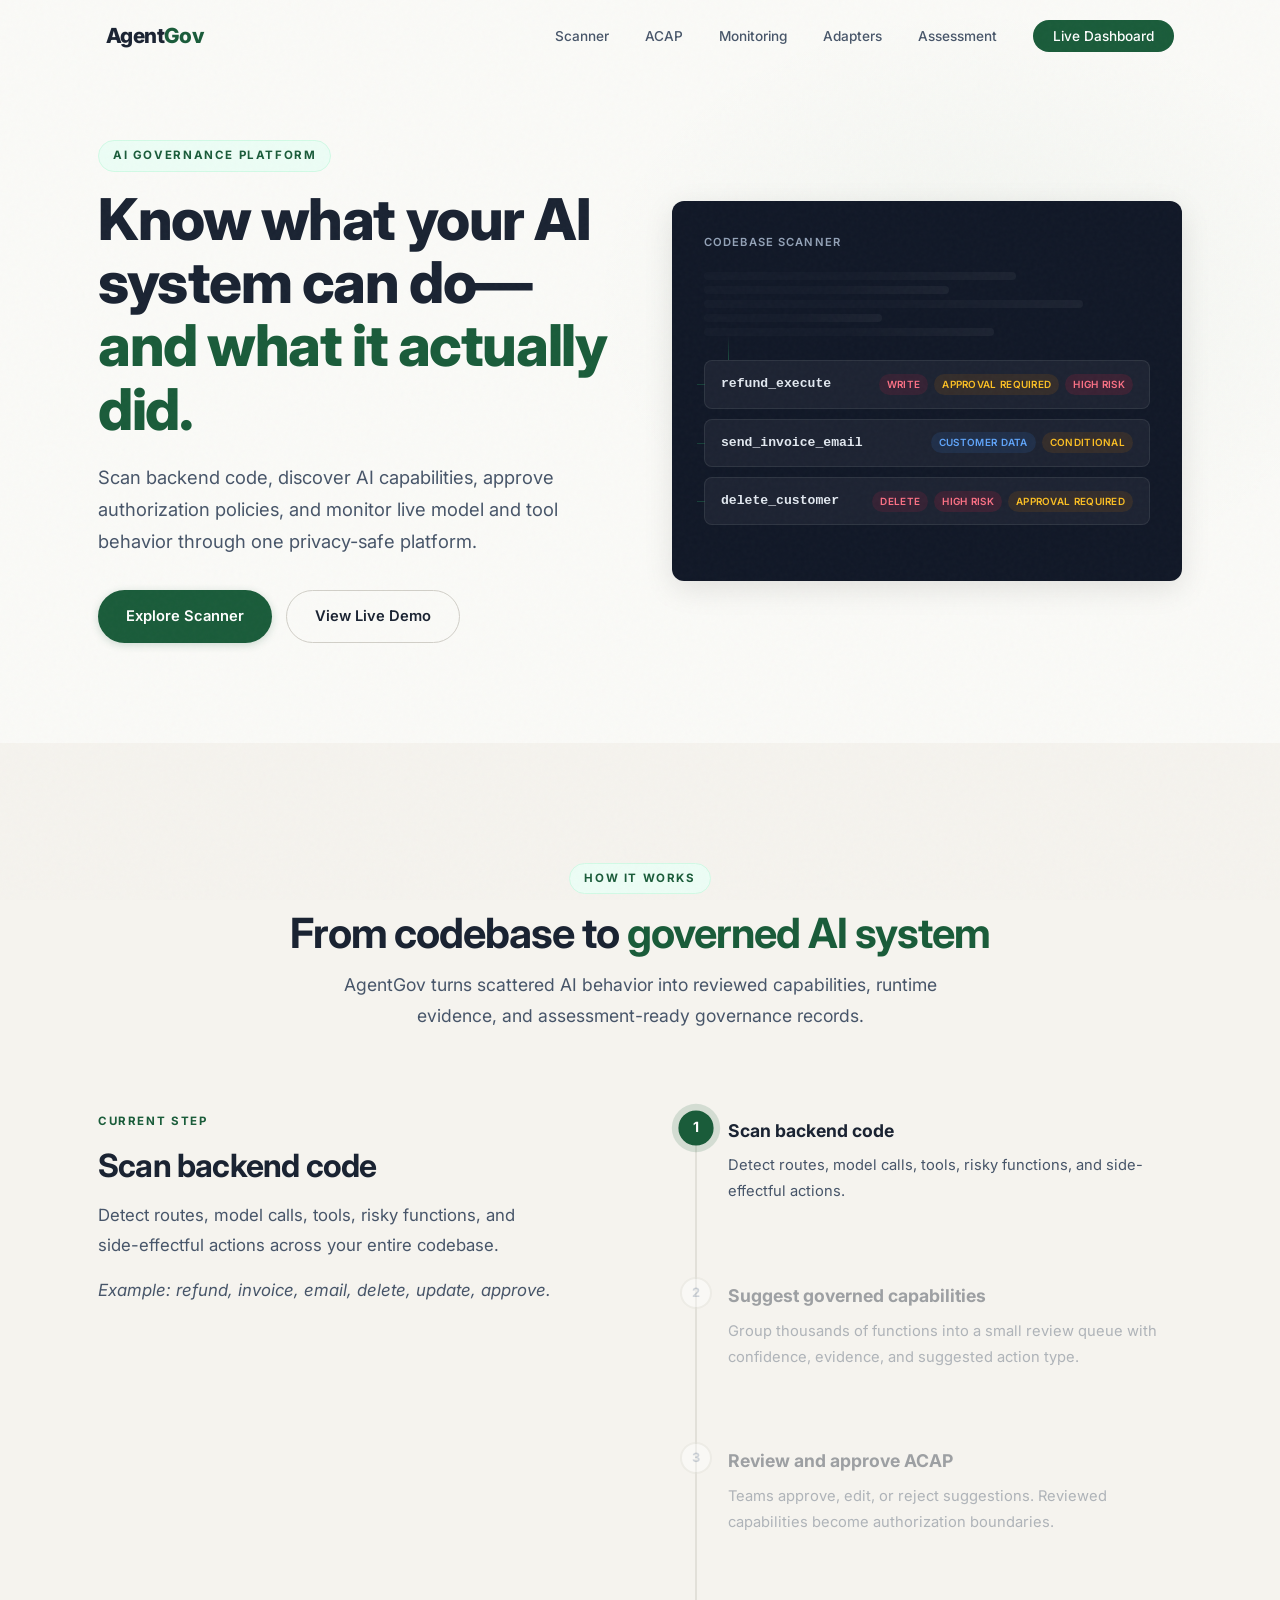
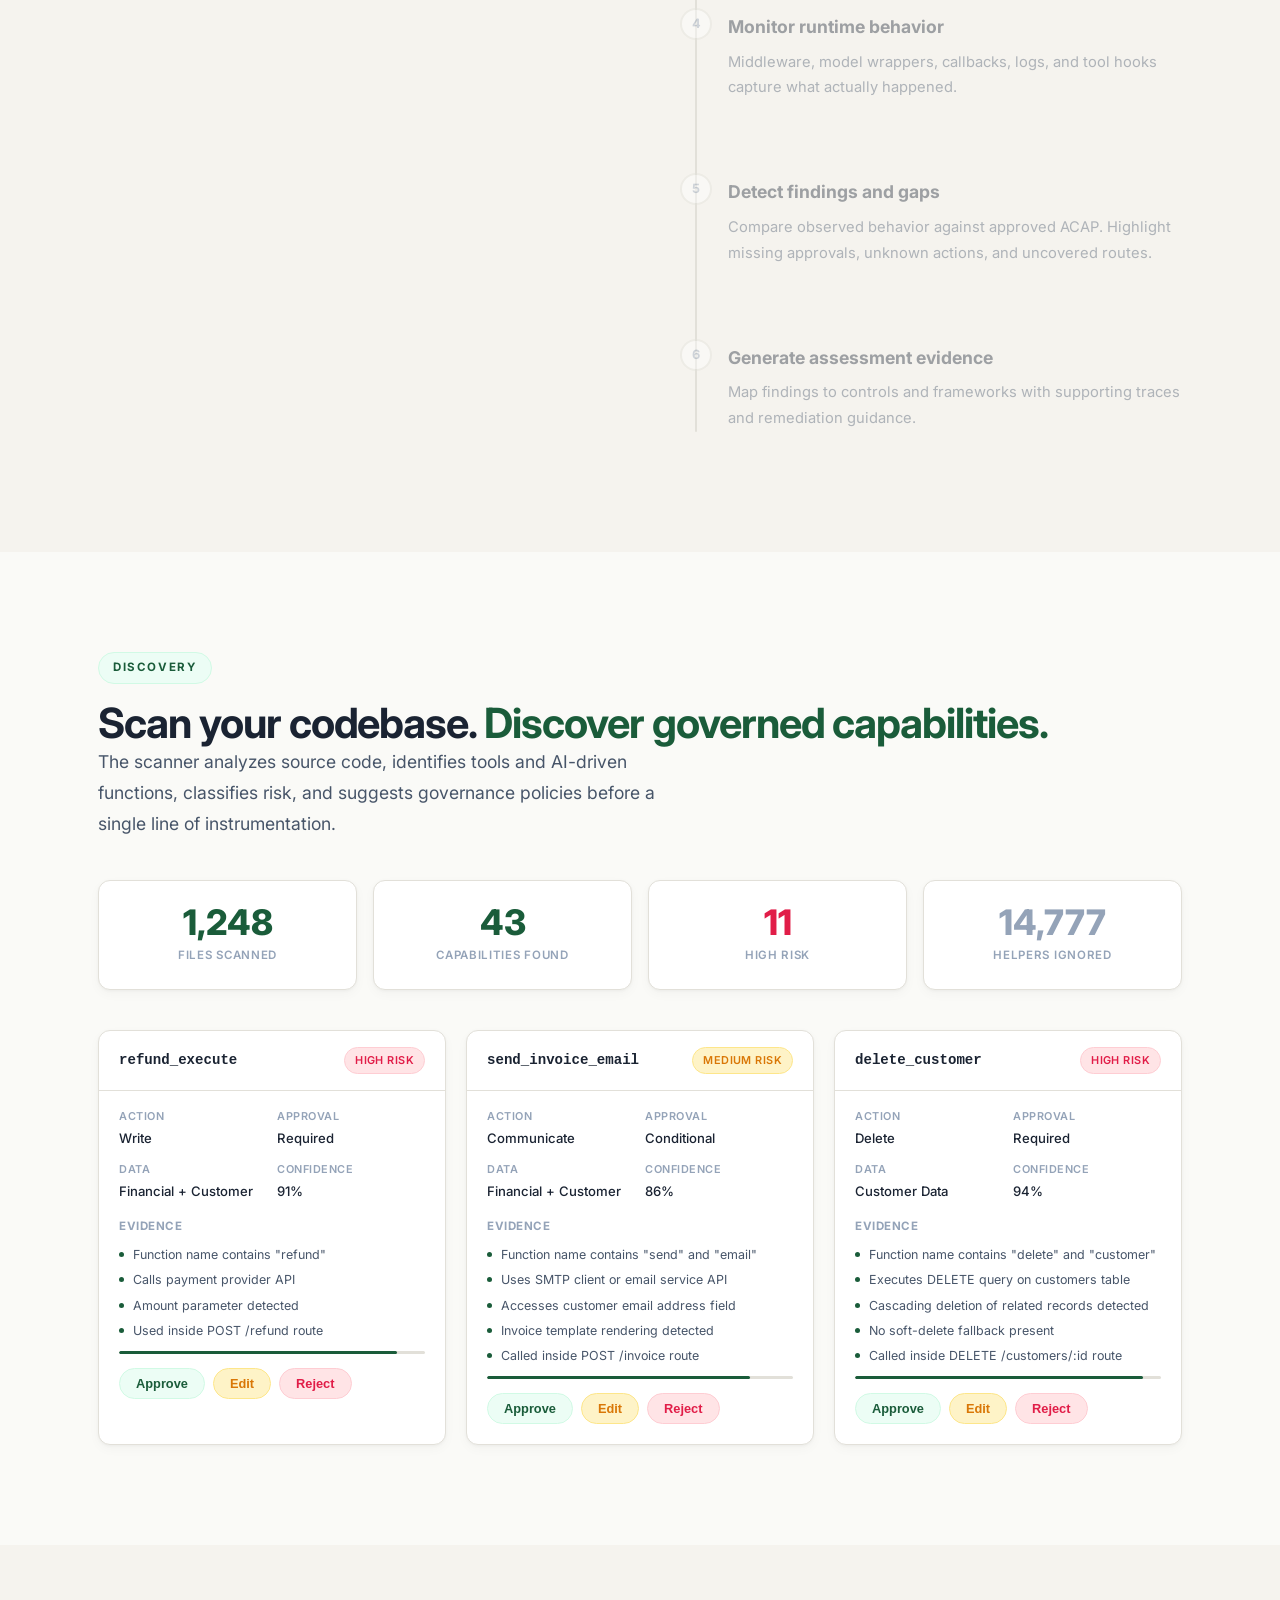
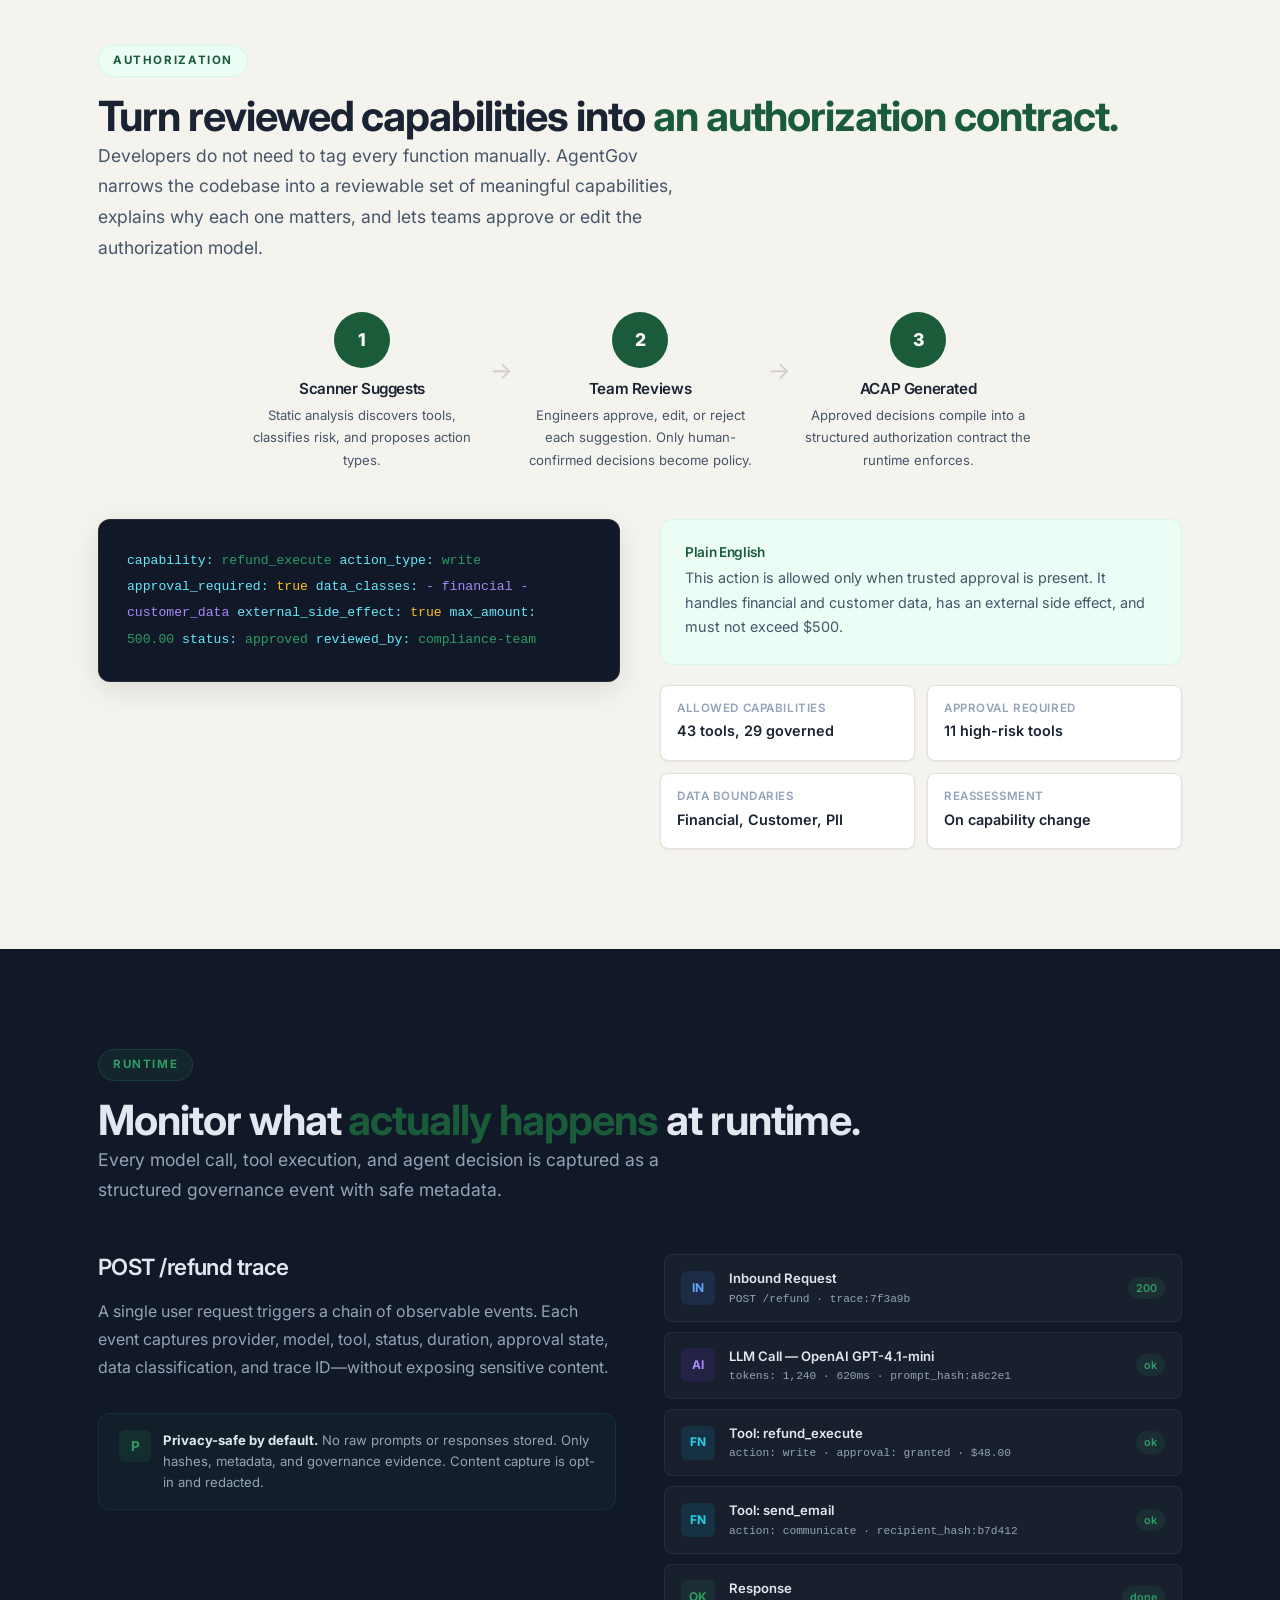
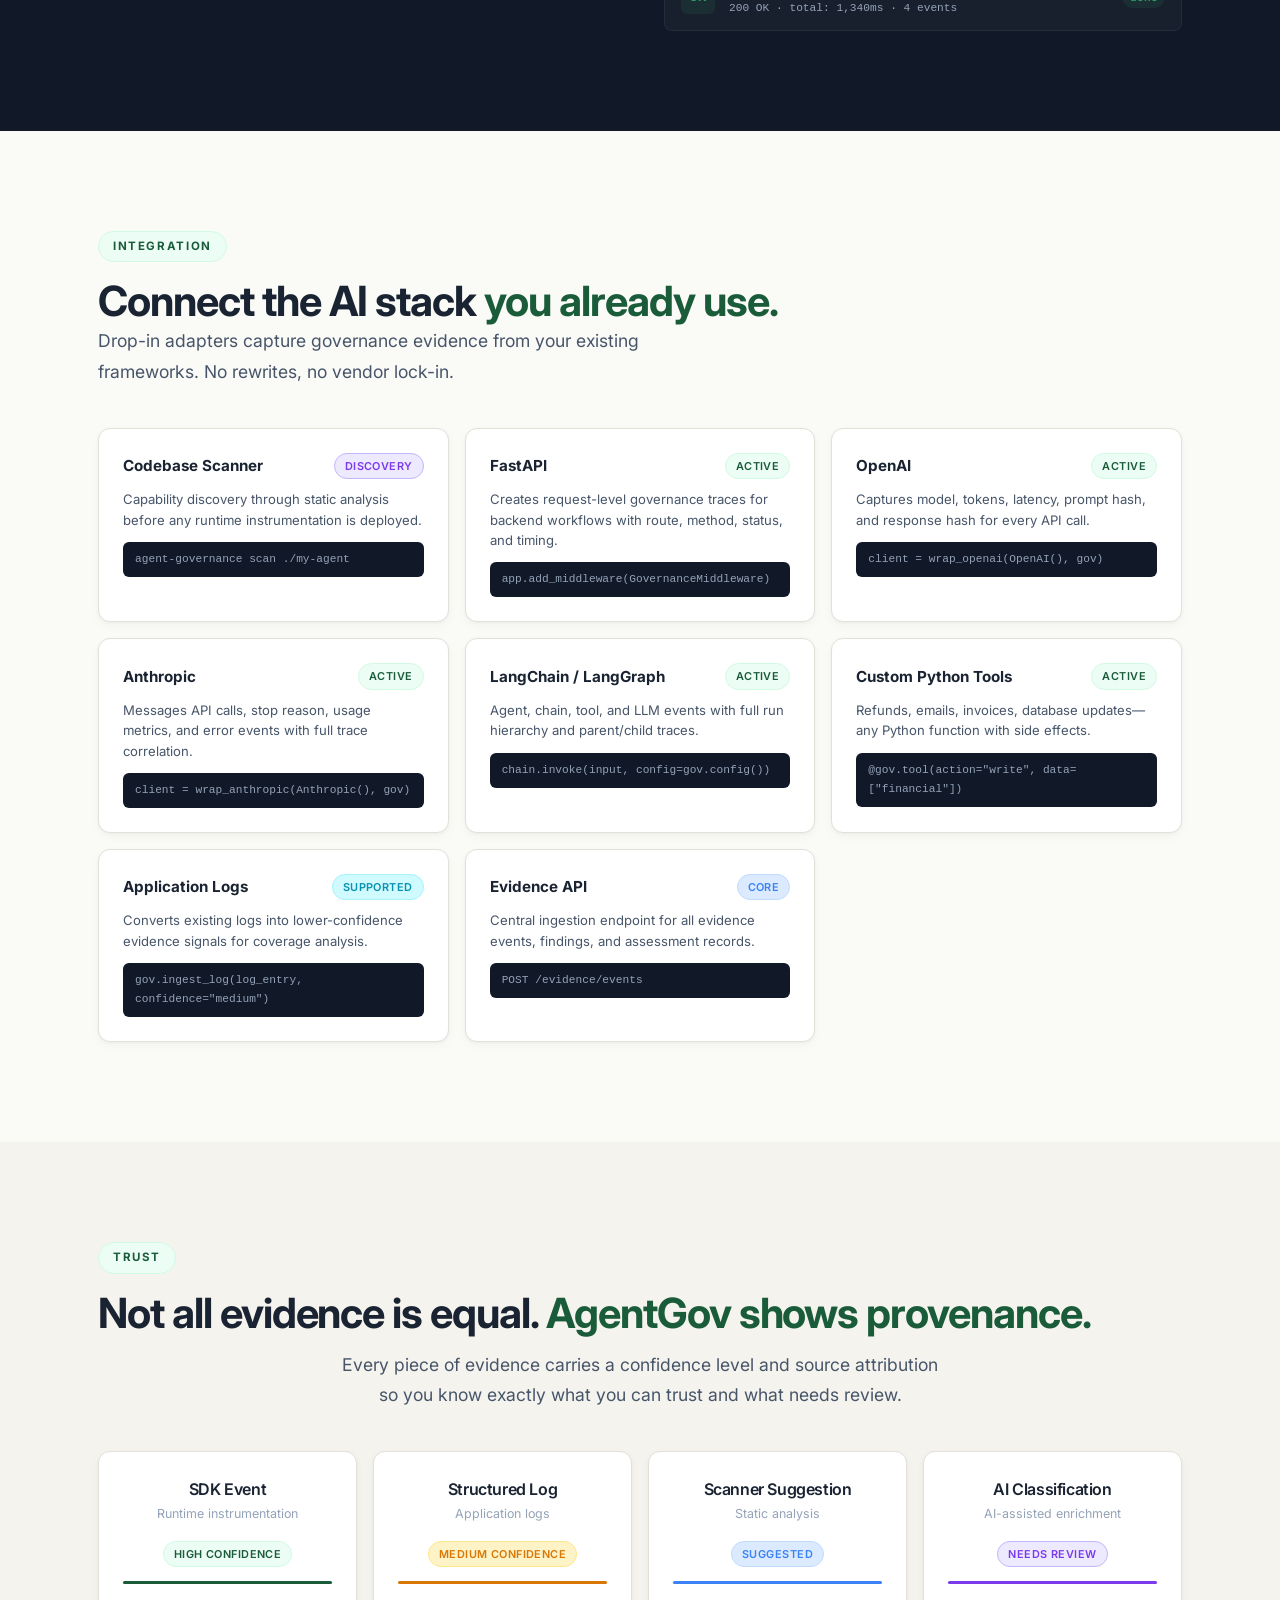
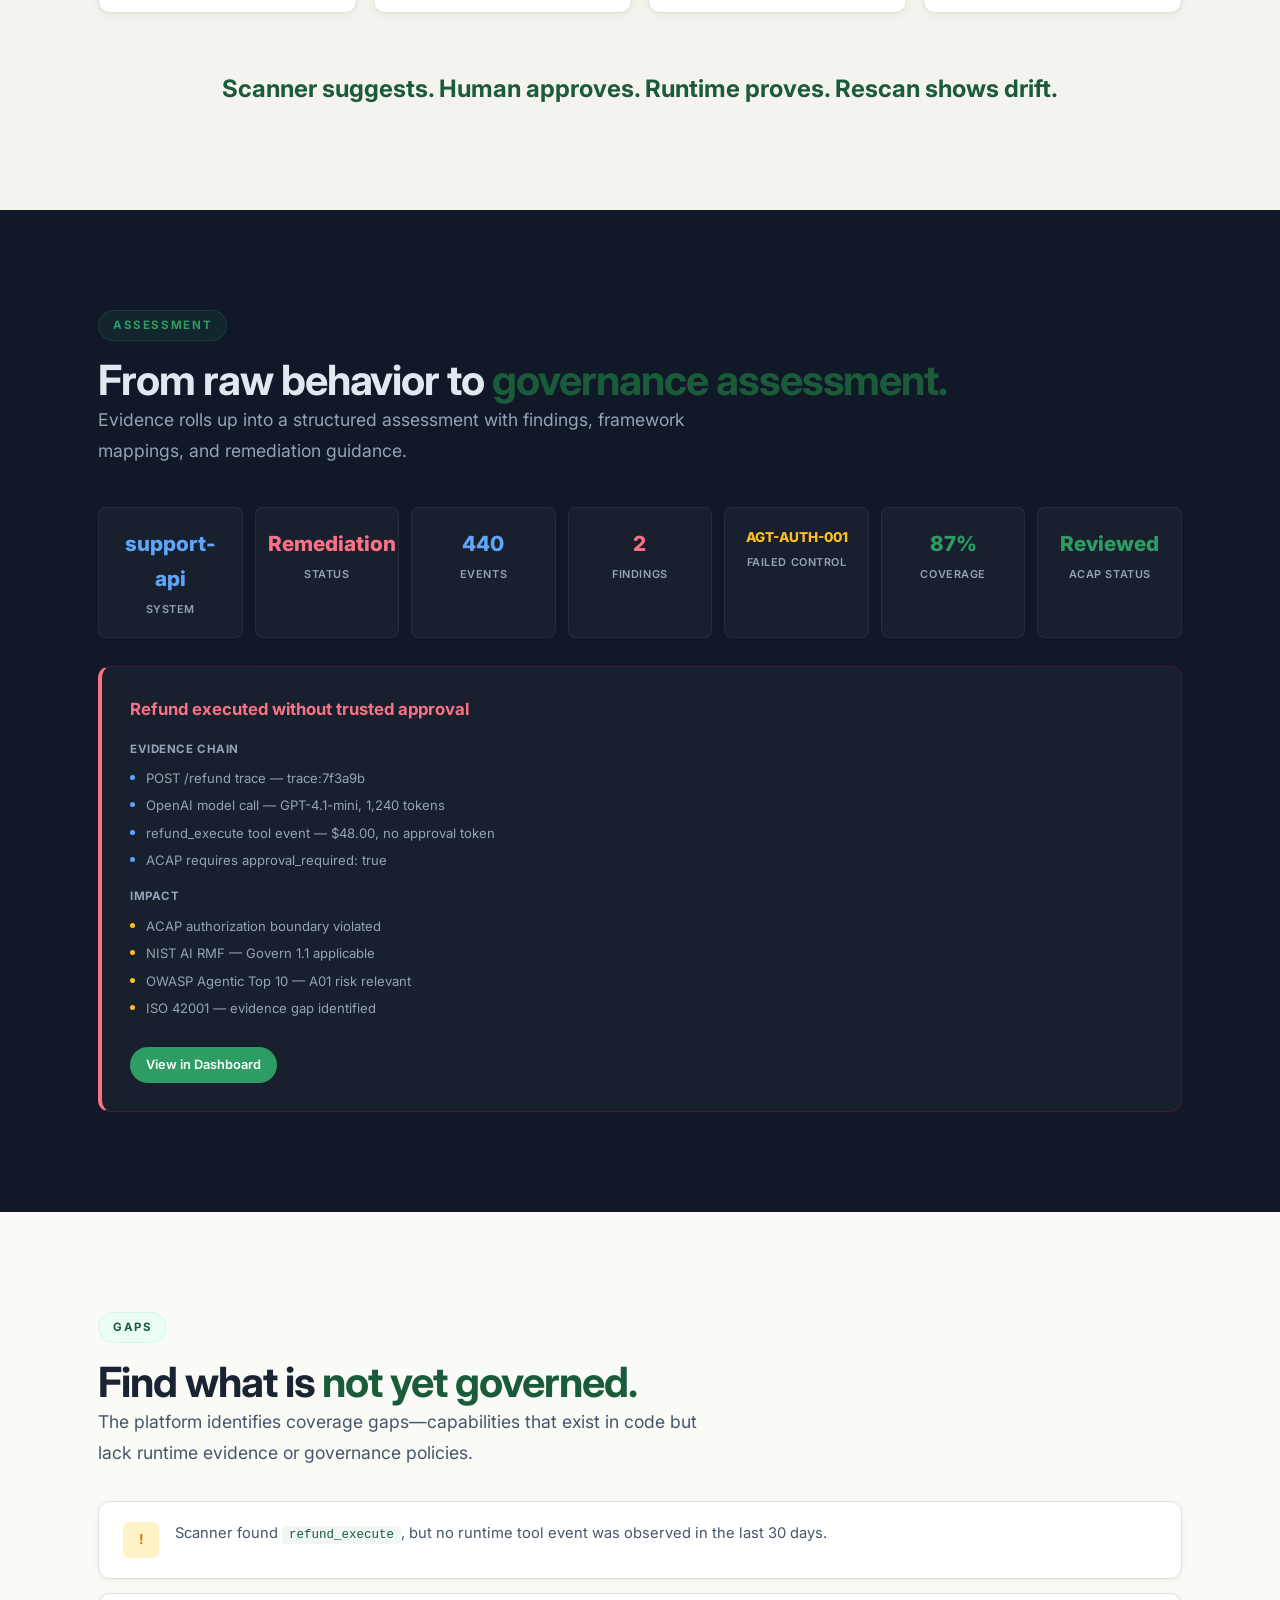
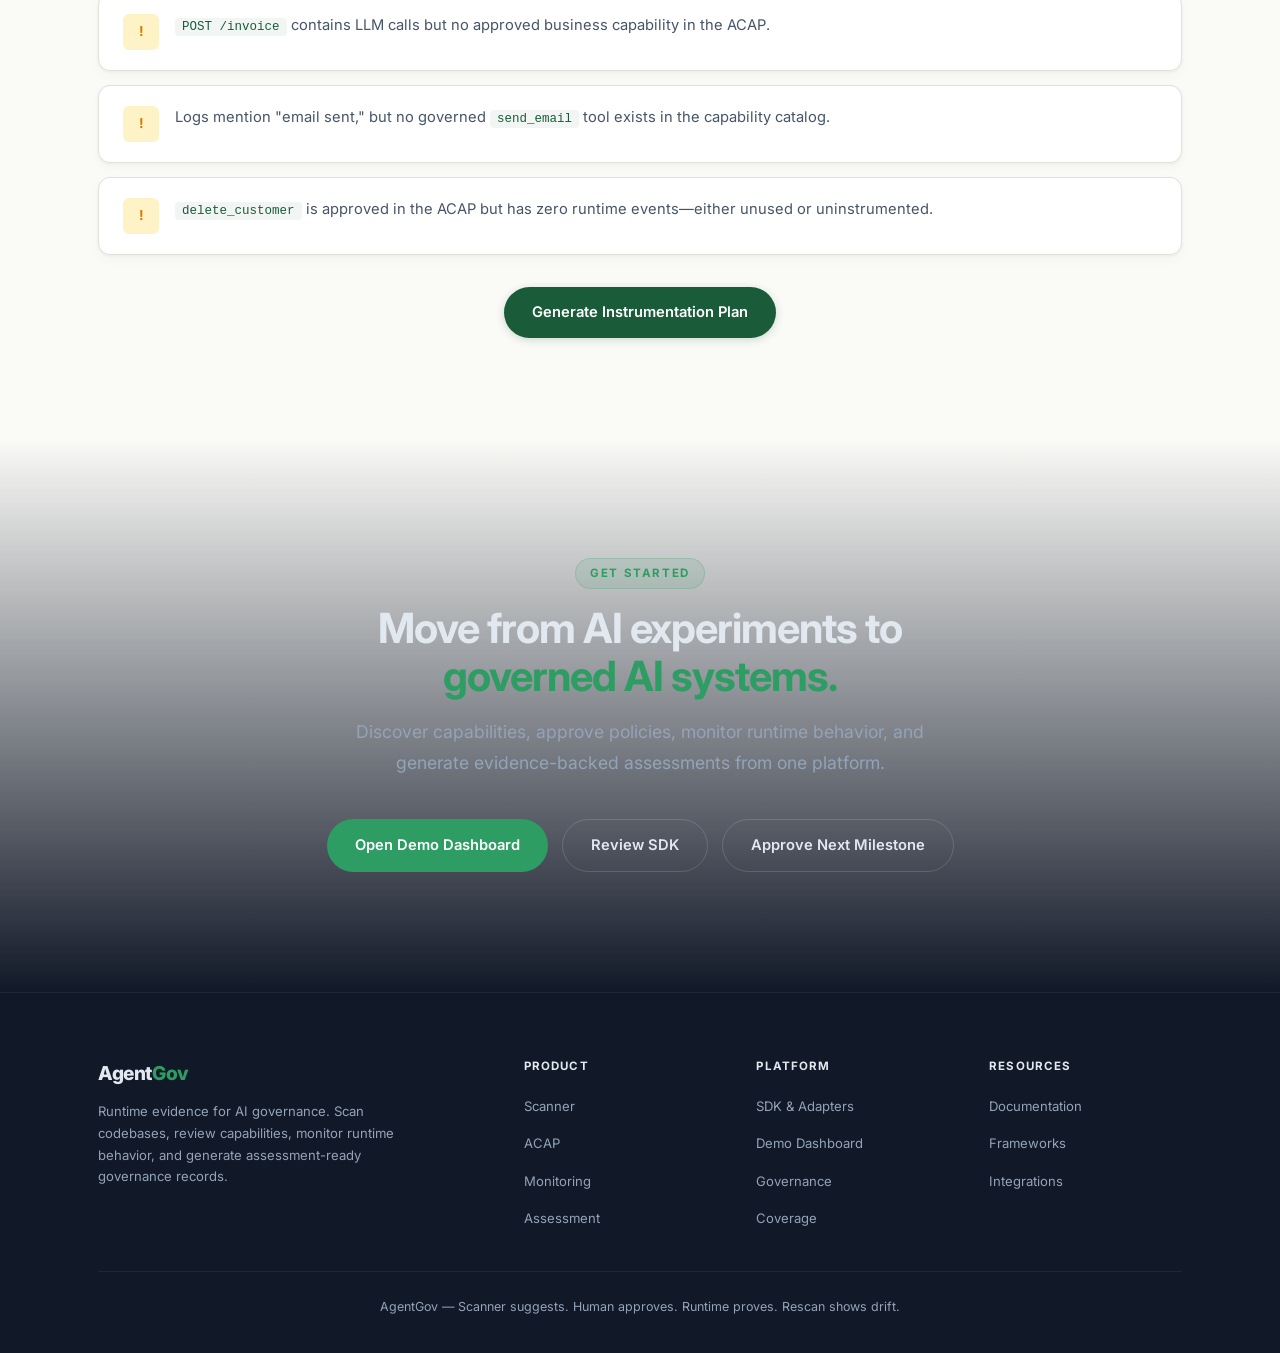
<file: vercel-site/index.html>
<!doctype html>
<html lang="en">
<head>
  <meta charset="utf-8" />
  <meta name="viewport" content="width=device-width, initial-scale=1" />
  <title>AgentGov — Runtime Evidence for AI Governance</title>
  <meta name="description" content="Scan your backend, discover AI capabilities, review authorization policies, monitor live model/tool behavior, and generate evidence-backed assessments." />
  <link rel="preconnect" href="https://fonts.googleapis.com" />
  <link rel="preconnect" href="https://fonts.gstatic.com" crossorigin />
  <link href="https://fonts.googleapis.com/css2?family=Inter:wght@400;500;600;700;800;900&display=swap" rel="stylesheet" />
  <link rel="stylesheet" href="./assets/styles.css" />
  <link rel="icon" type="image/svg+xml" href="./assets/favicon.svg" />
  <link rel="canonical" href="./" />
  <meta name="theme-color" content="#1a5c3a" />
  <meta property="og:type" content="website" />
  <meta property="og:title" content="AgentGov — Runtime Evidence for AI Governance" />
  <meta property="og:description" content="Scanner suggests. Human approves. Runtime proves. Rescan shows drift." />
  <meta property="og:site_name" content="AgentGov" />
  <meta name="twitter:card" content="summary_large_image" />
  <meta name="twitter:title" content="AgentGov — Runtime Evidence for AI Governance" />
  <meta name="twitter:description" content="Scanner suggests. Human approves. Runtime proves. Rescan shows drift." />
</head>
<body>

<!-- ============================================================
     Navigation
     ============================================================ -->
<nav id="mainNav" class="nav">
  <div class="nav-inner">
    <a href="#hero" class="nav-logo">Agent<span>Gov</span></a>
    <ul id="navLinks" class="nav-links">
      <li><a href="#scanner">Scanner</a></li>
      <li><a href="#acap">ACAP</a></li>
      <li><a href="#monitoring">Monitoring</a></li>
      <li><a href="#adapters">Adapters</a></li>
      <li><a href="#assessment">Assessment</a></li>
      <li><a href="./dashboard.html" class="nav-cta">Live Dashboard</a></li>
    </ul>
    <button id="navHamburger" class="nav-hamburger" aria-label="Toggle navigation">
      <span></span><span></span><span></span>
    </button>
  </div>
</nav>

<!-- ============================================================
     Section 1: Hero
     ============================================================ -->
<section id="hero" class="hero-section">
  <div class="container">
    <div class="hero-grid">
      <div class="hero-text">
        <span class="section-label">AI Governance Platform</span>
        <h1>Know what your AI system can do&mdash;<br /><span class="accent-text">and what it actually did.</span></h1>
        <p class="hero-tagline">
          Scan backend code, discover AI capabilities, approve authorization policies, and monitor live model and tool behavior through one privacy-safe platform.
        </p>
        <div class="hero-ctas">
          <a href="#scanner" class="btn btn-primary">Explore Scanner</a>
          <a href="./dashboard.html" class="btn btn-secondary">View Live Demo</a>
        </div>
      </div>

      <!-- Scanner visual (dark developer accent) -->
      <div class="hero-visual" data-reveal>
        <div class="hero-scan-beam"></div>
        <div class="hero-visual-label">Codebase Scanner</div>
        <div class="hero-code-lines">
          <div class="hero-code-line"></div>
          <div class="hero-code-line"></div>
          <div class="hero-code-line"></div>
          <div class="hero-code-line"></div>
          <div class="hero-code-line"></div>
        </div>
        <div class="hero-capability-cards">
          <div class="hero-cap-card">
            <span class="hero-cap-name">refund_execute</span>
            <div class="hero-cap-pills">
              <span class="hero-pill hero-pill-write">Write</span>
              <span class="hero-pill hero-pill-approval">Approval Required</span>
              <span class="hero-pill hero-pill-risk">High Risk</span>
            </div>
          </div>
          <div class="hero-cap-card">
            <span class="hero-cap-name">send_invoice_email</span>
            <div class="hero-cap-pills">
              <span class="hero-pill hero-pill-data">Customer Data</span>
              <span class="hero-pill hero-pill-approval">Conditional</span>
            </div>
          </div>
          <div class="hero-cap-card">
            <span class="hero-cap-name">delete_customer</span>
            <div class="hero-cap-pills">
              <span class="hero-pill hero-pill-write">Delete</span>
              <span class="hero-pill hero-pill-risk">High Risk</span>
              <span class="hero-pill hero-pill-approval">Approval Required</span>
            </div>
          </div>
        </div>
      </div>
    </div>
  </div>
</section>

<!-- ============================================================
     Section 2: Scroll Timeline — "How it works"
     ============================================================ -->
<section id="timeline" class="timeline-section">
  <div class="container">
    <div class="timeline-header">
      <span class="section-label">How It Works</span>
      <h2>From codebase to <span class="accent-text">governed AI system</span></h2>
      <p class="section-subtitle section-subtitle-center">
        AgentGov turns scattered AI behavior into reviewed capabilities, runtime evidence, and assessment-ready governance records.
      </p>
    </div>

    <div class="timeline-container">
      <!-- Left: sticky context text -->
      <div class="timeline-sticky" id="timelineStickyText">
        <div class="timeline-sticky-label">Current Step</div>
        <h3 id="stickyTitle">Scan backend code</h3>
        <p id="stickyDesc">Detect routes, model calls, tools, risky functions, and side-effectful actions across your entire codebase.</p>
        <p class="timeline-sticky-example" id="stickyExample">Example: refund, invoice, email, delete, update, approve.</p>
      </div>

      <!-- Right: vertical timeline track -->
      <div class="timeline-track" id="timelineTrack">
        <div class="timeline-progress" id="timelineProgress"></div>

        <div class="timeline-step active" data-step="0">
          <div class="timeline-circle">1</div>
          <div class="timeline-step-title">Scan backend code</div>
          <div class="timeline-step-desc">Detect routes, model calls, tools, risky functions, and side-effectful actions.</div>
        </div>

        <div class="timeline-step" data-step="1">
          <div class="timeline-circle">2</div>
          <div class="timeline-step-title">Suggest governed capabilities</div>
          <div class="timeline-step-desc">Group thousands of functions into a small review queue with confidence, evidence, and suggested action type.</div>
        </div>

        <div class="timeline-step" data-step="2">
          <div class="timeline-circle">3</div>
          <div class="timeline-step-title">Review and approve ACAP</div>
          <div class="timeline-step-desc">Teams approve, edit, or reject suggestions. Reviewed capabilities become authorization boundaries.</div>
        </div>

        <div class="timeline-step" data-step="3">
          <div class="timeline-circle">4</div>
          <div class="timeline-step-title">Monitor runtime behavior</div>
          <div class="timeline-step-desc">Middleware, model wrappers, callbacks, logs, and tool hooks capture what actually happened.</div>
        </div>

        <div class="timeline-step" data-step="4">
          <div class="timeline-circle">5</div>
          <div class="timeline-step-title">Detect findings and gaps</div>
          <div class="timeline-step-desc">Compare observed behavior against approved ACAP. Highlight missing approvals, unknown actions, and uncovered routes.</div>
        </div>

        <div class="timeline-step" data-step="5">
          <div class="timeline-circle">6</div>
          <div class="timeline-step-title">Generate assessment evidence</div>
          <div class="timeline-step-desc">Map findings to controls and frameworks with supporting traces and remediation guidance.</div>
        </div>
      </div>
    </div>
  </div>
</section>

<!-- ============================================================
     Section 3: Scanner Discovery
     ============================================================ -->
<section id="scanner" class="section section-warm" data-reveal>
  <div class="container">
    <span class="section-label">Discovery</span>
    <h2>Scan your codebase. <span class="accent-text">Discover governed capabilities.</span></h2>
    <p class="section-subtitle" style="margin-bottom: 40px;">The scanner analyzes source code, identifies tools and AI-driven functions, classifies risk, and suggests governance policies before a single line of instrumentation.</p>

    <div class="scanner-stats" data-reveal data-reveal-delay="1">
      <div class="stat-card">
        <div class="stat-value text-green">1,248</div>
        <div class="stat-label">Files Scanned</div>
      </div>
      <div class="stat-card">
        <div class="stat-value text-green">43</div>
        <div class="stat-label">Capabilities Found</div>
      </div>
      <div class="stat-card">
        <div class="stat-value text-rose">11</div>
        <div class="stat-label">High Risk</div>
      </div>
      <div class="stat-card">
        <div class="stat-value text-muted">14,777</div>
        <div class="stat-label">Helpers Ignored</div>
      </div>
    </div>

    <div class="capability-cards-grid" data-reveal data-reveal-delay="2">
      <!-- Capability card: refund_execute -->
      <div class="capability-card expanded">
        <div class="capability-header">
          <span class="capability-name">refund_execute</span>
          <span class="badge badge-high">High Risk</span>
        </div>
        <div class="capability-body">
          <div class="capability-meta">
            <div class="meta-item">
              <span class="meta-label">Action</span>
              <span class="meta-value">Write</span>
            </div>
            <div class="meta-item">
              <span class="meta-label">Approval</span>
              <span class="meta-value">Required</span>
            </div>
            <div class="meta-item">
              <span class="meta-label">Data</span>
              <span class="meta-value">Financial + Customer</span>
            </div>
            <div class="meta-item">
              <span class="meta-label">Confidence</span>
              <span class="meta-value">91%</span>
            </div>
          </div>
          <div class="capability-evidence">
            <h5>Evidence</h5>
            <ul class="evidence-list">
              <li>Function name contains "refund"</li>
              <li>Calls payment provider API</li>
              <li>Amount parameter detected</li>
              <li>Used inside POST /refund route</li>
            </ul>
          </div>
          <div class="confidence-bar"><div class="confidence-fill" style="width: 91%"></div></div>
          <div class="capability-actions">
            <button class="btn btn-sm btn-approve">Approve</button>
            <button class="btn btn-sm btn-edit">Edit</button>
            <button class="btn btn-sm btn-reject">Reject</button>
          </div>
        </div>
      </div>

      <!-- Capability card: send_invoice_email -->
      <div class="capability-card expanded">
        <div class="capability-header">
          <span class="capability-name">send_invoice_email</span>
          <span class="badge badge-medium">Medium Risk</span>
        </div>
        <div class="capability-body">
          <div class="capability-meta">
            <div class="meta-item">
              <span class="meta-label">Action</span>
              <span class="meta-value">Communicate</span>
            </div>
            <div class="meta-item">
              <span class="meta-label">Approval</span>
              <span class="meta-value">Conditional</span>
            </div>
            <div class="meta-item">
              <span class="meta-label">Data</span>
              <span class="meta-value">Financial + Customer</span>
            </div>
            <div class="meta-item">
              <span class="meta-label">Confidence</span>
              <span class="meta-value">86%</span>
            </div>
          </div>
          <div class="capability-evidence">
            <h5>Evidence</h5>
            <ul class="evidence-list">
              <li>Function name contains "send" and "email"</li>
              <li>Uses SMTP client or email service API</li>
              <li>Accesses customer email address field</li>
              <li>Invoice template rendering detected</li>
              <li>Called inside POST /invoice route</li>
            </ul>
          </div>
          <div class="confidence-bar"><div class="confidence-fill" style="width: 86%"></div></div>
          <div class="capability-actions">
            <button class="btn btn-sm btn-approve">Approve</button>
            <button class="btn btn-sm btn-edit">Edit</button>
            <button class="btn btn-sm btn-reject">Reject</button>
          </div>
        </div>
      </div>

      <!-- Capability card: delete_customer -->
      <div class="capability-card expanded">
        <div class="capability-header">
          <span class="capability-name">delete_customer</span>
          <span class="badge badge-high">High Risk</span>
        </div>
        <div class="capability-body">
          <div class="capability-meta">
            <div class="meta-item">
              <span class="meta-label">Action</span>
              <span class="meta-value">Delete</span>
            </div>
            <div class="meta-item">
              <span class="meta-label">Approval</span>
              <span class="meta-value">Required</span>
            </div>
            <div class="meta-item">
              <span class="meta-label">Data</span>
              <span class="meta-value">Customer Data</span>
            </div>
            <div class="meta-item">
              <span class="meta-label">Confidence</span>
              <span class="meta-value">94%</span>
            </div>
          </div>
          <div class="capability-evidence">
            <h5>Evidence</h5>
            <ul class="evidence-list">
              <li>Function name contains "delete" and "customer"</li>
              <li>Executes DELETE query on customers table</li>
              <li>Cascading deletion of related records detected</li>
              <li>No soft-delete fallback present</li>
              <li>Called inside DELETE /customers/:id route</li>
            </ul>
          </div>
          <div class="confidence-bar"><div class="confidence-fill" style="width: 94%"></div></div>
          <div class="capability-actions">
            <button class="btn btn-sm btn-approve">Approve</button>
            <button class="btn btn-sm btn-edit">Edit</button>
            <button class="btn btn-sm btn-reject">Reject</button>
          </div>
        </div>
      </div>
    </div>
  </div>
</section>

<!-- ============================================================
     Section 4: Review to ACAP
     ============================================================ -->
<section id="acap" class="section section-ivory" data-reveal>
  <div class="container">
    <span class="section-label">Authorization</span>
    <h2>Turn reviewed capabilities into <span class="accent-text">an authorization contract.</span></h2>
    <p class="section-subtitle">Developers do not need to tag every function manually. AgentGov narrows the codebase into a reviewable set of meaningful capabilities, explains why each one matters, and lets teams approve or edit the authorization model.</p>

    <!-- 3-step flow -->
    <div class="review-flow-visual" data-reveal data-reveal-delay="1">
      <div class="review-flow-step">
        <div class="review-flow-circle">1</div>
        <h4>Scanner Suggests</h4>
        <p>Static analysis discovers tools, classifies risk, and proposes action types.</p>
      </div>
      <div class="review-flow-arrow">&rarr;</div>
      <div class="review-flow-step">
        <div class="review-flow-circle">2</div>
        <h4>Team Reviews</h4>
        <p>Engineers approve, edit, or reject each suggestion. Only human-confirmed decisions become policy.</p>
      </div>
      <div class="review-flow-arrow">&rarr;</div>
      <div class="review-flow-step">
        <div class="review-flow-circle">3</div>
        <h4>ACAP Generated</h4>
        <p>Approved decisions compile into a structured authorization contract the runtime enforces.</p>
      </div>
    </div>

    <!-- ACAP detail -->
    <div class="acap-grid" data-reveal data-reveal-delay="2">
      <div class="acap-yaml">
<span class="key">capability:</span> <span class="value">refund_execute</span>
<span class="key">action_type:</span> <span class="value">write</span>
<span class="key">approval_required:</span> <span class="bool">true</span>
<span class="key">data_classes:</span>
  <span class="list-item">- financial</span>
  <span class="list-item">- customer_data</span>
<span class="key">external_side_effect:</span> <span class="bool">true</span>
<span class="key">max_amount:</span> <span class="value">500.00</span>
<span class="key">status:</span> <span class="value">approved</span>
<span class="key">reviewed_by:</span> <span class="value">compliance-team</span>
      </div>

      <div>
        <div class="acap-english">
          <h4>Plain English</h4>
          <p>This action is allowed only when trusted approval is present. It handles financial and customer data, has an external side effect, and must not exceed $500.</p>
        </div>
        <div class="acap-summary-grid">
          <div class="acap-summary-card">
            <h4>Allowed Capabilities</h4>
            <p>43 tools, 29 governed</p>
          </div>
          <div class="acap-summary-card">
            <h4>Approval Required</h4>
            <p>11 high-risk tools</p>
          </div>
          <div class="acap-summary-card">
            <h4>Data Boundaries</h4>
            <p>Financial, Customer, PII</p>
          </div>
          <div class="acap-summary-card">
            <h4>Reassessment</h4>
            <p>On capability change</p>
          </div>
        </div>
      </div>
    </div>
  </div>
</section>

<!-- ============================================================
     Section 5: Runtime Monitoring — dark developer accent
     ============================================================ -->
<section id="monitoring" class="section section-dark" data-reveal>
  <div class="container">
    <span class="section-label section-label-dark">Runtime</span>
    <h2>Monitor what <span class="accent-text">actually happens</span> at runtime.</h2>
    <p class="section-subtitle" style="margin-bottom: 48px;">Every model call, tool execution, and agent decision is captured as a structured governance event with safe metadata.</p>

    <div class="monitoring-grid">
      <div class="monitoring-text">
        <h3>POST /refund trace</h3>
        <p>
          A single user request triggers a chain of observable events. Each event captures provider, model, tool, status, duration, approval state, data classification, and trace ID&mdash;without exposing sensitive content.
        </p>

        <div class="privacy-badge" data-reveal data-reveal-delay="2">
          <div class="privacy-badge-icon">P</div>
          <p><strong>Privacy-safe by default.</strong> No raw prompts or responses stored. Only hashes, metadata, and governance evidence. Content capture is opt-in and redacted.</p>
        </div>
      </div>

      <div class="event-stream" data-reveal data-reveal-delay="1">
        <div class="event-card">
          <div class="event-icon request">IN</div>
          <div class="event-details">
            <div class="event-name">Inbound Request</div>
            <div class="event-meta">POST /refund &middot; trace:7f3a9b</div>
          </div>
          <span class="event-status ok">200</span>
        </div>

        <div class="event-card">
          <div class="event-icon llm">AI</div>
          <div class="event-details">
            <div class="event-name">LLM Call &mdash; OpenAI GPT-4.1-mini</div>
            <div class="event-meta">tokens: 1,240 &middot; 620ms &middot; prompt_hash:a8c2e1</div>
          </div>
          <span class="event-status ok">ok</span>
        </div>

        <div class="event-card">
          <div class="event-icon tool">FN</div>
          <div class="event-details">
            <div class="event-name">Tool: refund_execute</div>
            <div class="event-meta">action: write &middot; approval: granted &middot; $48.00</div>
          </div>
          <span class="event-status ok">ok</span>
        </div>

        <div class="event-card">
          <div class="event-icon tool">FN</div>
          <div class="event-details">
            <div class="event-name">Tool: send_email</div>
            <div class="event-meta">action: communicate &middot; recipient_hash:b7d412</div>
          </div>
          <span class="event-status ok">ok</span>
        </div>

        <div class="event-card">
          <div class="event-icon response">OK</div>
          <div class="event-details">
            <div class="event-name">Response</div>
            <div class="event-meta">200 OK &middot; total: 1,340ms &middot; 4 events</div>
          </div>
          <span class="event-status ok">done</span>
        </div>
      </div>
    </div>
  </div>
</section>

<!-- ============================================================
     Section 6: Adapters
     ============================================================ -->
<section id="adapters" class="section section-warm" data-reveal>
  <div class="container">
    <span class="section-label">Integration</span>
    <h2>Connect the AI stack <span class="accent-text">you already use.</span></h2>
    <p class="section-subtitle">Drop-in adapters capture governance evidence from your existing frameworks. No rewrites, no vendor lock-in.</p>

    <div class="adapter-grid" data-reveal data-reveal-delay="1">
      <div class="adapter-card">
        <div class="adapter-header">
          <span class="adapter-name">Codebase Scanner</span>
          <span class="badge badge-violet">Discovery</span>
        </div>
        <p class="adapter-purpose">Capability discovery through static analysis before any runtime instrumentation is deployed.</p>
        <div class="adapter-code">agent-governance scan ./my-agent</div>
      </div>

      <div class="adapter-card">
        <div class="adapter-header">
          <span class="adapter-name">FastAPI</span>
          <span class="badge badge-low">Active</span>
        </div>
        <p class="adapter-purpose">Creates request-level governance traces for backend workflows with route, method, status, and timing.</p>
        <div class="adapter-code">app.add_middleware(GovernanceMiddleware)</div>
      </div>

      <div class="adapter-card">
        <div class="adapter-header">
          <span class="adapter-name">OpenAI</span>
          <span class="badge badge-low">Active</span>
        </div>
        <p class="adapter-purpose">Captures model, tokens, latency, prompt hash, and response hash for every API call.</p>
        <div class="adapter-code">client = wrap_openai(OpenAI(), gov)</div>
      </div>

      <div class="adapter-card">
        <div class="adapter-header">
          <span class="adapter-name">Anthropic</span>
          <span class="badge badge-low">Active</span>
        </div>
        <p class="adapter-purpose">Messages API calls, stop reason, usage metrics, and error events with full trace correlation.</p>
        <div class="adapter-code">client = wrap_anthropic(Anthropic(), gov)</div>
      </div>

      <div class="adapter-card">
        <div class="adapter-header">
          <span class="adapter-name">LangChain / LangGraph</span>
          <span class="badge badge-low">Active</span>
        </div>
        <p class="adapter-purpose">Agent, chain, tool, and LLM events with full run hierarchy and parent/child traces.</p>
        <div class="adapter-code">chain.invoke(input, config=gov.config())</div>
      </div>

      <div class="adapter-card">
        <div class="adapter-header">
          <span class="adapter-name">Custom Python Tools</span>
          <span class="badge badge-low">Active</span>
        </div>
        <p class="adapter-purpose">Refunds, emails, invoices, database updates&mdash;any Python function with side effects.</p>
        <div class="adapter-code">@gov.tool(action="write", data=["financial"])</div>
      </div>

      <div class="adapter-card">
        <div class="adapter-header">
          <span class="adapter-name">Application Logs</span>
          <span class="badge badge-cyan">Supported</span>
        </div>
        <p class="adapter-purpose">Converts existing logs into lower-confidence evidence signals for coverage analysis.</p>
        <div class="adapter-code">gov.ingest_log(log_entry, confidence="medium")</div>
      </div>

      <div class="adapter-card">
        <div class="adapter-header">
          <span class="adapter-name">Evidence API</span>
          <span class="badge badge-blue">Core</span>
        </div>
        <p class="adapter-purpose">Central ingestion endpoint for all evidence events, findings, and assessment records.</p>
        <div class="adapter-code">POST /evidence/events</div>
      </div>
    </div>
  </div>
</section>

<!-- ============================================================
     Section 7: Evidence Confidence
     ============================================================ -->
<section id="confidence" class="section section-ivory" data-reveal>
  <div class="container">
    <span class="section-label">Trust</span>
    <h2>Not all evidence is equal. <span class="accent-text">AgentGov shows provenance.</span></h2>
    <p class="section-subtitle section-subtitle-center">Every piece of evidence carries a confidence level and source attribution so you know exactly what you can trust and what needs review.</p>

    <div class="confidence-grid" data-reveal data-reveal-delay="1">
      <div class="confidence-card">
        <h4>SDK Event</h4>
        <p class="source">Runtime instrumentation</p>
        <span class="badge badge-low">High Confidence</span>
        <div class="confidence-indicator high"></div>
      </div>

      <div class="confidence-card">
        <h4>Structured Log</h4>
        <p class="source">Application logs</p>
        <span class="badge badge-medium">Medium Confidence</span>
        <div class="confidence-indicator medium"></div>
      </div>

      <div class="confidence-card">
        <h4>Scanner Suggestion</h4>
        <p class="source">Static analysis</p>
        <span class="badge badge-blue">Suggested</span>
        <div class="confidence-indicator suggested"></div>
      </div>

      <div class="confidence-card">
        <h4>AI Classification</h4>
        <p class="source">AI-assisted enrichment</p>
        <span class="badge badge-violet">Needs Review</span>
        <div class="confidence-indicator review"></div>
      </div>
    </div>

    <div class="philosophy-quote" data-reveal data-reveal-delay="2">
      <span class="accent-text">Scanner suggests. Human approves. Runtime proves. Rescan shows drift.</span>
    </div>
  </div>
</section>

<!-- ============================================================
     Section 8: Assessment Dashboard — dark developer accent
     ============================================================ -->
<section id="assessment" class="section section-dark" data-reveal>
  <div class="container">
    <span class="section-label section-label-dark">Assessment</span>
    <h2>From raw behavior to <span class="accent-text">governance assessment.</span></h2>
    <p class="section-subtitle" style="margin-bottom: 40px;">Evidence rolls up into a structured assessment with findings, framework mappings, and remediation guidance.</p>

    <div class="assessment-kpi-strip" data-reveal data-reveal-delay="1">
      <div class="assessment-kpi">
        <div class="kpi-value" style="color: #60a5fa;">support-api</div>
        <div class="kpi-label">System</div>
      </div>
      <div class="assessment-kpi">
        <div class="kpi-value" style="color: #fb7185;">Remediation</div>
        <div class="kpi-label">Status</div>
      </div>
      <div class="assessment-kpi">
        <div class="kpi-value" style="color: #60a5fa;">440</div>
        <div class="kpi-label">Events</div>
      </div>
      <div class="assessment-kpi">
        <div class="kpi-value" style="color: #fb7185;">2</div>
        <div class="kpi-label">Findings</div>
      </div>
      <div class="assessment-kpi">
        <div class="kpi-value" style="font-size: 0.85rem; color: #fbbf24;">AGT-AUTH-001</div>
        <div class="kpi-label">Failed Control</div>
      </div>
      <div class="assessment-kpi">
        <div class="kpi-value" style="color: var(--green-light);">87%</div>
        <div class="kpi-label">Coverage</div>
      </div>
      <div class="assessment-kpi">
        <div class="kpi-value" style="color: var(--green-light);">Reviewed</div>
        <div class="kpi-label">ACAP Status</div>
      </div>
    </div>

    <div class="finding-card" data-reveal data-reveal-delay="2">
      <div class="finding-title">Refund executed without trusted approval</div>
      <div class="finding-evidence">
        <h5>Evidence Chain</h5>
        <ul>
          <li>POST /refund trace &mdash; trace:7f3a9b</li>
          <li>OpenAI model call &mdash; GPT-4.1-mini, 1,240 tokens</li>
          <li>refund_execute tool event &mdash; $48.00, no approval token</li>
          <li>ACAP requires approval_required: true</li>
        </ul>
      </div>
      <div class="finding-impact">
        <h5>Impact</h5>
        <ul>
          <li>ACAP authorization boundary violated</li>
          <li>NIST AI RMF &mdash; Govern 1.1 applicable</li>
          <li>OWASP Agentic Top 10 &mdash; A01 risk relevant</li>
          <li>ISO 42001 &mdash; evidence gap identified</li>
        </ul>
      </div>
      <a href="./dashboard.html" class="btn btn-sm btn-primary-dark" style="margin-top: 12px;">View in Dashboard</a>
    </div>
  </div>
</section>

<!-- ============================================================
     Section 9: Coverage Gaps
     ============================================================ -->
<section id="coverage" class="section section-warm" data-reveal>
  <div class="container">
    <span class="section-label">Gaps</span>
    <h2>Find what is <span class="accent-text">not yet governed.</span></h2>
    <p class="section-subtitle">The platform identifies coverage gaps&mdash;capabilities that exist in code but lack runtime evidence or governance policies.</p>

    <div class="coverage-list" data-reveal data-reveal-delay="1">
      <div class="coverage-item">
        <div class="coverage-icon">!</div>
        <div class="coverage-text">Scanner found <code>refund_execute</code>, but no runtime tool event was observed in the last 30 days.</div>
      </div>
      <div class="coverage-item">
        <div class="coverage-icon">!</div>
        <div class="coverage-text"><code>POST /invoice</code> contains LLM calls but no approved business capability in the ACAP.</div>
      </div>
      <div class="coverage-item">
        <div class="coverage-icon">!</div>
        <div class="coverage-text">Logs mention "email sent," but no governed <code>send_email</code> tool exists in the capability catalog.</div>
      </div>
      <div class="coverage-item">
        <div class="coverage-icon">!</div>
        <div class="coverage-text"><code>delete_customer</code> is approved in the ACAP but has zero runtime events&mdash;either unused or uninstrumented.</div>
      </div>
    </div>

    <div style="text-align: center;" data-reveal data-reveal-delay="2">
      <a href="#scanner" class="btn btn-primary">Generate Instrumentation Plan</a>
    </div>
  </div>
</section>

<!-- ============================================================
     Section 10: Final CTA
     ============================================================ -->
<section id="cta" class="cta-section" data-reveal>
  <div class="container">
    <div class="cta-content">
      <span class="section-label">Get Started</span>
      <h2>Move from AI experiments to <span class="accent-text">governed AI systems.</span></h2>
      <p class="section-subtitle section-subtitle-center">Discover capabilities, approve policies, monitor runtime behavior, and generate evidence-backed assessments from one platform.</p>
      <div class="cta-buttons">
        <a href="./dashboard.html" class="btn btn-primary-dark">Open Demo Dashboard</a>
        <a href="#adapters" class="btn btn-secondary-dark">Review SDK</a>
        <a href="#scanner" class="btn btn-secondary-dark">Approve Next Milestone</a>
      </div>
    </div>
  </div>
</section>

<!-- ============================================================
     Footer
     ============================================================ -->
<footer class="footer">
  <div class="container">
    <div class="footer-grid">
      <div class="footer-brand">
        <a href="#hero" class="footer-logo">Agent<span>Gov</span></a>
        <p class="footer-desc">Runtime evidence for AI governance. Scan codebases, review capabilities, monitor runtime behavior, and generate assessment-ready governance records.</p>
      </div>
      <div class="footer-col">
        <h5 class="footer-col-title">Product</h5>
        <ul>
          <li><a href="#scanner">Scanner</a></li>
          <li><a href="#acap">ACAP</a></li>
          <li><a href="#monitoring">Monitoring</a></li>
          <li><a href="#assessment">Assessment</a></li>
        </ul>
      </div>
      <div class="footer-col">
        <h5 class="footer-col-title">Platform</h5>
        <ul>
          <li><a href="#adapters">SDK &amp; Adapters</a></li>
          <li><a href="./dashboard.html">Demo Dashboard</a></li>
          <li><a href="#confidence">Governance</a></li>
          <li><a href="#coverage">Coverage</a></li>
        </ul>
      </div>
      <div class="footer-col">
        <h5 class="footer-col-title">Resources</h5>
        <ul>
          <li><a href="#acap">Documentation</a></li>
          <li><a href="#assessment">Frameworks</a></li>
          <li><a href="#adapters">Integrations</a></li>
        </ul>
      </div>
    </div>
    <div class="footer-bottom">
      <p>AgentGov &mdash; Scanner suggests. Human approves. Runtime proves. Rescan shows drift.</p>
    </div>
  </div>
</footer>

<script src="./assets/app.js"></script>
</body>
</html>
</file>
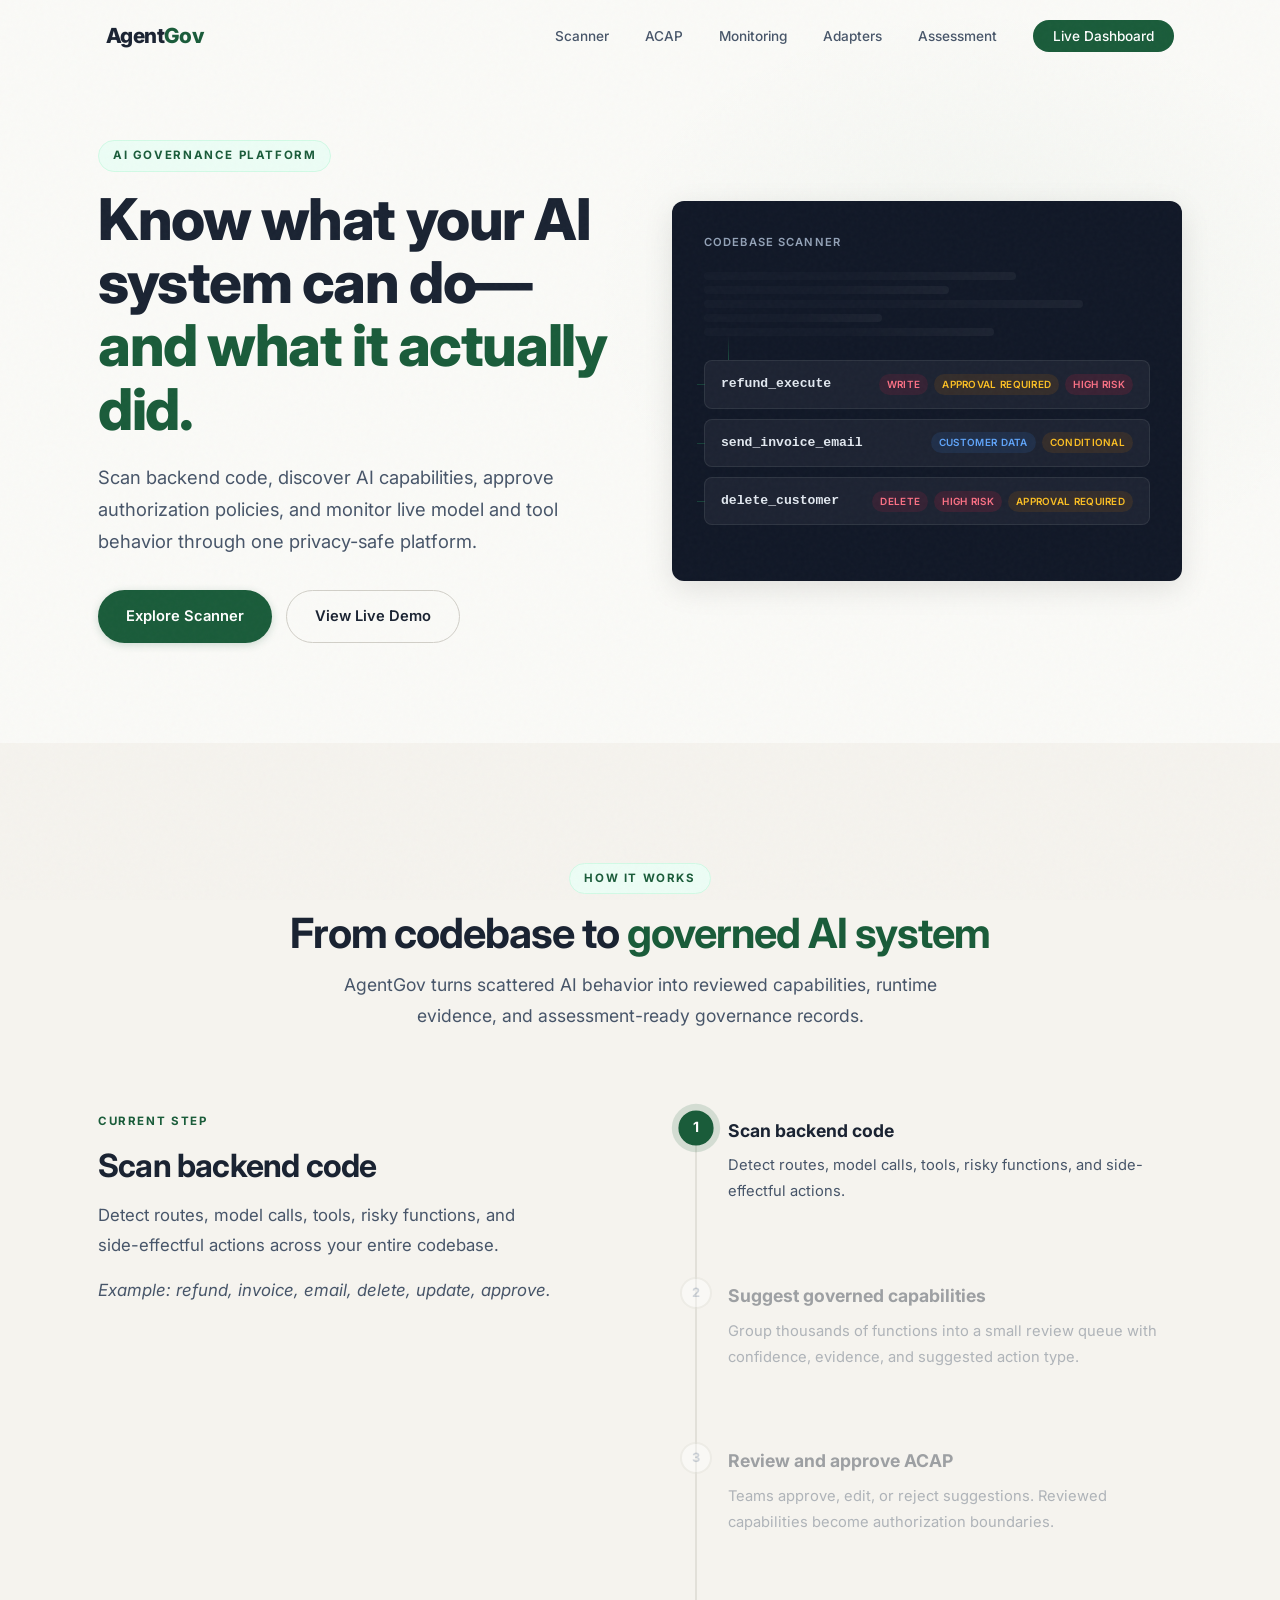
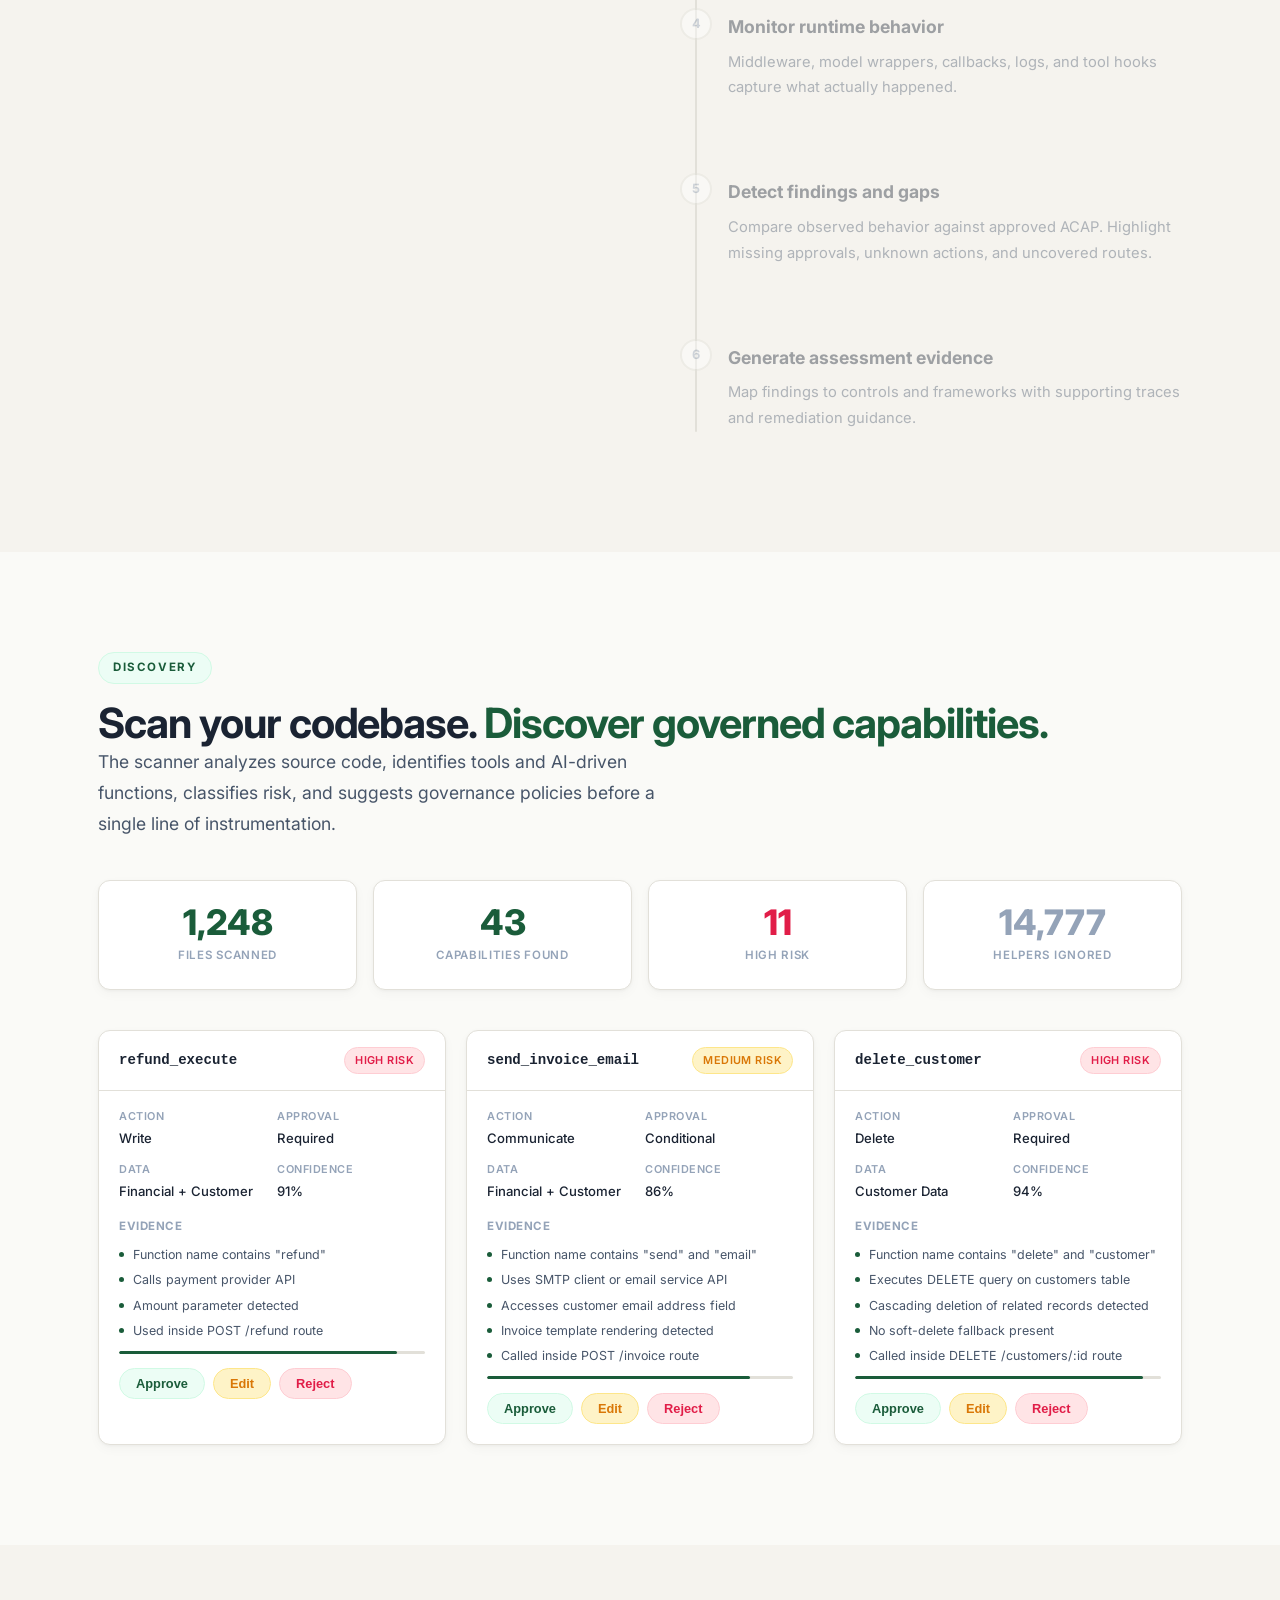
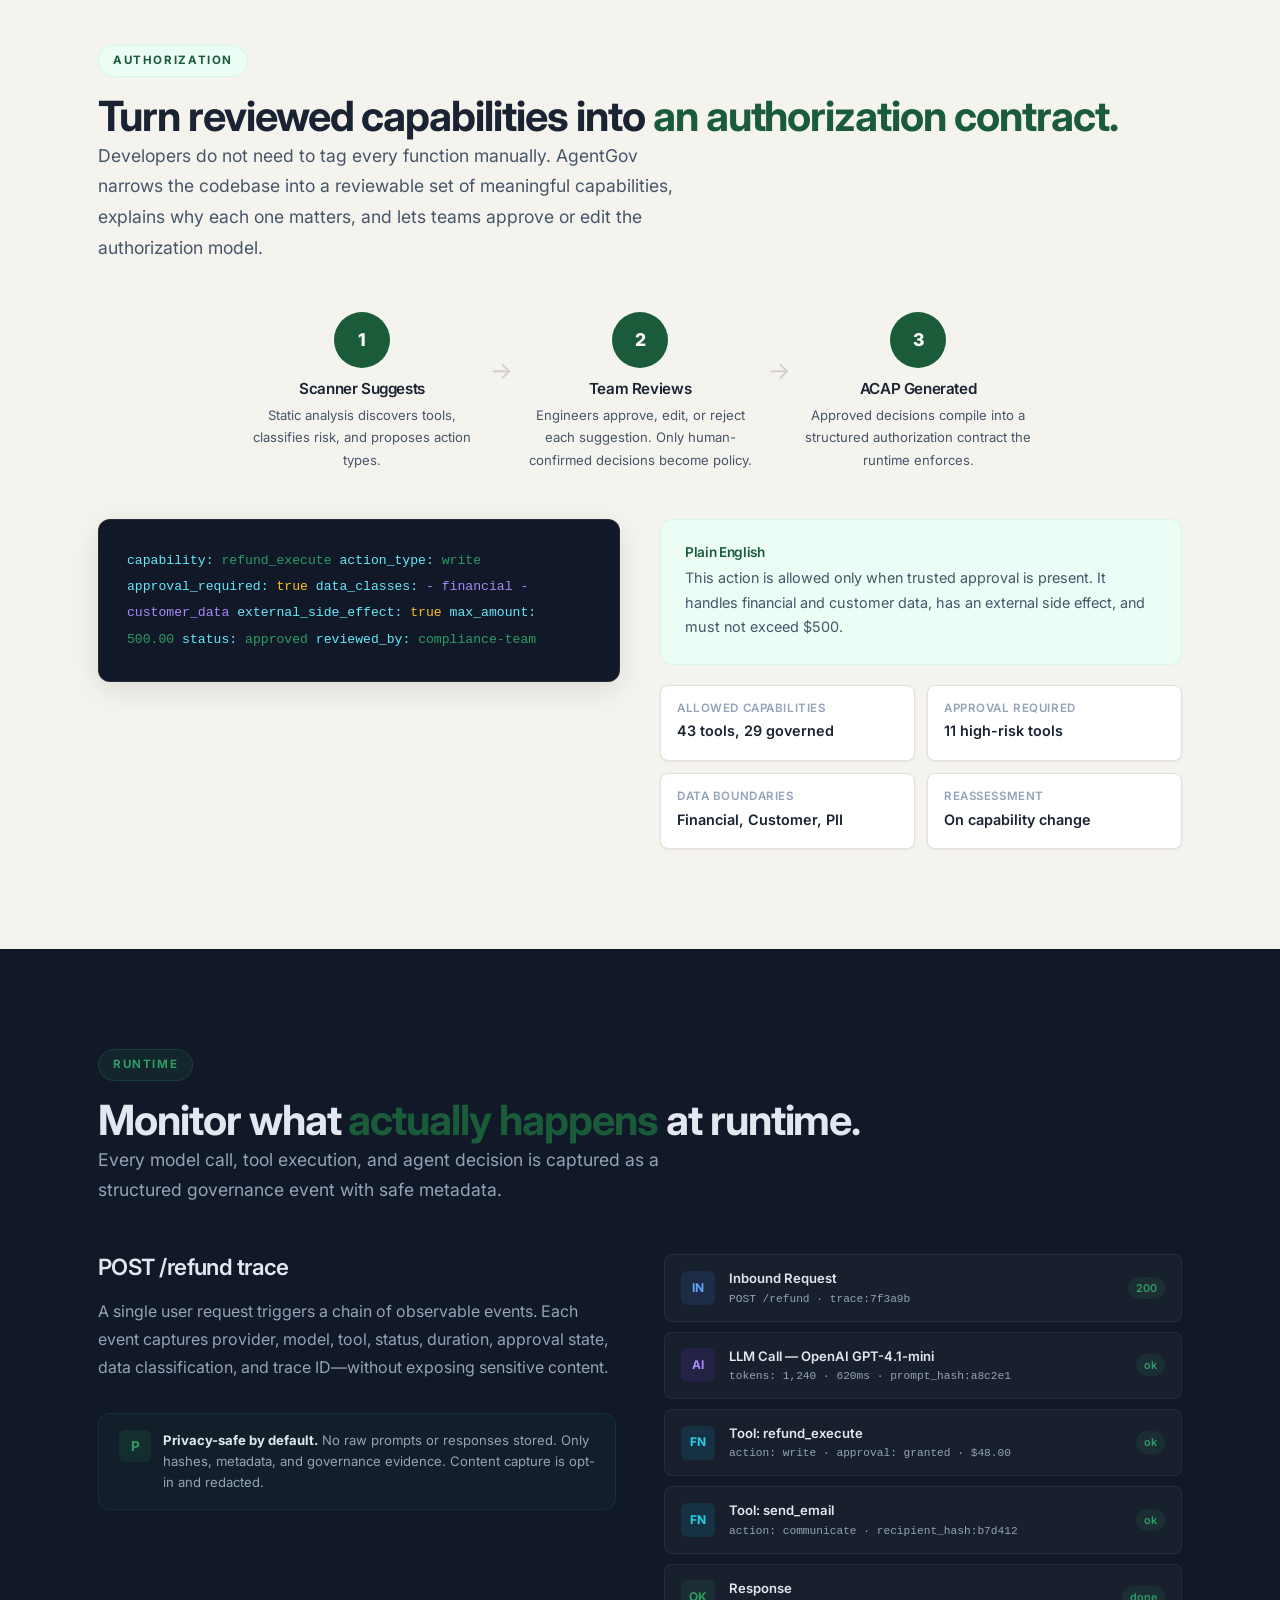
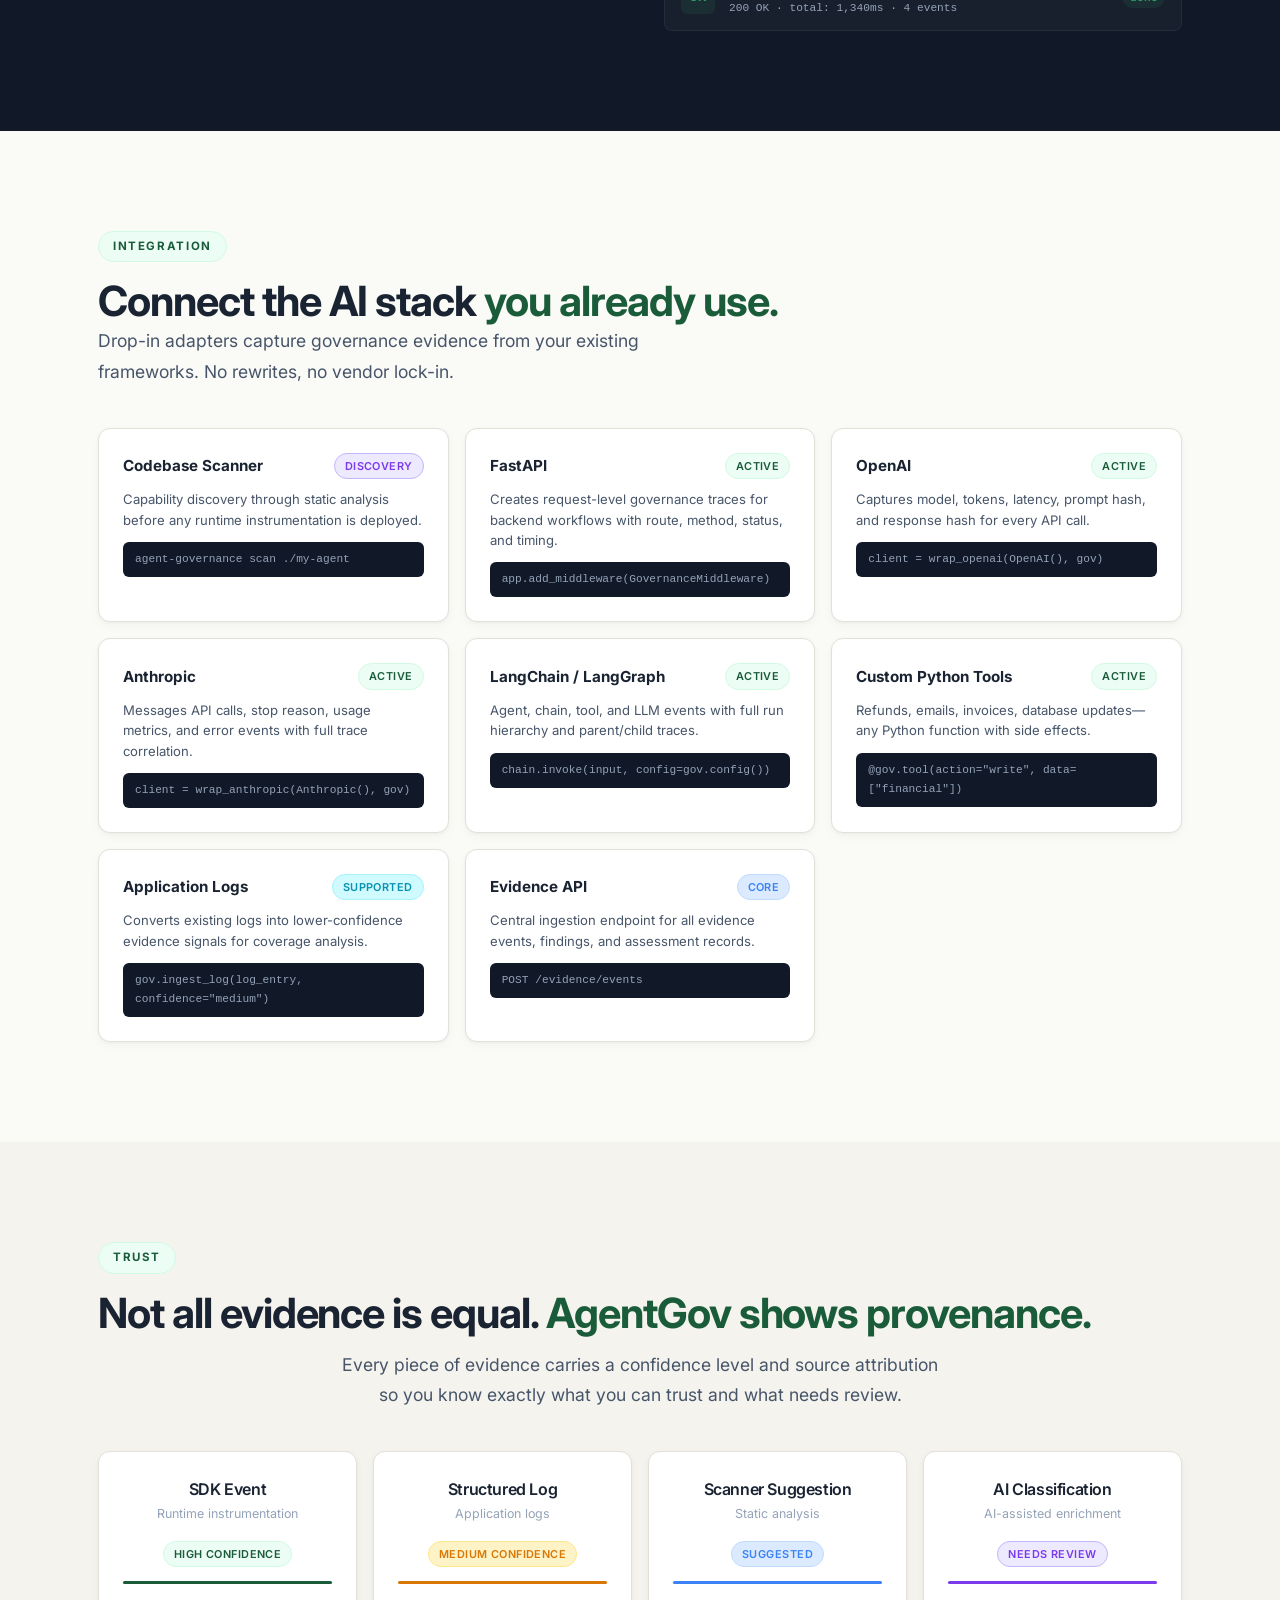
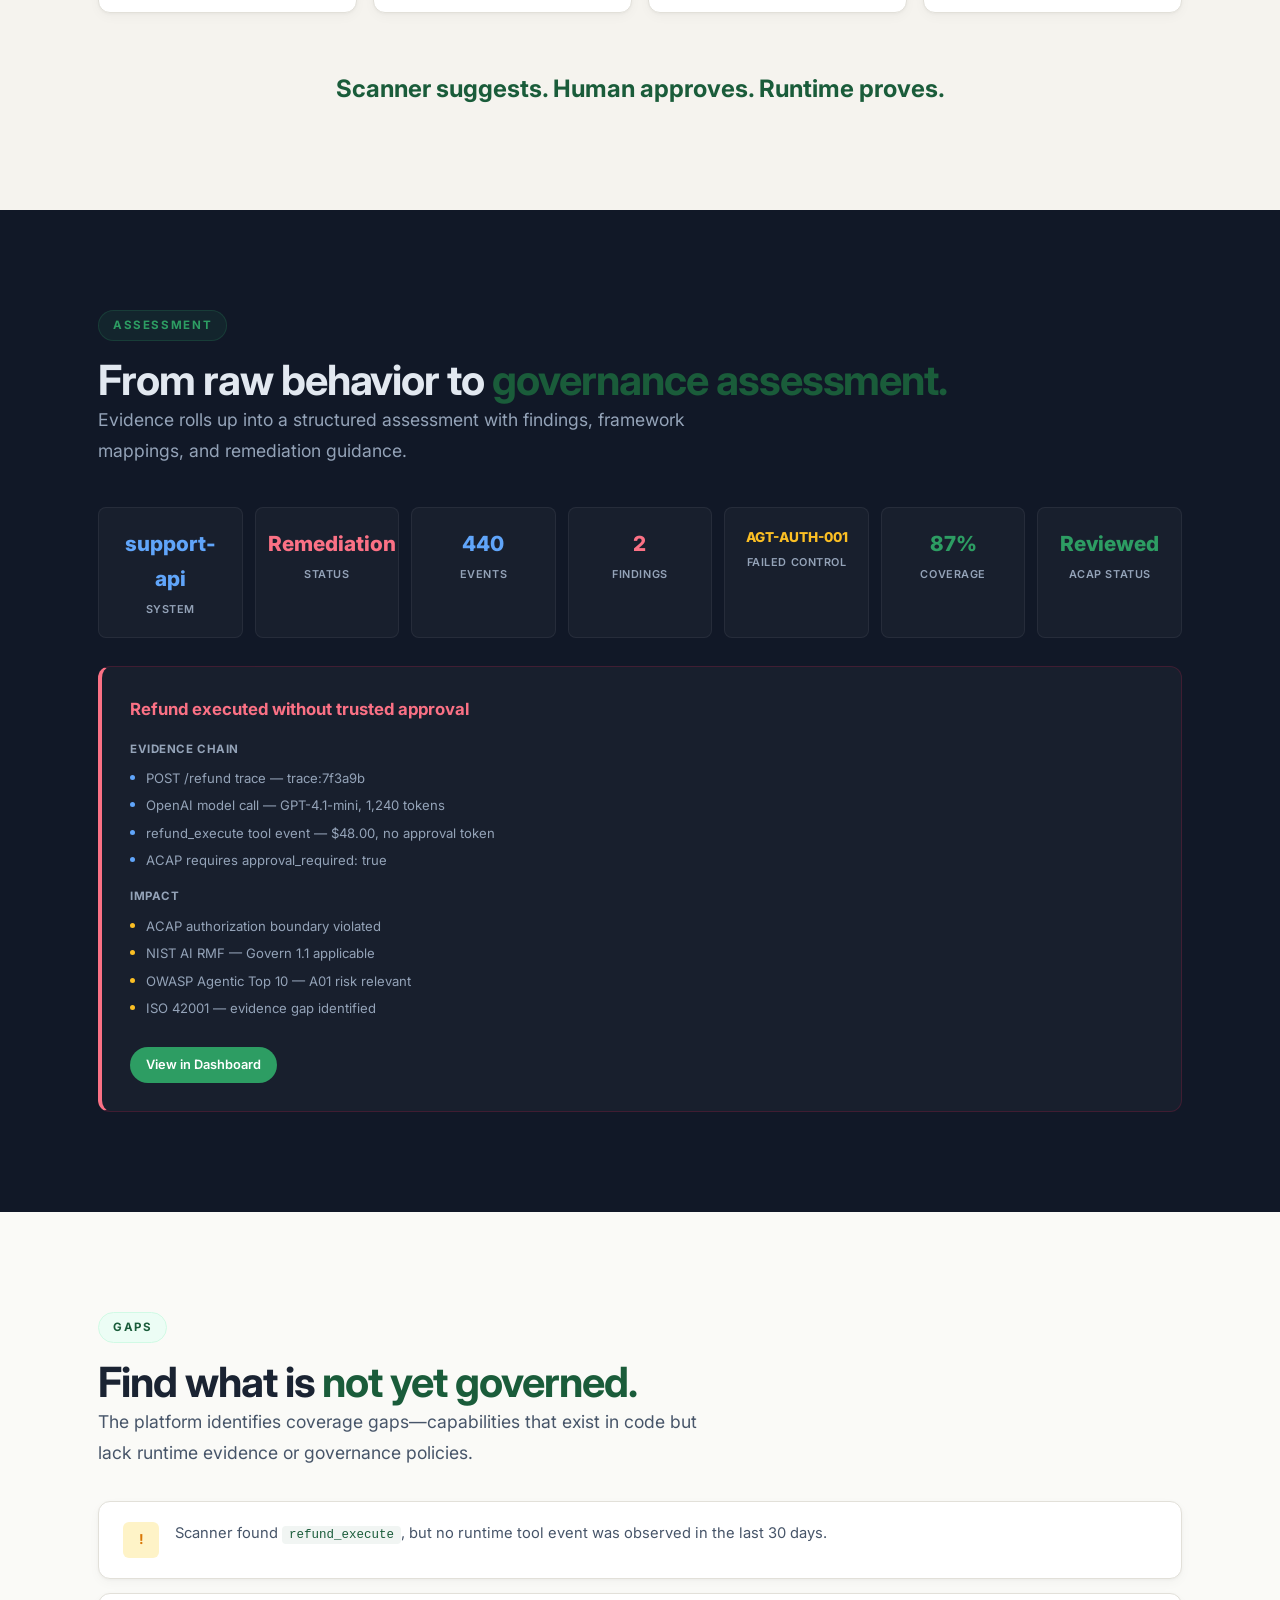
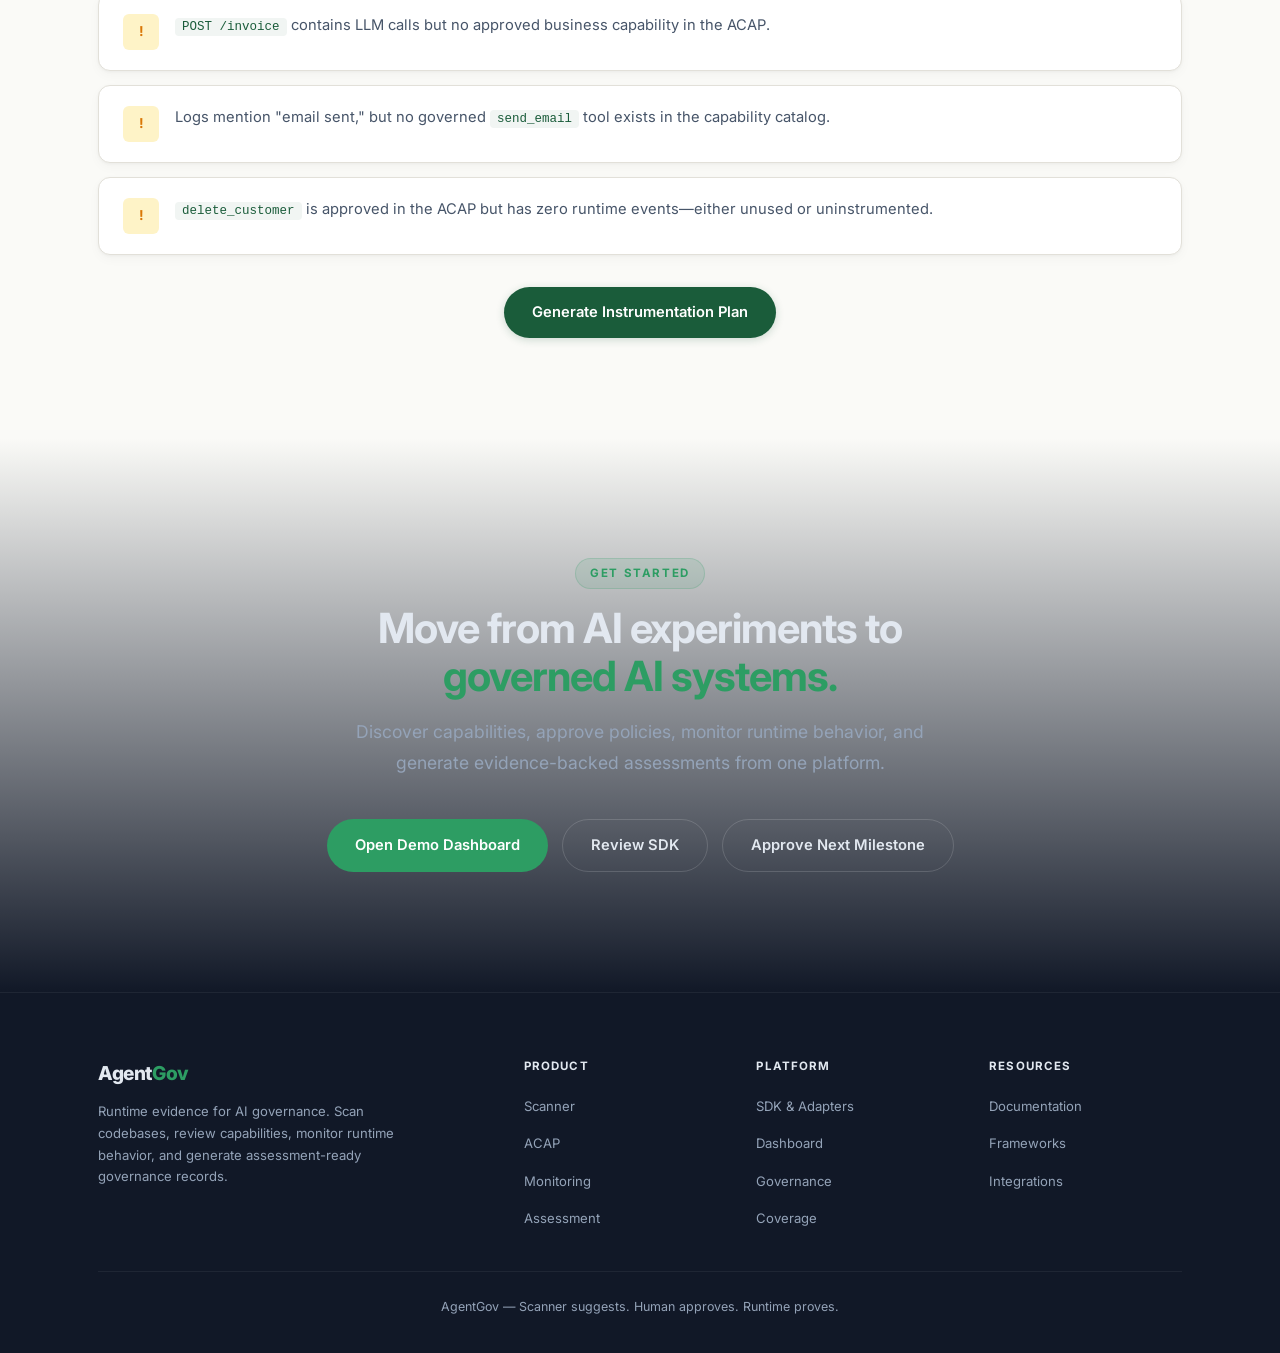
<file: services/evidence_api/product/index.html>
<!doctype html>
<html lang="en">
<head>
  <meta charset="utf-8" />
  <meta name="viewport" content="width=device-width, initial-scale=1" />
  <title>AgentGov — Runtime Evidence for AI Governance</title>
  <meta name="description" content="Scan your backend, discover AI capabilities, review authorization policies, monitor live model/tool behavior, and generate evidence-backed assessments." />
  <link rel="preconnect" href="https://fonts.googleapis.com" />
  <link rel="preconnect" href="https://fonts.gstatic.com" crossorigin />
  <link href="https://fonts.googleapis.com/css2?family=Inter:wght@400;500;600;700;800;900&display=swap" rel="stylesheet" />
  <link rel="stylesheet" href="./styles.css" />
</head>
<body>

<!-- ============================================================
     Navigation
     ============================================================ -->
<nav id="mainNav" class="nav">
  <div class="nav-inner">
    <a href="#hero" class="nav-logo">Agent<span>Gov</span></a>
    <ul id="navLinks" class="nav-links">
      <li><a href="#scanner">Scanner</a></li>
      <li><a href="#acap">ACAP</a></li>
      <li><a href="#monitoring">Monitoring</a></li>
      <li><a href="#adapters">Adapters</a></li>
      <li><a href="#assessment">Assessment</a></li>
      <li><a href="/ui/" class="nav-cta">Live Dashboard</a></li>
    </ul>
    <button id="navHamburger" class="nav-hamburger" aria-label="Toggle navigation">
      <span></span><span></span><span></span>
    </button>
  </div>
</nav>

<!-- ============================================================
     Section 1: Hero
     ============================================================ -->
<section id="hero" class="hero-section">
  <div class="container">
    <div class="hero-grid">
      <div class="hero-text">
        <span class="section-label">AI Governance Platform</span>
        <h1>Know what your AI system can do&mdash;<br /><span class="accent-text">and what it actually did.</span></h1>
        <p class="hero-tagline">
          Scan backend code, discover AI capabilities, approve authorization policies, and monitor live model and tool behavior through one privacy-safe platform.
        </p>
        <div class="hero-ctas">
          <a href="#scanner" class="btn btn-primary">Explore Scanner</a>
          <a href="/ui/" class="btn btn-secondary">View Live Demo</a>
        </div>
      </div>

      <!-- Scanner visual (dark developer accent) -->
      <div class="hero-visual" data-reveal>
        <div class="hero-scan-beam"></div>
        <div class="hero-visual-label">Codebase Scanner</div>
        <div class="hero-code-lines">
          <div class="hero-code-line"></div>
          <div class="hero-code-line"></div>
          <div class="hero-code-line"></div>
          <div class="hero-code-line"></div>
          <div class="hero-code-line"></div>
        </div>
        <div class="hero-capability-cards">
          <div class="hero-cap-card">
            <span class="hero-cap-name">refund_execute</span>
            <div class="hero-cap-pills">
              <span class="hero-pill hero-pill-write">Write</span>
              <span class="hero-pill hero-pill-approval">Approval Required</span>
              <span class="hero-pill hero-pill-risk">High Risk</span>
            </div>
          </div>
          <div class="hero-cap-card">
            <span class="hero-cap-name">send_invoice_email</span>
            <div class="hero-cap-pills">
              <span class="hero-pill hero-pill-data">Customer Data</span>
              <span class="hero-pill hero-pill-approval">Conditional</span>
            </div>
          </div>
          <div class="hero-cap-card">
            <span class="hero-cap-name">delete_customer</span>
            <div class="hero-cap-pills">
              <span class="hero-pill hero-pill-write">Delete</span>
              <span class="hero-pill hero-pill-risk">High Risk</span>
              <span class="hero-pill hero-pill-approval">Approval Required</span>
            </div>
          </div>
        </div>
      </div>
    </div>
  </div>
</section>

<!-- ============================================================
     Section 2: Scroll Timeline — "How it works"
     ============================================================ -->
<section id="timeline" class="timeline-section">
  <div class="container">
    <div class="timeline-header">
      <span class="section-label">How It Works</span>
      <h2>From codebase to <span class="accent-text">governed AI system</span></h2>
      <p class="section-subtitle section-subtitle-center">
        AgentGov turns scattered AI behavior into reviewed capabilities, runtime evidence, and assessment-ready governance records.
      </p>
    </div>

    <div class="timeline-container">
      <!-- Left: sticky context text -->
      <div class="timeline-sticky" id="timelineStickyText">
        <div class="timeline-sticky-label">Current Step</div>
        <h3 id="stickyTitle">Scan backend code</h3>
        <p id="stickyDesc">Detect routes, model calls, tools, risky functions, and side-effectful actions across your entire codebase.</p>
        <p class="timeline-sticky-example" id="stickyExample">Example: refund, invoice, email, delete, update, approve.</p>
      </div>

      <!-- Right: vertical timeline track -->
      <div class="timeline-track" id="timelineTrack">
        <div class="timeline-progress" id="timelineProgress"></div>

        <div class="timeline-step active" data-step="0">
          <div class="timeline-circle">1</div>
          <div class="timeline-step-title">Scan backend code</div>
          <div class="timeline-step-desc">Detect routes, model calls, tools, risky functions, and side-effectful actions.</div>
        </div>

        <div class="timeline-step" data-step="1">
          <div class="timeline-circle">2</div>
          <div class="timeline-step-title">Suggest governed capabilities</div>
          <div class="timeline-step-desc">Group thousands of functions into a small review queue with confidence, evidence, and suggested action type.</div>
        </div>

        <div class="timeline-step" data-step="2">
          <div class="timeline-circle">3</div>
          <div class="timeline-step-title">Review and approve ACAP</div>
          <div class="timeline-step-desc">Teams approve, edit, or reject suggestions. Reviewed capabilities become authorization boundaries.</div>
        </div>

        <div class="timeline-step" data-step="3">
          <div class="timeline-circle">4</div>
          <div class="timeline-step-title">Monitor runtime behavior</div>
          <div class="timeline-step-desc">Middleware, model wrappers, callbacks, logs, and tool hooks capture what actually happened.</div>
        </div>

        <div class="timeline-step" data-step="4">
          <div class="timeline-circle">5</div>
          <div class="timeline-step-title">Detect findings and gaps</div>
          <div class="timeline-step-desc">Compare observed behavior against approved ACAP. Highlight missing approvals, unknown actions, and uncovered routes.</div>
        </div>

        <div class="timeline-step" data-step="5">
          <div class="timeline-circle">6</div>
          <div class="timeline-step-title">Generate assessment evidence</div>
          <div class="timeline-step-desc">Map findings to controls and frameworks with supporting traces and remediation guidance.</div>
        </div>
      </div>
    </div>
  </div>
</section>

<!-- ============================================================
     Section 3: Scanner Discovery
     ============================================================ -->
<section id="scanner" class="section section-warm" data-reveal>
  <div class="container">
    <span class="section-label">Discovery</span>
    <h2>Scan your codebase. <span class="accent-text">Discover governed capabilities.</span></h2>
    <p class="section-subtitle" style="margin-bottom: 40px;">The scanner analyzes source code, identifies tools and AI-driven functions, classifies risk, and suggests governance policies before a single line of instrumentation.</p>

    <div class="scanner-stats" data-reveal data-reveal-delay="1">
      <div class="stat-card">
        <div class="stat-value text-green">1,248</div>
        <div class="stat-label">Files Scanned</div>
      </div>
      <div class="stat-card">
        <div class="stat-value text-green">43</div>
        <div class="stat-label">Capabilities Found</div>
      </div>
      <div class="stat-card">
        <div class="stat-value text-rose">11</div>
        <div class="stat-label">High Risk</div>
      </div>
      <div class="stat-card">
        <div class="stat-value text-muted">14,777</div>
        <div class="stat-label">Helpers Ignored</div>
      </div>
    </div>

    <div class="capability-cards-grid" data-reveal data-reveal-delay="2">
      <!-- Capability card: refund_execute -->
      <div class="capability-card expanded">
        <div class="capability-header">
          <span class="capability-name">refund_execute</span>
          <span class="badge badge-high">High Risk</span>
        </div>
        <div class="capability-body">
          <div class="capability-meta">
            <div class="meta-item">
              <span class="meta-label">Action</span>
              <span class="meta-value">Write</span>
            </div>
            <div class="meta-item">
              <span class="meta-label">Approval</span>
              <span class="meta-value">Required</span>
            </div>
            <div class="meta-item">
              <span class="meta-label">Data</span>
              <span class="meta-value">Financial + Customer</span>
            </div>
            <div class="meta-item">
              <span class="meta-label">Confidence</span>
              <span class="meta-value">91%</span>
            </div>
          </div>
          <div class="capability-evidence">
            <h5>Evidence</h5>
            <ul class="evidence-list">
              <li>Function name contains "refund"</li>
              <li>Calls payment provider API</li>
              <li>Amount parameter detected</li>
              <li>Used inside POST /refund route</li>
            </ul>
          </div>
          <div class="confidence-bar"><div class="confidence-fill" style="width: 91%"></div></div>
          <div class="capability-actions">
            <button class="btn btn-sm btn-approve">Approve</button>
            <button class="btn btn-sm btn-edit">Edit</button>
            <button class="btn btn-sm btn-reject">Reject</button>
          </div>
        </div>
      </div>

      <!-- Capability card: send_invoice_email -->
      <div class="capability-card expanded">
        <div class="capability-header">
          <span class="capability-name">send_invoice_email</span>
          <span class="badge badge-medium">Medium Risk</span>
        </div>
        <div class="capability-body">
          <div class="capability-meta">
            <div class="meta-item">
              <span class="meta-label">Action</span>
              <span class="meta-value">Communicate</span>
            </div>
            <div class="meta-item">
              <span class="meta-label">Approval</span>
              <span class="meta-value">Conditional</span>
            </div>
            <div class="meta-item">
              <span class="meta-label">Data</span>
              <span class="meta-value">Financial + Customer</span>
            </div>
            <div class="meta-item">
              <span class="meta-label">Confidence</span>
              <span class="meta-value">86%</span>
            </div>
          </div>
          <div class="capability-evidence">
            <h5>Evidence</h5>
            <ul class="evidence-list">
              <li>Function name contains "send" and "email"</li>
              <li>Uses SMTP client or email service API</li>
              <li>Accesses customer email address field</li>
              <li>Invoice template rendering detected</li>
              <li>Called inside POST /invoice route</li>
            </ul>
          </div>
          <div class="confidence-bar"><div class="confidence-fill" style="width: 86%"></div></div>
          <div class="capability-actions">
            <button class="btn btn-sm btn-approve">Approve</button>
            <button class="btn btn-sm btn-edit">Edit</button>
            <button class="btn btn-sm btn-reject">Reject</button>
          </div>
        </div>
      </div>

      <!-- Capability card: delete_customer -->
      <div class="capability-card expanded">
        <div class="capability-header">
          <span class="capability-name">delete_customer</span>
          <span class="badge badge-high">High Risk</span>
        </div>
        <div class="capability-body">
          <div class="capability-meta">
            <div class="meta-item">
              <span class="meta-label">Action</span>
              <span class="meta-value">Delete</span>
            </div>
            <div class="meta-item">
              <span class="meta-label">Approval</span>
              <span class="meta-value">Required</span>
            </div>
            <div class="meta-item">
              <span class="meta-label">Data</span>
              <span class="meta-value">Customer Data</span>
            </div>
            <div class="meta-item">
              <span class="meta-label">Confidence</span>
              <span class="meta-value">94%</span>
            </div>
          </div>
          <div class="capability-evidence">
            <h5>Evidence</h5>
            <ul class="evidence-list">
              <li>Function name contains "delete" and "customer"</li>
              <li>Executes DELETE query on customers table</li>
              <li>Cascading deletion of related records detected</li>
              <li>No soft-delete fallback present</li>
              <li>Called inside DELETE /customers/:id route</li>
            </ul>
          </div>
          <div class="confidence-bar"><div class="confidence-fill" style="width: 94%"></div></div>
          <div class="capability-actions">
            <button class="btn btn-sm btn-approve">Approve</button>
            <button class="btn btn-sm btn-edit">Edit</button>
            <button class="btn btn-sm btn-reject">Reject</button>
          </div>
        </div>
      </div>
    </div>
  </div>
</section>

<!-- ============================================================
     Section 4: Review to ACAP
     ============================================================ -->
<section id="acap" class="section section-ivory" data-reveal>
  <div class="container">
    <span class="section-label">Authorization</span>
    <h2>Turn reviewed capabilities into <span class="accent-text">an authorization contract.</span></h2>
    <p class="section-subtitle">Developers do not need to tag every function manually. AgentGov narrows the codebase into a reviewable set of meaningful capabilities, explains why each one matters, and lets teams approve or edit the authorization model.</p>

    <!-- 3-step flow -->
    <div class="review-flow-visual" data-reveal data-reveal-delay="1">
      <div class="review-flow-step">
        <div class="review-flow-circle">1</div>
        <h4>Scanner Suggests</h4>
        <p>Static analysis discovers tools, classifies risk, and proposes action types.</p>
      </div>
      <div class="review-flow-arrow">&rarr;</div>
      <div class="review-flow-step">
        <div class="review-flow-circle">2</div>
        <h4>Team Reviews</h4>
        <p>Engineers approve, edit, or reject each suggestion. Only human-confirmed decisions become policy.</p>
      </div>
      <div class="review-flow-arrow">&rarr;</div>
      <div class="review-flow-step">
        <div class="review-flow-circle">3</div>
        <h4>ACAP Generated</h4>
        <p>Approved decisions compile into a structured authorization contract the runtime enforces.</p>
      </div>
    </div>

    <!-- ACAP detail -->
    <div class="acap-grid" data-reveal data-reveal-delay="2">
      <div class="acap-yaml">
<span class="key">capability:</span> <span class="value">refund_execute</span>
<span class="key">action_type:</span> <span class="value">write</span>
<span class="key">approval_required:</span> <span class="bool">true</span>
<span class="key">data_classes:</span>
  <span class="list-item">- financial</span>
  <span class="list-item">- customer_data</span>
<span class="key">external_side_effect:</span> <span class="bool">true</span>
<span class="key">max_amount:</span> <span class="value">500.00</span>
<span class="key">status:</span> <span class="value">approved</span>
<span class="key">reviewed_by:</span> <span class="value">compliance-team</span>
      </div>

      <div>
        <div class="acap-english">
          <h4>Plain English</h4>
          <p>This action is allowed only when trusted approval is present. It handles financial and customer data, has an external side effect, and must not exceed $500.</p>
        </div>
        <div class="acap-summary-grid">
          <div class="acap-summary-card">
            <h4>Allowed Capabilities</h4>
            <p>43 tools, 29 governed</p>
          </div>
          <div class="acap-summary-card">
            <h4>Approval Required</h4>
            <p>11 high-risk tools</p>
          </div>
          <div class="acap-summary-card">
            <h4>Data Boundaries</h4>
            <p>Financial, Customer, PII</p>
          </div>
          <div class="acap-summary-card">
            <h4>Reassessment</h4>
            <p>On capability change</p>
          </div>
        </div>
      </div>
    </div>
  </div>
</section>

<!-- ============================================================
     Section 5: Runtime Monitoring — dark developer accent
     ============================================================ -->
<section id="monitoring" class="section section-dark" data-reveal>
  <div class="container">
    <span class="section-label section-label-dark">Runtime</span>
    <h2>Monitor what <span class="accent-text">actually happens</span> at runtime.</h2>
    <p class="section-subtitle" style="margin-bottom: 48px;">Every model call, tool execution, and agent decision is captured as a structured governance event with safe metadata.</p>

    <div class="monitoring-grid">
      <div class="monitoring-text">
        <h3>POST /refund trace</h3>
        <p>
          A single user request triggers a chain of observable events. Each event captures provider, model, tool, status, duration, approval state, data classification, and trace ID&mdash;without exposing sensitive content.
        </p>

        <div class="privacy-badge" data-reveal data-reveal-delay="2">
          <div class="privacy-badge-icon">P</div>
          <p><strong>Privacy-safe by default.</strong> No raw prompts or responses stored. Only hashes, metadata, and governance evidence. Content capture is opt-in and redacted.</p>
        </div>
      </div>

      <div class="event-stream" data-reveal data-reveal-delay="1">
        <div class="event-card">
          <div class="event-icon request">IN</div>
          <div class="event-details">
            <div class="event-name">Inbound Request</div>
            <div class="event-meta">POST /refund &middot; trace:7f3a9b</div>
          </div>
          <span class="event-status ok">200</span>
        </div>

        <div class="event-card">
          <div class="event-icon llm">AI</div>
          <div class="event-details">
            <div class="event-name">LLM Call &mdash; OpenAI GPT-4.1-mini</div>
            <div class="event-meta">tokens: 1,240 &middot; 620ms &middot; prompt_hash:a8c2e1</div>
          </div>
          <span class="event-status ok">ok</span>
        </div>

        <div class="event-card">
          <div class="event-icon tool">FN</div>
          <div class="event-details">
            <div class="event-name">Tool: refund_execute</div>
            <div class="event-meta">action: write &middot; approval: granted &middot; $48.00</div>
          </div>
          <span class="event-status ok">ok</span>
        </div>

        <div class="event-card">
          <div class="event-icon tool">FN</div>
          <div class="event-details">
            <div class="event-name">Tool: send_email</div>
            <div class="event-meta">action: communicate &middot; recipient_hash:b7d412</div>
          </div>
          <span class="event-status ok">ok</span>
        </div>

        <div class="event-card">
          <div class="event-icon response">OK</div>
          <div class="event-details">
            <div class="event-name">Response</div>
            <div class="event-meta">200 OK &middot; total: 1,340ms &middot; 4 events</div>
          </div>
          <span class="event-status ok">done</span>
        </div>
      </div>
    </div>
  </div>
</section>

<!-- ============================================================
     Section 6: Adapters
     ============================================================ -->
<section id="adapters" class="section section-warm" data-reveal>
  <div class="container">
    <span class="section-label">Integration</span>
    <h2>Connect the AI stack <span class="accent-text">you already use.</span></h2>
    <p class="section-subtitle">Drop-in adapters capture governance evidence from your existing frameworks. No rewrites, no vendor lock-in.</p>

    <div class="adapter-grid" data-reveal data-reveal-delay="1">
      <div class="adapter-card">
        <div class="adapter-header">
          <span class="adapter-name">Codebase Scanner</span>
          <span class="badge badge-violet">Discovery</span>
        </div>
        <p class="adapter-purpose">Capability discovery through static analysis before any runtime instrumentation is deployed.</p>
        <div class="adapter-code">agent-governance scan ./my-agent</div>
      </div>

      <div class="adapter-card">
        <div class="adapter-header">
          <span class="adapter-name">FastAPI</span>
          <span class="badge badge-low">Active</span>
        </div>
        <p class="adapter-purpose">Creates request-level governance traces for backend workflows with route, method, status, and timing.</p>
        <div class="adapter-code">app.add_middleware(GovernanceMiddleware)</div>
      </div>

      <div class="adapter-card">
        <div class="adapter-header">
          <span class="adapter-name">OpenAI</span>
          <span class="badge badge-low">Active</span>
        </div>
        <p class="adapter-purpose">Captures model, tokens, latency, prompt hash, and response hash for every API call.</p>
        <div class="adapter-code">client = wrap_openai(OpenAI(), gov)</div>
      </div>

      <div class="adapter-card">
        <div class="adapter-header">
          <span class="adapter-name">Anthropic</span>
          <span class="badge badge-low">Active</span>
        </div>
        <p class="adapter-purpose">Messages API calls, stop reason, usage metrics, and error events with full trace correlation.</p>
        <div class="adapter-code">client = wrap_anthropic(Anthropic(), gov)</div>
      </div>

      <div class="adapter-card">
        <div class="adapter-header">
          <span class="adapter-name">LangChain / LangGraph</span>
          <span class="badge badge-low">Active</span>
        </div>
        <p class="adapter-purpose">Agent, chain, tool, and LLM events with full run hierarchy and parent/child traces.</p>
        <div class="adapter-code">chain.invoke(input, config=gov.config())</div>
      </div>

      <div class="adapter-card">
        <div class="adapter-header">
          <span class="adapter-name">Custom Python Tools</span>
          <span class="badge badge-low">Active</span>
        </div>
        <p class="adapter-purpose">Refunds, emails, invoices, database updates&mdash;any Python function with side effects.</p>
        <div class="adapter-code">@gov.tool(action="write", data=["financial"])</div>
      </div>

      <div class="adapter-card">
        <div class="adapter-header">
          <span class="adapter-name">Application Logs</span>
          <span class="badge badge-cyan">Supported</span>
        </div>
        <p class="adapter-purpose">Converts existing logs into lower-confidence evidence signals for coverage analysis.</p>
        <div class="adapter-code">gov.ingest_log(log_entry, confidence="medium")</div>
      </div>

      <div class="adapter-card">
        <div class="adapter-header">
          <span class="adapter-name">Evidence API</span>
          <span class="badge badge-blue">Core</span>
        </div>
        <p class="adapter-purpose">Central ingestion endpoint for all evidence events, findings, and assessment records.</p>
        <div class="adapter-code">POST /evidence/events</div>
      </div>
    </div>
  </div>
</section>

<!-- ============================================================
     Section 7: Evidence Confidence
     ============================================================ -->
<section id="confidence" class="section section-ivory" data-reveal>
  <div class="container">
    <span class="section-label">Trust</span>
    <h2>Not all evidence is equal. <span class="accent-text">AgentGov shows provenance.</span></h2>
    <p class="section-subtitle section-subtitle-center">Every piece of evidence carries a confidence level and source attribution so you know exactly what you can trust and what needs review.</p>

    <div class="confidence-grid" data-reveal data-reveal-delay="1">
      <div class="confidence-card">
        <h4>SDK Event</h4>
        <p class="source">Runtime instrumentation</p>
        <span class="badge badge-low">High Confidence</span>
        <div class="confidence-indicator high"></div>
      </div>

      <div class="confidence-card">
        <h4>Structured Log</h4>
        <p class="source">Application logs</p>
        <span class="badge badge-medium">Medium Confidence</span>
        <div class="confidence-indicator medium"></div>
      </div>

      <div class="confidence-card">
        <h4>Scanner Suggestion</h4>
        <p class="source">Static analysis</p>
        <span class="badge badge-blue">Suggested</span>
        <div class="confidence-indicator suggested"></div>
      </div>

      <div class="confidence-card">
        <h4>AI Classification</h4>
        <p class="source">AI-assisted enrichment</p>
        <span class="badge badge-violet">Needs Review</span>
        <div class="confidence-indicator review"></div>
      </div>
    </div>

    <div class="philosophy-quote" data-reveal data-reveal-delay="2">
      <span class="accent-text">Scanner suggests. Human approves. Runtime proves.</span>
    </div>
  </div>
</section>

<!-- ============================================================
     Section 8: Assessment Dashboard — dark developer accent
     ============================================================ -->
<section id="assessment" class="section section-dark" data-reveal>
  <div class="container">
    <span class="section-label section-label-dark">Assessment</span>
    <h2>From raw behavior to <span class="accent-text">governance assessment.</span></h2>
    <p class="section-subtitle" style="margin-bottom: 40px;">Evidence rolls up into a structured assessment with findings, framework mappings, and remediation guidance.</p>

    <div class="assessment-kpi-strip" data-reveal data-reveal-delay="1">
      <div class="assessment-kpi">
        <div class="kpi-value" style="color: #60a5fa;">support-api</div>
        <div class="kpi-label">System</div>
      </div>
      <div class="assessment-kpi">
        <div class="kpi-value" style="color: #fb7185;">Remediation</div>
        <div class="kpi-label">Status</div>
      </div>
      <div class="assessment-kpi">
        <div class="kpi-value" style="color: #60a5fa;">440</div>
        <div class="kpi-label">Events</div>
      </div>
      <div class="assessment-kpi">
        <div class="kpi-value" style="color: #fb7185;">2</div>
        <div class="kpi-label">Findings</div>
      </div>
      <div class="assessment-kpi">
        <div class="kpi-value" style="font-size: 0.85rem; color: #fbbf24;">AGT-AUTH-001</div>
        <div class="kpi-label">Failed Control</div>
      </div>
      <div class="assessment-kpi">
        <div class="kpi-value" style="color: var(--green-light);">87%</div>
        <div class="kpi-label">Coverage</div>
      </div>
      <div class="assessment-kpi">
        <div class="kpi-value" style="color: var(--green-light);">Reviewed</div>
        <div class="kpi-label">ACAP Status</div>
      </div>
    </div>

    <div class="finding-card" data-reveal data-reveal-delay="2">
      <div class="finding-title">Refund executed without trusted approval</div>
      <div class="finding-evidence">
        <h5>Evidence Chain</h5>
        <ul>
          <li>POST /refund trace &mdash; trace:7f3a9b</li>
          <li>OpenAI model call &mdash; GPT-4.1-mini, 1,240 tokens</li>
          <li>refund_execute tool event &mdash; $48.00, no approval token</li>
          <li>ACAP requires approval_required: true</li>
        </ul>
      </div>
      <div class="finding-impact">
        <h5>Impact</h5>
        <ul>
          <li>ACAP authorization boundary violated</li>
          <li>NIST AI RMF &mdash; Govern 1.1 applicable</li>
          <li>OWASP Agentic Top 10 &mdash; A01 risk relevant</li>
          <li>ISO 42001 &mdash; evidence gap identified</li>
        </ul>
      </div>
      <a href="/ui/" class="btn btn-sm btn-primary-dark" style="margin-top: 12px;">View in Dashboard</a>
    </div>
  </div>
</section>

<!-- ============================================================
     Section 9: Coverage Gaps
     ============================================================ -->
<section id="coverage" class="section section-warm" data-reveal>
  <div class="container">
    <span class="section-label">Gaps</span>
    <h2>Find what is <span class="accent-text">not yet governed.</span></h2>
    <p class="section-subtitle">The platform identifies coverage gaps&mdash;capabilities that exist in code but lack runtime evidence or governance policies.</p>

    <div class="coverage-list" data-reveal data-reveal-delay="1">
      <div class="coverage-item">
        <div class="coverage-icon">!</div>
        <div class="coverage-text">Scanner found <code>refund_execute</code>, but no runtime tool event was observed in the last 30 days.</div>
      </div>
      <div class="coverage-item">
        <div class="coverage-icon">!</div>
        <div class="coverage-text"><code>POST /invoice</code> contains LLM calls but no approved business capability in the ACAP.</div>
      </div>
      <div class="coverage-item">
        <div class="coverage-icon">!</div>
        <div class="coverage-text">Logs mention "email sent," but no governed <code>send_email</code> tool exists in the capability catalog.</div>
      </div>
      <div class="coverage-item">
        <div class="coverage-icon">!</div>
        <div class="coverage-text"><code>delete_customer</code> is approved in the ACAP but has zero runtime events&mdash;either unused or uninstrumented.</div>
      </div>
    </div>

    <div style="text-align: center;" data-reveal data-reveal-delay="2">
      <a href="#scanner" class="btn btn-primary">Generate Instrumentation Plan</a>
    </div>
  </div>
</section>

<!-- ============================================================
     Section 10: Final CTA
     ============================================================ -->
<section id="cta" class="cta-section" data-reveal>
  <div class="container">
    <div class="cta-content">
      <span class="section-label">Get Started</span>
      <h2>Move from AI experiments to <span class="accent-text">governed AI systems.</span></h2>
      <p class="section-subtitle section-subtitle-center">Discover capabilities, approve policies, monitor runtime behavior, and generate evidence-backed assessments from one platform.</p>
      <div class="cta-buttons">
        <a href="/ui/" class="btn btn-primary-dark">Open Demo Dashboard</a>
        <a href="#adapters" class="btn btn-secondary-dark">Review SDK</a>
        <a href="#scanner" class="btn btn-secondary-dark">Approve Next Milestone</a>
      </div>
    </div>
  </div>
</section>

<!-- ============================================================
     Footer
     ============================================================ -->
<footer class="footer">
  <div class="container">
    <div class="footer-grid">
      <div class="footer-brand">
        <a href="#hero" class="footer-logo">Agent<span>Gov</span></a>
        <p class="footer-desc">Runtime evidence for AI governance. Scan codebases, review capabilities, monitor runtime behavior, and generate assessment-ready governance records.</p>
      </div>
      <div class="footer-col">
        <h5 class="footer-col-title">Product</h5>
        <ul>
          <li><a href="#scanner">Scanner</a></li>
          <li><a href="#acap">ACAP</a></li>
          <li><a href="#monitoring">Monitoring</a></li>
          <li><a href="#assessment">Assessment</a></li>
        </ul>
      </div>
      <div class="footer-col">
        <h5 class="footer-col-title">Platform</h5>
        <ul>
          <li><a href="#adapters">SDK &amp; Adapters</a></li>
          <li><a href="/ui/">Dashboard</a></li>
          <li><a href="#confidence">Governance</a></li>
          <li><a href="#coverage">Coverage</a></li>
        </ul>
      </div>
      <div class="footer-col">
        <h5 class="footer-col-title">Resources</h5>
        <ul>
          <li><a href="#acap">Documentation</a></li>
          <li><a href="#assessment">Frameworks</a></li>
          <li><a href="#adapters">Integrations</a></li>
        </ul>
      </div>
    </div>
    <div class="footer-bottom">
      <p>AgentGov &mdash; Scanner suggests. Human approves. Runtime proves.</p>
    </div>
  </div>
</footer>

<script src="./app.js"></script>
</body>
</html>
</file>
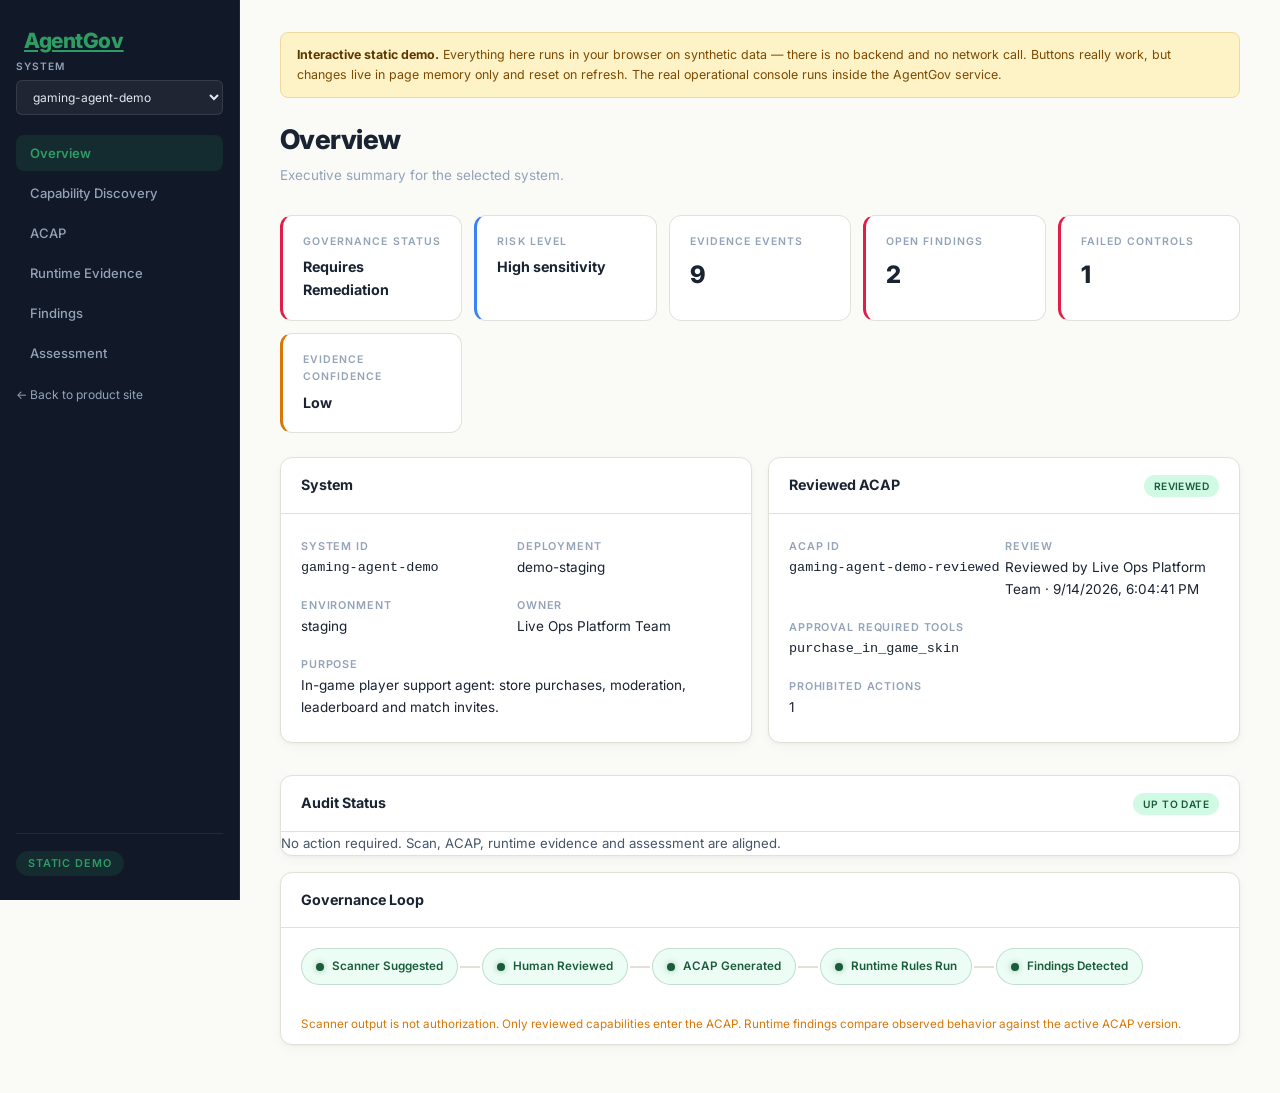
<file: vercel-site/dashboard.html>
<!doctype html>
<html lang="en">
<head>
  <meta charset="utf-8" />
  <meta name="viewport" content="width=device-width, initial-scale=1" />
  <title>AgentGov — Demo Dashboard</title>
  <meta name="description" content="Interactive static demo of the AgentGov governance console: capability discovery, ACAP authorization, runtime evidence, findings and assessment." />
  <meta name="robots" content="index, follow" />
  <link rel="preconnect" href="https://fonts.googleapis.com" />
  <link rel="preconnect" href="https://fonts.gstatic.com" crossorigin />
  <link href="https://fonts.googleapis.com/css2?family=Inter:wght@400;500;600;700;800&display=swap" rel="stylesheet" />
  <link rel="stylesheet" href="./assets/dashboard.css" />
  <link rel="icon" type="image/svg+xml" href="./assets/favicon.svg" />
  <meta name="theme-color" content="#111827" />

  <!-- Demo-only additions layered on top of the shared dashboard theme.
       The theme file itself is an untouched copy of the operational console. -->
  <style>
    .demo-banner {
      background: var(--warn-soft);
      border: 1px solid #f0d9a0;
      border-radius: var(--radius-sm);
      padding: 12px 16px;
      margin-bottom: 20px;
      font-size: 0.83rem;
      line-height: 1.6;
      color: #7c4a03;
    }
    .demo-banner strong { color: #5d3702; }
    .demo-banner a { color: var(--green); font-weight: 600; }
    .sidebar-back {
      display: block;
      margin-top: 14px;
      color: var(--sidebar-muted);
      font-size: 0.8rem;
      text-decoration: none;
      transition: color 0.2s var(--ease);
    }
    .sidebar-back:hover { color: var(--sidebar-text); }
    .sidebar-label {
      font-size: 0.68rem;
      font-weight: 600;
      text-transform: uppercase;
      letter-spacing: 0.09em;
      color: var(--sidebar-muted);
      margin-bottom: 6px;
      display: block;
    }
    .yaml-preview {
      max-height: 320px;
      overflow: auto;
      margin-top: 12px;
    }
    .acap-actions { display: flex; gap: 10px; flex-wrap: wrap; align-items: center; }
    .event-row-flagged { background: var(--danger-soft); }
    .event-row-flagged td:first-child { box-shadow: inset 3px 0 0 var(--danger); }
    .stream-legend {
      font-size: 0.78rem;
      color: var(--muted);
      margin-top: 10px;
      line-height: 1.6;
    }
    .cap-status-row {
      font-size: 0.8rem;
      color: var(--green);
      font-weight: 600;
      margin-top: 10px;
      min-height: 1.1em;
    }
    .cap-status-row.is-negative { color: var(--danger); }
    .cap-status-row.is-neutral { color: var(--muted); }
    .sidebar-toggle {
      display: none;
      position: fixed;
      top: 14px;
      left: 14px;
      z-index: 950;
      width: 40px;
      height: 40px;
      border-radius: var(--radius-xs);
      border: 1px solid var(--border);
      background: var(--surface);
      box-shadow: var(--shadow);
      cursor: pointer;
      padding: 11px 9px;
      flex-direction: column;
      justify-content: space-between;
      align-items: stretch;
    }
    .sidebar-toggle span {
      display: block;
      height: 2px;
      background: var(--text);
      border-radius: 2px;
      transition: transform 0.25s var(--ease), opacity 0.25s var(--ease);
    }
    .sidebar-toggle[aria-expanded="true"] span:nth-child(1) { transform: translateY(7px) rotate(45deg); }
    .sidebar-toggle[aria-expanded="true"] span:nth-child(2) { opacity: 0; }
    .sidebar-toggle[aria-expanded="true"] span:nth-child(3) { transform: translateY(-7px) rotate(-45deg); }
    .sidebar-scrim {
      display: none;
      position: fixed;
      inset: 0;
      background: rgba(26,35,50,0.45);
      z-index: 890;
    }
    .sidebar-scrim.is-visible { display: block; }
    @media (max-width: 960px) {
      .sidebar-toggle { display: flex; }
      .main-content { padding-top: 68px; }
    }
  </style>
</head>
<body>

<button type="button" class="sidebar-toggle" id="sidebarToggle"
        aria-label="Toggle navigation" aria-controls="dashboardSidebar" aria-expanded="false">
  <span></span><span></span><span></span>
</button>
<div class="sidebar-scrim" id="sidebarScrim" hidden></div>

<div class="app-shell">

  <!-- ============================ Sidebar ============================ -->
  <aside class="sidebar" id="dashboardSidebar">
    <div>
      <a class="sidebar-brand" href="./index.html">AgentGov</a>

      <span class="sidebar-label">System</span>
      <select id="systemSelector" class="sidebar-select" aria-label="Select system"></select>

      <nav class="sidebar-nav" aria-label="Dashboard sections">
        <button type="button" class="nav-item active" data-tab="overview">Overview</button>
        <button type="button" class="nav-item" data-tab="discovery">Capability Discovery</button>
        <button type="button" class="nav-item" data-tab="acap">ACAP</button>
        <button type="button" class="nav-item" data-tab="evidence">Runtime Evidence</button>
        <button type="button" class="nav-item" data-tab="findings">Findings</button>
        <button type="button" class="nav-item" data-tab="assessment">Assessment</button>
      </nav>

      <a class="sidebar-back" href="./index.html">&larr; Back to product site</a>
    </div>

    <div class="sidebar-footer">
      <span class="sidebar-status" id="sidebarStatus">Static demo</span>
    </div>
  </aside>

  <!-- ============================ Main ============================ -->
  <main class="main-content">

    <div class="demo-banner" role="note">
      <strong>Interactive static demo.</strong>
      Everything here runs in your browser on synthetic data &mdash; there is no backend and
      no network call. Buttons really work, but changes live in page memory only and reset on
      refresh. The real operational console runs inside the AgentGov service.
    </div>

    <!-- ---------------------------- Overview ---------------------------- -->
    <div id="tab-overview" class="tab-panel active">
      <header class="tab-header">
        <h1>Overview</h1>
        <p class="tab-subtitle">Executive summary for the selected system.</p>
      </header>

      <section class="kpi-strip">
        <div class="kpi-card" id="kpiStatusCard">
          <span class="kpi-label">Governance Status</span>
          <span class="kpi-value" id="kpiStatus">&mdash;</span>
        </div>
        <div class="kpi-card accent-info" id="kpiRiskCard">
          <span class="kpi-label">Risk Level</span>
          <span class="kpi-value" id="kpiRisk">&mdash;</span>
        </div>
        <div class="kpi-card">
          <span class="kpi-label">Evidence Events</span>
          <span class="kpi-number" id="kpiEvents">0</span>
        </div>
        <div class="kpi-card" id="kpiFindingsCard">
          <span class="kpi-label">Open Findings</span>
          <span class="kpi-number" id="kpiFindings">0</span>
        </div>
        <div class="kpi-card" id="kpiControlsCard">
          <span class="kpi-label">Failed Controls</span>
          <span class="kpi-number" id="kpiControls">0</span>
        </div>
        <div class="kpi-card" id="kpiConfidenceCard">
          <span class="kpi-label">Evidence Confidence</span>
          <span class="kpi-value" id="kpiConfidence">&mdash;</span>
        </div>
      </section>

      <div class="card-grid-2">
        <section class="card">
          <div class="card-head"><h2>System</h2></div>
          <dl class="meta-grid">
            <div><dt>System ID</dt><dd class="mono" id="systemId">&mdash;</dd></div>
            <div><dt>Deployment</dt><dd id="systemDeployment">&mdash;</dd></div>
            <div><dt>Environment</dt><dd id="systemEnvironment">&mdash;</dd></div>
            <div><dt>Owner</dt><dd id="systemOwner">&mdash;</dd></div>
            <div class="wide"><dt>Purpose</dt><dd id="systemPurpose">&mdash;</dd></div>
          </dl>
        </section>

        <section class="card">
          <div class="card-head">
            <h2>Reviewed ACAP</h2>
            <span class="badge" id="acapStatus">&mdash;</span>
          </div>
          <dl class="meta-grid">
            <div><dt>ACAP ID</dt><dd class="mono" id="acapId">&mdash;</dd></div>
            <div><dt>Review</dt><dd id="acapReview">&mdash;</dd></div>
            <div class="wide"><dt>Approval Required Tools</dt><dd class="mono" id="acapApprovalTools">&mdash;</dd></div>
            <div><dt>Prohibited Actions</dt><dd id="acapProhibitedCount">&mdash;</dd></div>
          </dl>
        </section>
      </div>

      <section class="card" id="auditStatusPanel">
        <div class="card-head">
          <h2>Audit Status</h2>
          <span class="badge" id="auditStatusBadge">&mdash;</span>
        </div>
        <p class="body-text" id="auditNextAction">&mdash;</p>
      </section>

      <section class="card" id="workflowPanel">
        <div class="card-head"><h2>Governance Loop</h2></div>
        <div class="workflow-steps" id="workflowSteps">
          <div class="wf-step" id="wfScan"><span class="wf-dot"></span><span class="wf-label">Scanner Suggested</span></div>
          <div class="wf-arrow"></div>
          <div class="wf-step" id="wfReview"><span class="wf-dot"></span><span class="wf-label">Human Reviewed</span></div>
          <div class="wf-arrow"></div>
          <div class="wf-step" id="wfAcap"><span class="wf-dot"></span><span class="wf-label">ACAP Generated</span></div>
          <div class="wf-arrow"></div>
          <div class="wf-step" id="wfRules"><span class="wf-dot"></span><span class="wf-label">Runtime Rules Run</span></div>
          <div class="wf-arrow"></div>
          <div class="wf-step" id="wfFindings"><span class="wf-dot"></span><span class="wf-label">Findings Detected</span></div>
        </div>
        <p class="hint-text">
          Scanner output is not authorization. Only reviewed capabilities enter the ACAP.
          Runtime findings compare observed behavior against the active ACAP version.
        </p>
      </section>
    </div>

    <!-- ------------------------ Capability Discovery ------------------------ -->
    <div id="tab-discovery" class="tab-panel">
      <header class="tab-header">
        <h1>Capability Discovery</h1>
        <p class="tab-subtitle">Scanner-discovered capabilities and the human review queue.</p>
      </header>

      <section class="card" id="scanSummaryPanel">
        <div class="card-head">
          <h2>Scan Summary</h2>
          <span class="badge" id="scanUploadId">&mdash;</span>
        </div>
        <dl class="meta-grid" id="scanSummaryGrid">
          <div><dt>Files Scanned</dt><dd id="scanFilesScanned">&mdash;</dd></div>
          <div><dt>Functions Seen</dt><dd id="scanFunctionsSeen">&mdash;</dd></div>
          <div><dt>Candidates Found</dt><dd id="scanCandidatesFound">&mdash;</dd></div>
          <div><dt>Model Surface</dt><dd id="scanModelSurface">&mdash;</dd></div>
          <div><dt>High Risk</dt><dd id="scanHighRisk">&mdash;</dd></div>
          <div><dt>Medium Risk</dt><dd id="scanMediumRisk">&mdash;</dd></div>
          <div><dt>Low Risk</dt><dd id="scanLowRisk">&mdash;</dd></div>
          <div><dt>Helpers Ignored</dt><dd id="scanIgnored">&mdash;</dd></div>
        </dl>
        <p class="hint-text">
          The scanner collapsed <span id="scanCollapseNote">many</span> functions into a short
          review queue. It suggests; it never authorizes.
        </p>
      </section>

      <div class="risk-filters" id="riskFilters" role="group" aria-label="Filter capabilities">
        <button type="button" class="filter-btn active" data-risk="all">All</button>
        <button type="button" class="filter-btn" data-risk="high">High</button>
        <button type="button" class="filter-btn" data-risk="medium">Medium</button>
        <button type="button" class="filter-btn" data-risk="low">Low</button>
        <button type="button" class="filter-btn" data-risk="pending">Pending</button>
        <button type="button" class="filter-btn" data-risk="reviewed">Reviewed</button>
      </div>

      <div id="capabilityCards"></div>

      <section class="card" id="modelSurfacePanel">
        <div class="card-head"><h2>Model Usage Surface</h2></div>
        <div class="table-wrap">
          <table class="gov-table">
            <thead>
              <tr><th>Function</th><th>Provider</th><th>File</th><th>Line</th><th>Call Chain</th></tr>
            </thead>
            <tbody id="modelSurfaceBody"></tbody>
          </table>
        </div>
      </section>
    </div>

    <!-- ---------------------------- ACAP ---------------------------- -->
    <div id="tab-acap" class="tab-panel">
      <header class="tab-header">
        <h1>ACAP</h1>
        <p class="tab-subtitle">Authorization Contract for Agent Permissions.</p>
      </header>

      <section class="card" id="acapPreviewPanel">
        <div class="card-head">
          <h2>ACAP Preview</h2>
          <button type="button" class="btn-primary" id="btnGenerateAcap">Generate ACAP Version</button>
        </div>
        <div class="warning-banner hidden" id="acapPreviewWarning"></div>
        <dl class="meta-grid" id="acapPreviewGrid">
          <div><dt>Approved</dt><dd id="previewApproved">0</dd></div>
          <div><dt>Denied</dt><dd id="previewDenied">0</dd></div>
          <div><dt>Pending</dt><dd id="previewPending">0</dd></div>
          <div><dt>Not a Capability</dt><dd id="previewFP">0</dd></div>
        </dl>
        <div id="acapPreviewAllowed"></div>
        <div id="acapPreviewDeniedList"></div>
      </section>

      <section class="card" id="acapVersionsPanel">
        <div class="card-head">
          <h2>Version History</h2>
          <div class="acap-actions">
            <button type="button" class="btn-secondary" id="btnPreviewYaml">Preview governance.yaml</button>
            <button type="button" class="run-btn" id="btnRunAcapRules">Run ACAP Rules</button>
          </div>
        </div>
        <div id="acapVersionsList"></div>
        <p class="wf-hint hidden" id="runAcapHint">Generate an ACAP version first.</p>
        <p class="wf-result" id="runAcapResult"></p>
      </section>

      <section class="card hidden" id="yamlPanel">
        <div class="card-head">
          <h2>governance.yaml</h2>
          <button type="button" class="btn-secondary" id="btnDownloadYaml">Download</button>
        </div>
        <p class="hint-text">
          Generated from the approved capabilities in the active ACAP version. Denied
          capabilities never appear here. This is the file the SDK reads to instrument the app.
        </p>
        <pre class="code-block yaml-preview" id="yamlOutput"></pre>
      </section>

      <section class="card">
        <div class="card-head">
          <h2>Tool Authorization</h2>
          <span class="badge" id="draftStatus">&mdash;</span>
        </div>
        <div class="table-wrap">
          <table class="gov-table" id="toolReviewTable">
            <thead>
              <tr><th>Tool</th><th>Action Type</th><th>Approval</th><th>Observed Uses</th><th>Authorization</th></tr>
            </thead>
            <tbody id="toolReviewBody"></tbody>
          </table>
        </div>
      </section>

      <section class="card" id="manifestUsagePanel">
        <div class="card-head"><h2>Instrument from Manifest</h2></div>
        <pre class="code-block usage-snippet">from ai_governance import GovernanceClient

gov = GovernanceClient.from_config("governance.yaml")
gov.instrument_from_config()</pre>
      </section>

      <section class="card explainer" id="governanceExplainer">
        <p class="body-text">
          Scanner output is not authorization. Only reviewed capabilities enter the ACAP.
          Runtime findings compare observed behavior against the active ACAP version.
        </p>
      </section>
    </div>

    <!-- ------------------------ Runtime Evidence ------------------------ -->
    <div id="tab-evidence" class="tab-panel">
      <header class="tab-header">
        <h1>Runtime Evidence</h1>
        <p class="tab-subtitle">What the system actually did, and how completely it was captured.</p>
      </header>

      <section class="card">
        <div class="card-head">
          <h2>Event Stream</h2>
          <span class="badge" id="eventStreamCount">0 events</span>
        </div>
        <div class="table-wrap">
          <table class="gov-table">
            <thead>
              <tr><th>Time</th><th>Event</th><th>Component</th><th>Action</th><th>Approval</th><th>Outcome</th><th>Event ID</th></tr>
            </thead>
            <tbody id="eventStreamBody"></tbody>
          </table>
        </div>
        <p class="stream-legend">
          One trace, parent and child spans connected. Raw prompts, responses and tool
          argument values are never stored &mdash; only hashes, sanitized summaries and metadata.
          Highlighted rows are the events cited by findings.
        </p>
      </section>

      <section class="card">
        <div class="card-head">
          <h2>Evidence Coverage</h2>
          <span class="badge" id="coverageEventCount">0 events</span>
        </div>
        <div class="table-wrap">
          <table class="gov-table" id="coverageTable">
            <thead>
              <tr><th>Field</th><th>Status</th><th>Presence</th><th>Note</th></tr>
            </thead>
            <tbody id="coverageBody"></tbody>
          </table>
        </div>
        <p class="stream-legend">
          Missing and annotation-required fields are reported as such, never fabricated.
          Evidence confidence is capped at <strong>low</strong> while any required field is missing.
        </p>
      </section>
    </div>

    <!-- ---------------------------- Findings ---------------------------- -->
    <div id="tab-findings" class="tab-panel">
      <header class="tab-header">
        <h1>Findings</h1>
        <p class="tab-subtitle">Deterministic rule results linked to exact evidence event IDs.</p>
      </header>

      <div class="findings-layout">
        <aside class="card findings-list-card">
          <div class="card-head"><h2>Finding List</h2></div>
          <div id="findingsList" class="findings-list"></div>
        </aside>

        <section class="card findings-detail-card">
          <div class="card-head" id="detailPanelHead">
            <h2 id="detailTitle">Selected Finding</h2>
            <span id="severityBadge" class="badge">&mdash;</span>
          </div>
          <dl class="meta-grid">
            <div><dt>Rule</dt><dd class="mono" id="detailRule">&mdash;</dd></div>
            <div><dt>Session</dt><dd class="mono" id="detailSession">&mdash;</dd></div>
            <div><dt>ACAP</dt><dd class="mono" id="detailAcap">&mdash;</dd></div>
            <div><dt>Outcome</dt><dd id="detailOutcome">&mdash;</dd></div>
          </dl>

          <section class="subsection">
            <h3>What Happened</h3>
            <p class="body-text" id="detailDescription">&mdash;</p>
          </section>

          <section class="subsection">
            <h3>Why It Matters</h3>
            <p class="body-text" id="detailWhyMatters">&mdash;</p>
          </section>

          <section class="subsection">
            <h3>Recommendation</h3>
            <p class="body-text" id="detailRecommendation">&mdash;</p>
          </section>

          <section class="subsection" id="controlSection">
            <h3>Failed Control</h3>
            <dl class="meta-grid">
              <div><dt>Control ID</dt><dd class="mono" id="detailControlId">&mdash;</dd></div>
              <div class="wide"><dt>Control Title</dt><dd id="detailControlTitle">&mdash;</dd></div>
            </dl>
          </section>

          <section class="subsection" id="frameworkSection">
            <h3>Framework Mappings</h3>
            <div id="frameworkMappings" class="framework-grid"></div>
          </section>

          <section class="subsection">
            <h3>Linked Evidence Event IDs</h3>
            <div id="eventIds" class="id-list"></div>
          </section>

          <section class="subsection">
            <h3>Finding Timeline</h3>
            <ol id="timeline" class="timeline"></ol>
          </section>
        </section>
      </div>
    </div>

    <!-- ---------------------------- Assessment ---------------------------- -->
    <div id="tab-assessment" class="tab-panel">
      <header class="tab-header">
        <h1>Assessment</h1>
        <p class="tab-subtitle">Governance assessment and framework analysis.</p>
      </header>

      <section class="card">
        <div class="card-head">
          <h2>Latest Assessment</h2>
          <span class="badge" id="overallStatusBadge">&mdash;</span>
        </div>
        <div id="assessmentContent">
          <dl class="meta-grid">
            <div><dt>Assessment ID</dt><dd class="mono" id="assessmentId">&mdash;</dd></div>
            <div><dt>Assessed At</dt><dd id="assessmentTime">&mdash;</dd></div>
            <div><dt>Evidence Confidence</dt><dd id="assessmentConfidence">&mdash;</dd></div>
            <div><dt>Failed Controls</dt><dd class="mono" id="assessmentControls">&mdash;</dd></div>
          </dl>
          <div class="card-grid-2 nested">
            <div class="subsection">
              <h3>Framework Status</h3>
              <div class="table-wrap">
                <table class="gov-table" id="frameworkStatusTable">
                  <thead><tr><th>Framework</th><th>Status</th></tr></thead>
                  <tbody id="frameworkStatusBody"></tbody>
                </table>
              </div>
            </div>
            <div class="subsection">
              <h3>Recommended Actions</h3>
              <ul id="recommendedActions" class="action-list"></ul>
            </div>
          </div>
        </div>
      </section>

      <div class="card-grid-2">
        <section class="card">
          <div class="card-head"><h2>Risk Profile</h2></div>
          <dl class="meta-grid">
            <div class="wide"><dt>Use Case</dt><dd id="riskUseCase">&mdash;</dd></div>
            <div><dt>Environment</dt><dd id="riskEnvironment">&mdash;</dd></div>
            <div><dt>Authority Level</dt><dd id="riskAuthority">&mdash;</dd></div>
            <div><dt>Autonomy Level</dt><dd id="riskAutonomy">&mdash;</dd></div>
            <div><dt>Data Sensitivity</dt><dd id="riskDataSensitivity">&mdash;</dd></div>
            <div><dt>Side Effects</dt><dd id="riskSideEffects">&mdash;</dd></div>
            <div><dt>Approval Model</dt><dd id="riskApprovalModel">&mdash;</dd></div>
            <div><dt>Jurisdiction</dt><dd id="riskJurisdiction">&mdash;</dd></div>
          </dl>
        </section>

        <section class="card">
          <div class="card-head"><h2>Framework Applicability</h2></div>
          <div class="table-wrap">
            <table class="gov-table" id="applicabilityTable">
              <thead><tr><th>Framework</th><th>Applicable</th><th>Reason</th></tr></thead>
              <tbody id="applicabilityBody"></tbody>
            </table>
          </div>
        </section>
      </div>
    </div>

  </main>
</div>

<!-- ============================ Edit modal ============================ -->
<div id="editCapabilityModal" class="modal-overlay hidden" role="dialog" aria-modal="true" aria-labelledby="editModalTitle">
  <div class="modal-dialog">
    <div class="card-head">
      <h2 id="editModalTitle">Edit Capability</h2>
      <button type="button" class="modal-close" id="editModalClose" aria-label="Close">&times;</button>
    </div>
    <form id="editCapabilityForm" class="edit-form">
      <input type="hidden" id="editCapId" />
      <label for="editActionType">Action Type</label>
      <select id="editActionType">
        <option value="">-- keep --</option>
        <option value="read">read</option>
        <option value="write">write</option>
        <option value="delete">delete</option>
        <option value="communicate">communicate</option>
        <option value="execute">execute</option>
        <option value="unknown">unknown</option>
      </select>

      <label for="editRisk">Risk</label>
      <select id="editRisk">
        <option value="">-- keep --</option>
        <option value="high">high</option>
        <option value="medium">medium</option>
        <option value="low">low</option>
      </select>

      <label for="editDataClasses">Data Classes</label>
      <input type="text" id="editDataClasses" class="form-input" placeholder="e.g. financial, contact" />

      <label class="checkbox-label"><input type="checkbox" id="editApprovalRequired" /> Approval Required</label>
      <label class="checkbox-label"><input type="checkbox" id="editSideEffect" /> External Side Effect</label>

      <div class="form-actions">
        <button type="submit" class="btn-primary">Save Changes</button>
        <button type="button" class="btn-secondary" id="editModalCancel">Cancel</button>
      </div>
    </form>
  </div>
</div>

<script src="./assets/demo-data.js"></script>
<script src="./assets/dashboard.js"></script>
</body>
</html>
</file>
<file: vercel-site/assets/styles.css>
/* ============================================================
   AgentGov Product Landing Page — Redesigned
   Premium editorial enterprise SaaS with dark developer accents
   ============================================================ */

/* === Reset & Base === */
*, *::before, *::after { box-sizing: border-box; margin: 0; padding: 0; }

html {
  scroll-behavior: smooth;
  font-size: 16px;
  -webkit-font-smoothing: antialiased;
  -moz-osx-font-smoothing: grayscale;
}

body {
  font-family: 'Inter', -apple-system, BlinkMacSystemFont, 'Segoe UI', sans-serif;
  background: var(--bg-warm);
  color: var(--text-body);
  line-height: 1.7;
  overflow-x: hidden;
}

/* === Design Tokens === */
:root {
  /* Light editorial palette */
  --bg-warm: #FAFAF7;
  --bg-ivory: #F5F3EE;
  --bg-cream: #EDEAE3;
  --bg-white: #FFFFFF;

  /* Dark developer accent panels */
  --bg-dark: #111827;
  --bg-dark-secondary: #1a2332;
  --bg-dark-surface: rgba(255,255,255,0.04);

  /* Text */
  --text-heading: #1a2332;
  --text-body: #475569;
  --text-muted: #94a3b8;
  --text-light-on-dark: #e2e8f0;
  --text-muted-on-dark: #94a3b8;

  /* Accent colors */
  --green-deep: #1a5c3a;
  --green-medium: #22754a;
  --green-light: #2d9d63;
  --green-soft: #d1fae5;
  --green-softer: #ecfdf5;
  --navy: #1e3a5f;
  --navy-light: #2c5282;
  --blue-accent: #3b82f6;
  --blue-soft: #dbeafe;
  --rose: #e11d48;
  --rose-soft: #ffe4e6;
  --amber: #d97706;
  --amber-soft: #fef3c7;
  --violet: #7c3aed;
  --violet-soft: #ede9fe;
  --cyan: #0891b2;

  /* Borders & shadows */
  --border-light: #e2e0d9;
  --border-medium: #d1cfc8;
  --border-dark: rgba(255,255,255,0.08);
  --shadow-sm: 0 1px 3px rgba(0,0,0,0.06);
  --shadow-md: 0 4px 12px rgba(0,0,0,0.08);
  --shadow-lg: 0 8px 30px rgba(0,0,0,0.1);
  --shadow-card: 0 1px 3px rgba(0,0,0,0.04), 0 4px 12px rgba(0,0,0,0.03);

  /* Radii */
  --radius: 12px;
  --radius-sm: 8px;
  --radius-xs: 6px;
  --radius-full: 9999px;

  /* Mono */
  --mono: ui-monospace, 'SF Mono', 'Cascadia Code', 'Fira Code', Consolas, monospace;
  --transition: 0.3s cubic-bezier(0.4, 0, 0.2, 1);
}

/* === Typography === */
h1, h2, h3, h4 {
  color: var(--text-heading);
  font-weight: 700;
  line-height: 1.2;
  letter-spacing: -0.025em;
}

h1 {
  font-size: clamp(2.4rem, 5vw, 3.6rem);
  font-weight: 800;
  line-height: 1.1;
}

h2 {
  font-size: clamp(1.8rem, 3.5vw, 2.6rem);
  line-height: 1.15;
}

h3 {
  font-size: clamp(1.15rem, 2vw, 1.4rem);
  font-weight: 600;
}

h4 { font-size: 1.05rem; font-weight: 600; }

.accent-text {
  color: var(--green-deep);
}

.section-label {
  display: inline-block;
  font-size: 0.72rem;
  font-weight: 700;
  letter-spacing: 0.14em;
  text-transform: uppercase;
  color: var(--green-deep);
  margin-bottom: 1rem;
  padding: 5px 14px;
  border-radius: var(--radius-full);
  background: var(--green-softer);
  border: 1px solid var(--green-soft);
}

.section-label-dark {
  color: var(--green-light);
  background: rgba(45, 157, 99, 0.1);
  border-color: rgba(45, 157, 99, 0.2);
}

.section-subtitle {
  font-size: 1.1rem;
  color: var(--text-body);
  max-width: 600px;
  line-height: 1.75;
}

.section-subtitle-center {
  margin: 0.75rem auto 0;
  text-align: center;
}

a { color: var(--green-deep); text-decoration: none; transition: color var(--transition); }
a:hover { color: var(--green-medium); }

code {
  font-family: var(--mono);
  font-size: 0.85em;
  padding: 2px 7px;
  border-radius: 4px;
  background: rgba(26, 92, 58, 0.06);
  color: var(--green-deep);
}

/* === Layout === */
.container {
  max-width: 1140px;
  margin: 0 auto;
  padding: 0 28px;
}

.section {
  position: relative;
  padding: 100px 0;
}

.section-ivory { background: var(--bg-ivory); }
.section-cream { background: var(--bg-cream); }
.section-warm { background: var(--bg-warm); }
.section-white { background: var(--bg-white); }

.section-dark {
  background: var(--bg-dark);
  color: var(--text-light-on-dark);
}

.section-dark h2,
.section-dark h3,
.section-dark h4 {
  color: var(--text-light-on-dark);
}

.section-dark .section-subtitle {
  color: var(--text-muted-on-dark);
}

.section-dark code {
  background: rgba(255,255,255,0.08);
  color: var(--green-light);
}

/* === Navigation === */
.nav {
  position: fixed;
  top: 0;
  left: 0;
  right: 0;
  z-index: 1000;
  padding: 18px 0;
  transition: all var(--transition);
  background: transparent;
}

.nav.scrolled {
  padding: 10px 0;
  background: rgba(250, 250, 247, 0.92);
  backdrop-filter: blur(16px);
  -webkit-backdrop-filter: blur(16px);
  border-bottom: 1px solid var(--border-light);
  box-shadow: 0 1px 4px rgba(0,0,0,0.04);
}

.nav-inner {
  display: flex;
  align-items: center;
  justify-content: space-between;
  max-width: 1140px;
  margin: 0 auto;
  padding: 0 36px;
}

.nav-logo {
  font-size: 1.3rem;
  font-weight: 800;
  color: var(--text-heading);
  letter-spacing: -0.03em;
}

.nav-logo span { color: var(--green-deep); }
.nav-logo:hover { color: var(--text-heading); }

.nav-links {
  display: flex;
  gap: 36px;
  list-style: none;
  align-items: center;
}

.nav-links a {
  font-size: 0.85rem;
  font-weight: 500;
  color: var(--text-body);
  transition: color var(--transition);
  position: relative;
}

.nav-links a:hover,
.nav-links a.active {
  color: var(--text-heading);
}

.nav-links a.active::after {
  content: '';
  position: absolute;
  bottom: -4px;
  left: 0;
  right: 0;
  height: 2px;
  background: var(--green-deep);
  border-radius: 1px;
}

.nav-cta {
  padding: 8px 20px;
  border-radius: var(--radius-full);
  background: var(--green-deep);
  color: white !important;
  font-weight: 600;
  font-size: 0.85rem;
  transition: background var(--transition), transform var(--transition);
}

.nav-cta:hover {
  background: var(--green-medium);
  transform: translateY(-1px);
  color: white !important;
}

.nav-hamburger {
  display: none;
  flex-direction: column;
  gap: 5px;
  cursor: pointer;
  padding: 4px;
  background: none;
  border: none;
}

.nav-hamburger span {
  display: block;
  width: 22px;
  height: 2px;
  background: var(--text-heading);
  border-radius: 2px;
  transition: all var(--transition);
}

/* === Buttons === */
.btn {
  display: inline-flex;
  align-items: center;
  gap: 8px;
  padding: 13px 28px;
  border-radius: var(--radius-full);
  font-weight: 600;
  font-size: 0.92rem;
  cursor: pointer;
  transition: all var(--transition);
  border: none;
  text-decoration: none;
}

.btn-primary {
  background: var(--green-deep);
  color: white;
  box-shadow: 0 2px 8px rgba(26, 92, 58, 0.2);
}

.btn-primary:hover {
  background: var(--green-medium);
  box-shadow: 0 4px 16px rgba(26, 92, 58, 0.3);
  transform: translateY(-1px);
  color: white;
}

.btn-secondary {
  background: transparent;
  color: var(--text-heading);
  border: 1px solid var(--border-medium);
}

.btn-secondary:hover {
  background: var(--bg-ivory);
  border-color: var(--green-deep);
  color: var(--green-deep);
}

.btn-primary-dark {
  background: var(--green-light);
  color: white;
}

.btn-primary-dark:hover {
  background: var(--green-medium);
  color: white;
}

.btn-secondary-dark {
  background: transparent;
  color: var(--text-light-on-dark);
  border: 1px solid rgba(255,255,255,0.15);
}

.btn-secondary-dark:hover {
  background: rgba(255,255,255,0.06);
  border-color: rgba(255,255,255,0.3);
  color: white;
}

.btn-sm {
  padding: 7px 16px;
  font-size: 0.8rem;
}

.btn-approve {
  background: var(--green-softer);
  color: var(--green-deep);
  border: 1px solid var(--green-soft);
}
.btn-approve:hover { background: var(--green-soft); color: var(--green-deep); }

.btn-edit {
  background: var(--amber-soft);
  color: var(--amber);
  border: 1px solid #fde68a;
}
.btn-edit:hover { background: #fde68a; color: var(--amber); }

.btn-reject {
  background: var(--rose-soft);
  color: var(--rose);
  border: 1px solid #fecdd3;
}
.btn-reject:hover { background: #fecdd3; color: var(--rose); }

/* === Badges === */
.badge {
  display: inline-flex;
  align-items: center;
  gap: 4px;
  padding: 3px 10px;
  border-radius: var(--radius-full);
  font-size: 0.68rem;
  font-weight: 600;
  text-transform: uppercase;
  letter-spacing: 0.04em;
}

.badge-high { background: var(--rose-soft); color: var(--rose); border: 1px solid #fecdd3; }
.badge-medium { background: var(--amber-soft); color: var(--amber); border: 1px solid #fde68a; }
.badge-low { background: var(--green-softer); color: var(--green-deep); border: 1px solid var(--green-soft); }
.badge-blue { background: var(--blue-soft); color: var(--blue-accent); border: 1px solid #bfdbfe; }
.badge-violet { background: var(--violet-soft); color: var(--violet); border: 1px solid #c4b5fd; }
.badge-cyan { background: #cffafe; color: var(--cyan); border: 1px solid #a5f3fc; }
.badge-dark-high { background: rgba(225,29,72,0.12); color: #fb7185; border: 1px solid rgba(225,29,72,0.25); }
.badge-dark-low { background: rgba(45,157,99,0.12); color: var(--green-light); border: 1px solid rgba(45,157,99,0.25); }
.badge-dark-blue { background: rgba(59,130,246,0.12); color: #60a5fa; border: 1px solid rgba(59,130,246,0.25); }

/* === Card base === */
.card {
  background: var(--bg-white);
  border: 1px solid var(--border-light);
  border-radius: var(--radius);
  padding: 28px;
  box-shadow: var(--shadow-card);
  transition: all var(--transition);
}

.card:hover {
  box-shadow: var(--shadow-md);
  border-color: var(--border-medium);
  transform: translateY(-2px);
}

/* ============================================================
   Section 1: Hero
   ============================================================ */
.hero-section {
  padding: 140px 0 100px;
  background: var(--bg-warm);
  position: relative;
  overflow: hidden;
}

/* Subtle warm radial */
.hero-section::before {
  content: '';
  position: absolute;
  width: 800px;
  height: 600px;
  background: radial-gradient(ellipse, rgba(26,92,58,0.04) 0%, transparent 70%);
  top: 0;
  right: -100px;
  pointer-events: none;
}

.hero-grid {
  display: grid;
  grid-template-columns: 1fr 1fr;
  gap: 64px;
  align-items: center;
}

.hero-text h1 {
  margin-bottom: 1.25rem;
}

.hero-tagline {
  font-size: 1.15rem;
  color: var(--text-body);
  line-height: 1.75;
  margin-bottom: 2rem;
  max-width: 500px;
}

.hero-ctas {
  display: flex;
  gap: 14px;
  flex-wrap: wrap;
}

/* Hero scanner visual */
.hero-visual {
  position: relative;
  background: var(--bg-dark);
  border-radius: var(--radius);
  padding: 32px;
  box-shadow: var(--shadow-lg);
  overflow: hidden;
  min-height: 380px;
}

.hero-visual-label {
  font-size: 0.7rem;
  font-weight: 600;
  letter-spacing: 0.1em;
  text-transform: uppercase;
  color: var(--text-muted-on-dark);
  margin-bottom: 20px;
}

.hero-scan-beam {
  position: absolute;
  left: 0;
  right: 0;
  height: 1px;
  background: linear-gradient(90deg, transparent, var(--green-light), transparent);
  opacity: 0;
  pointer-events: none;
  animation: heroScanBeam 4s ease-in-out infinite;
}

@keyframes heroScanBeam {
  0%   { top: 60px; opacity: 0; }
  10%  { opacity: 0.6; }
  90%  { opacity: 0.6; }
  100% { top: calc(100% - 30px); opacity: 0; }
}

/* Code file mock lines */
.hero-code-lines {
  display: flex;
  flex-direction: column;
  gap: 6px;
  margin-bottom: 24px;
  opacity: 0.35;
}

.hero-code-line {
  height: 8px;
  border-radius: 4px;
  background: linear-gradient(
    90deg,
    rgba(255,255,255,0.06) 25%,
    rgba(255,255,255,0.14) 50%,
    rgba(255,255,255,0.06) 75%
  );
  background-size: 200% 100%;
  animation: codeShimmer 2.5s ease-in-out infinite;
}

@keyframes codeShimmer {
  0%   { background-position: 200% 0; }
  100% { background-position: -200% 0; }
}

.hero-code-line:nth-child(1) { width: 70%; }
.hero-code-line:nth-child(2) { width: 55%; }
.hero-code-line:nth-child(3) { width: 85%; }
.hero-code-line:nth-child(4) { width: 40%; }
.hero-code-line:nth-child(5) { width: 65%; }

/* Capability cards floating over the scanner */
.hero-capability-cards {
  display: flex;
  flex-direction: column;
  gap: 10px;
  position: relative;
  z-index: 1;
}

/* Vertical connecting line from code area to cards */
.hero-capability-cards::before {
  content: '';
  position: absolute;
  top: -24px;
  left: 24px;
  width: 1px;
  height: 24px;
  background: linear-gradient(180deg, transparent, rgba(45, 157, 99, 0.4));
}

.hero-cap-card {
  display: flex;
  align-items: center;
  justify-content: space-between;
  padding: 12px 16px;
  background: rgba(255,255,255,0.05);
  border: 1px solid rgba(255,255,255,0.08);
  border-radius: var(--radius-sm);
  opacity: 0;
  transform: translateX(20px);
  animation: heroCardReveal 0.5s ease forwards;
  position: relative;
}

/* Horizontal connector tick on each card */
.hero-cap-card::before {
  content: '';
  position: absolute;
  left: -8px;
  top: 50%;
  width: 8px;
  height: 1px;
  background: rgba(45, 157, 99, 0.3);
}

.hero-cap-card:nth-child(1) { animation-delay: 0.3s; }
.hero-cap-card:nth-child(2) { animation-delay: 0.6s; }
.hero-cap-card:nth-child(3) { animation-delay: 0.9s; }

@keyframes heroCardReveal {
  to { opacity: 1; transform: translateX(0); }
}

.hero-cap-name {
  font-family: var(--mono);
  font-size: 0.82rem;
  font-weight: 600;
  color: var(--text-light-on-dark);
}

.hero-cap-pills {
  display: flex;
  gap: 6px;
  flex-wrap: wrap;
}

.hero-pill {
  font-size: 0.62rem;
  font-weight: 600;
  padding: 2px 8px;
  border-radius: var(--radius-full);
  text-transform: uppercase;
  letter-spacing: 0.03em;
}

.hero-pill-write { background: rgba(225,29,72,0.12); color: #fb7185; }
.hero-pill-approval { background: rgba(217,119,6,0.12); color: #fbbf24; }
.hero-pill-data { background: rgba(59,130,246,0.12); color: #60a5fa; }
.hero-pill-risk { background: rgba(225,29,72,0.15); color: #fb7185; }

/* ============================================================
   Section 2: Scroll Timeline — "How it works"
   ============================================================ */
.timeline-section {
  padding: 120px 0;
  background: var(--bg-ivory);
}

.timeline-header {
  text-align: center;
  margin-bottom: 80px;
}

.timeline-header h2 {
  margin-bottom: 0.75rem;
}

.timeline-header .section-subtitle {
  max-width: 640px;
  margin: 0 auto;
  text-align: center;
}

.timeline-container {
  display: grid;
  grid-template-columns: 1fr 1fr;
  gap: 80px;
  align-items: start;
}

/* Left: sticky text block */
.timeline-sticky {
  position: sticky;
  top: 140px;
  padding-right: 40px;
}

.timeline-sticky-label {
  font-size: 0.72rem;
  font-weight: 700;
  letter-spacing: 0.14em;
  text-transform: uppercase;
  color: var(--green-deep);
  margin-bottom: 16px;
}

.timeline-sticky h3 {
  font-size: clamp(1.5rem, 2.5vw, 2rem);
  font-weight: 700;
  color: var(--text-heading);
  margin-bottom: 16px;
  transition: opacity 0.4s ease;
}

.timeline-sticky p {
  font-size: 1.05rem;
  color: var(--text-body);
  line-height: 1.75;
  transition: opacity 0.4s ease;
}

.timeline-sticky-example {
  margin-top: 16px;
  font-size: 0.85rem;
  color: var(--text-muted);
  font-style: italic;
}

/* Right: vertical timeline track */
.timeline-track {
  position: relative;
  padding-left: 48px;
}

/* Background line */
.timeline-track::before {
  content: '';
  position: absolute;
  left: 15px;
  top: 0;
  bottom: 0;
  width: 2px;
  background: var(--border-light);
  border-radius: 1px;
}

/* Filled progress line (controlled by JS) */
.timeline-progress {
  position: absolute;
  left: 15px;
  top: 0;
  width: 2px;
  height: 0;
  background: var(--green-deep);
  border-radius: 1px;
  transition: height 0.4s cubic-bezier(0.4, 0, 0.2, 1);
  z-index: 1;
}

.timeline-step {
  position: relative;
  padding-bottom: 72px;
  opacity: 0.4;
  transition: opacity 0.4s ease;
}

.timeline-step:last-child {
  padding-bottom: 0;
}

.timeline-step.active {
  opacity: 1;
}

/* Numbered circle */
.timeline-circle {
  position: absolute;
  left: -48px;
  top: 0;
  width: 32px;
  height: 32px;
  border-radius: 50%;
  background: var(--bg-white);
  border: 2px solid var(--border-light);
  display: flex;
  align-items: center;
  justify-content: center;
  font-weight: 700;
  font-size: 0.8rem;
  color: var(--text-muted);
  transition: all 0.4s ease;
  z-index: 2;
}

.timeline-step.active .timeline-circle {
  background: var(--green-deep);
  border-color: var(--green-deep);
  color: white;
  box-shadow: 0 0 0 6px rgba(26, 92, 58, 0.15);
  transform: scale(1.1);
}

.timeline-step-title {
  font-size: 1.1rem;
  font-weight: 700;
  color: var(--text-heading);
  margin-bottom: 8px;
  padding-top: 4px;
}

.timeline-step-desc {
  font-size: 0.92rem;
  color: var(--text-body);
  line-height: 1.75;
}

/* ============================================================
   Section 3: Scanner Discovery
   ============================================================ */
.scanner-stats {
  display: grid;
  grid-template-columns: repeat(4, 1fr);
  gap: 16px;
  margin-bottom: 40px;
}

.stat-card {
  text-align: center;
  padding: 24px 16px;
  border-radius: var(--radius);
  background: var(--bg-white);
  border: 1px solid var(--border-light);
  box-shadow: var(--shadow-card);
  transition: all var(--transition);
}

.stat-card:hover {
  box-shadow: var(--shadow-md);
  transform: translateY(-2px);
  border-color: var(--border-medium);
}

.stat-value {
  font-size: 2.2rem;
  font-weight: 800;
  line-height: 1;
  margin-bottom: 6px;
}

.stat-value.text-green { color: var(--green-deep); }
.stat-value.text-rose { color: var(--rose); }
.stat-value.text-muted { color: var(--text-muted); }

.stat-label {
  font-size: 0.72rem;
  color: var(--text-muted);
  text-transform: uppercase;
  letter-spacing: 0.06em;
  font-weight: 600;
}

/* Capability cards */
.capability-cards-grid {
  display: grid;
  grid-template-columns: repeat(3, 1fr);
  gap: 20px;
}

.capability-card {
  border-radius: var(--radius);
  background: var(--bg-white);
  border: 1px solid var(--border-light);
  overflow: hidden;
  transition: all var(--transition);
  box-shadow: var(--shadow-card);
}

.capability-card:hover {
  box-shadow: var(--shadow-lg);
  border-color: var(--green-deep);
  transform: translateY(-3px);
}

.capability-header {
  display: flex;
  align-items: center;
  justify-content: space-between;
  padding: 16px 20px;
  cursor: pointer;
  transition: background var(--transition);
}

.capability-header:hover {
  background: var(--bg-ivory);
}

.capability-name {
  font-family: var(--mono);
  font-size: 0.88rem;
  font-weight: 700;
  color: var(--text-heading);
}

.capability-body {
  padding: 0 20px 20px;
  display: none;
  border-top: 1px solid var(--border-light);
}

.capability-card.expanded .capability-body {
  display: block;
  padding-top: 16px;
}

.capability-meta {
  display: grid;
  grid-template-columns: repeat(2, 1fr);
  gap: 10px;
  margin-bottom: 14px;
}

.meta-item {
  display: flex;
  flex-direction: column;
  gap: 2px;
}

.meta-label {
  font-size: 0.68rem;
  color: var(--text-muted);
  text-transform: uppercase;
  letter-spacing: 0.05em;
  font-weight: 600;
}

.meta-value {
  font-size: 0.82rem;
  color: var(--text-heading);
  font-weight: 500;
}

.capability-evidence h5 {
  font-size: 0.72rem;
  color: var(--text-muted);
  text-transform: uppercase;
  letter-spacing: 0.05em;
  margin-bottom: 8px;
}

.evidence-list {
  list-style: none;
  display: flex;
  flex-direction: column;
  gap: 4px;
}

.evidence-list li {
  font-size: 0.78rem;
  color: var(--text-body);
  padding-left: 14px;
  position: relative;
}

.evidence-list li::before {
  content: '';
  position: absolute;
  left: 0;
  top: 8px;
  width: 5px;
  height: 5px;
  border-radius: 50%;
  background: var(--green-deep);
}

.confidence-bar {
  height: 3px;
  border-radius: 2px;
  background: var(--border-light);
  margin-top: 10px;
  overflow: hidden;
}

.confidence-fill {
  height: 100%;
  border-radius: 2px;
  background: var(--green-deep);
  transition: width 1s ease;
}

.capability-actions {
  display: flex;
  gap: 8px;
  margin-top: 14px;
}

/* ============================================================
   Section 4: Review to ACAP
   ============================================================ */
.review-flow-visual {
  display: flex;
  align-items: center;
  justify-content: center;
  gap: 0;
  margin: 48px 0;
}

.review-flow-step {
  text-align: center;
  flex: 1;
  max-width: 240px;
}

.review-flow-circle {
  width: 56px;
  height: 56px;
  border-radius: 50%;
  margin: 0 auto 12px;
  display: flex;
  align-items: center;
  justify-content: center;
  font-weight: 800;
  font-size: 1.1rem;
  color: white;
  background: var(--green-deep);
}

.review-flow-step h4 {
  margin-bottom: 6px;
  font-size: 0.95rem;
}

.review-flow-step p {
  font-size: 0.82rem;
  color: var(--text-body);
}

.review-flow-arrow {
  color: var(--border-medium);
  font-size: 1.5rem;
  padding: 0 8px;
  flex-shrink: 0;
  margin-bottom: 40px;
}

.acap-grid {
  display: grid;
  grid-template-columns: 1fr 1fr;
  gap: 40px;
  align-items: start;
  margin-top: 40px;
}

/* ACAP YAML — dark accent block */
.acap-yaml {
  font-family: var(--mono);
  font-size: 0.82rem;
  line-height: 2;
  padding: 28px;
  border-radius: var(--radius);
  background: var(--bg-dark);
  border: 1px solid var(--border-dark);
  color: var(--text-light-on-dark);
  box-shadow: var(--shadow-lg);
}

.acap-yaml .key { color: #67e8f9; }
.acap-yaml .value { color: var(--green-light); }
.acap-yaml .bool { color: #fbbf24; }
.acap-yaml .list-item { color: #a78bfa; }

.acap-english {
  padding: 24px;
  border-radius: var(--radius);
  background: var(--green-softer);
  border: 1px solid var(--green-soft);
  margin-bottom: 20px;
}

.acap-english h4 {
  color: var(--green-deep);
  margin-bottom: 6px;
  font-size: 0.85rem;
}

.acap-english p {
  font-size: 0.9rem;
  color: var(--text-body);
  line-height: 1.7;
}

.acap-summary-grid {
  display: grid;
  grid-template-columns: 1fr 1fr;
  gap: 12px;
}

.acap-summary-card {
  padding: 16px;
  border-radius: var(--radius-sm);
  background: var(--bg-white);
  border: 1px solid var(--border-light);
  box-shadow: var(--shadow-sm);
}

.acap-summary-card h4 {
  font-size: 0.72rem;
  color: var(--text-muted);
  text-transform: uppercase;
  letter-spacing: 0.05em;
  margin-bottom: 4px;
  font-weight: 600;
}

.acap-summary-card p {
  font-size: 0.9rem;
  color: var(--text-heading);
  font-weight: 600;
}

/* ============================================================
   Section 5: Runtime Monitoring — dark developer accent
   ============================================================ */
.monitoring-grid {
  display: grid;
  grid-template-columns: 1fr 1fr;
  gap: 48px;
  align-items: start;
}

.monitoring-text h3 {
  color: var(--text-light-on-dark);
  margin-bottom: 1rem;
}

.monitoring-text > p {
  color: var(--text-muted-on-dark);
  margin-bottom: 2rem;
  line-height: 1.75;
}

.privacy-badge {
  display: flex;
  align-items: flex-start;
  gap: 12px;
  padding: 16px 20px;
  border-radius: var(--radius);
  background: rgba(45, 157, 99, 0.06);
  border: 1px solid rgba(45, 157, 99, 0.15);
}

.privacy-badge-icon {
  width: 32px;
  height: 32px;
  border-radius: var(--radius-xs);
  background: rgba(45, 157, 99, 0.12);
  display: flex;
  align-items: center;
  justify-content: center;
  flex-shrink: 0;
  color: var(--green-light);
  font-size: 0.85rem;
  font-weight: 700;
}

.privacy-badge p {
  font-size: 0.82rem;
  color: var(--text-muted-on-dark);
  line-height: 1.6;
}

.privacy-badge strong {
  color: var(--text-light-on-dark);
}

/* Event stream */
.event-stream {
  display: flex;
  flex-direction: column;
  gap: 10px;
}

.event-card {
  display: flex;
  align-items: center;
  gap: 14px;
  padding: 12px 16px;
  border-radius: var(--radius-sm);
  background: rgba(255,255,255,0.03);
  border: 1px solid rgba(255,255,255,0.06);
  transition: all var(--transition);
  opacity: 0;
  transform: translateX(24px);
}

.revealed .event-card {
  animation: flowRight 0.45s ease forwards;
}

.revealed .event-card:nth-child(1) { animation-delay: 0.1s; }
.revealed .event-card:nth-child(2) { animation-delay: 0.25s; }
.revealed .event-card:nth-child(3) { animation-delay: 0.4s; }
.revealed .event-card:nth-child(4) { animation-delay: 0.55s; }
.revealed .event-card:nth-child(5) { animation-delay: 0.7s; }

@keyframes flowRight {
  to { opacity: 1; transform: translateX(0); }
}

.event-card:hover {
  background: rgba(255,255,255,0.06);
  border-color: rgba(255,255,255,0.12);
}

.event-icon {
  width: 34px;
  height: 34px;
  border-radius: var(--radius-xs);
  display: flex;
  align-items: center;
  justify-content: center;
  font-size: 0.75rem;
  font-weight: 700;
  flex-shrink: 0;
}

.event-icon.request { background: rgba(59,130,246,0.12); color: #60a5fa; }
.event-icon.llm { background: rgba(124,58,237,0.12); color: #a78bfa; }
.event-icon.tool { background: rgba(6,182,212,0.12); color: #22d3ee; }
.event-icon.response { background: rgba(45,157,99,0.12); color: var(--green-light); }

.event-details { flex: 1; min-width: 0; }

.event-name {
  font-size: 0.82rem;
  font-weight: 600;
  color: var(--text-light-on-dark);
}

.event-meta {
  font-size: 0.7rem;
  color: var(--text-muted-on-dark);
  font-family: var(--mono);
}

.event-status {
  font-size: 0.68rem;
  font-weight: 600;
  padding: 2px 8px;
  border-radius: var(--radius-full);
  flex-shrink: 0;
}

.event-status.ok { background: rgba(45,157,99,0.12); color: var(--green-light); }

/* ============================================================
   Section 6: Adapters
   ============================================================ */
.adapter-grid {
  display: grid;
  grid-template-columns: repeat(auto-fit, minmax(260px, 1fr));
  gap: 16px;
  margin-top: 40px;
}

.adapter-card {
  border-radius: var(--radius);
  background: var(--bg-white);
  border: 1px solid var(--border-light);
  padding: 24px;
  box-shadow: var(--shadow-card);
  transition: all var(--transition);
}

.adapter-card:hover {
  box-shadow: var(--shadow-lg);
  border-color: var(--green-deep);
  transform: translateY(-3px);
}

.adapter-header {
  display: flex;
  align-items: center;
  justify-content: space-between;
  margin-bottom: 10px;
}

.adapter-name {
  font-weight: 700;
  font-size: 0.95rem;
  color: var(--text-heading);
}

.adapter-purpose {
  font-size: 0.82rem;
  color: var(--text-body);
  margin-bottom: 12px;
  line-height: 1.55;
}

.adapter-code {
  font-family: var(--mono);
  font-size: 0.7rem;
  padding: 8px 12px;
  border-radius: var(--radius-xs);
  background: var(--bg-dark);
  color: var(--text-muted-on-dark);
  overflow-x: auto;
}

/* ============================================================
   Section 7: Evidence Confidence
   ============================================================ */
.confidence-grid {
  display: grid;
  grid-template-columns: repeat(4, 1fr);
  gap: 16px;
  margin-top: 40px;
}

.confidence-card {
  border-radius: var(--radius);
  background: var(--bg-white);
  border: 1px solid var(--border-light);
  padding: 28px 24px;
  text-align: center;
  box-shadow: var(--shadow-card);
  transition: all var(--transition);
}

.confidence-card:hover {
  box-shadow: var(--shadow-lg);
  transform: translateY(-3px);
  border-color: var(--green-deep);
}

.confidence-card h4 {
  margin-bottom: 4px;
  font-size: 1rem;
}

.confidence-card .source {
  font-size: 0.78rem;
  color: var(--text-muted);
  margin-bottom: 14px;
}

.confidence-indicator {
  height: 3px;
  border-radius: 2px;
  margin-top: 14px;
}

.confidence-indicator.high { background: var(--green-deep); }
.confidence-indicator.medium { background: var(--amber); }
.confidence-indicator.suggested { background: var(--blue-accent); }
.confidence-indicator.review { background: var(--violet); }

.philosophy-quote {
  text-align: center;
  font-size: clamp(1.1rem, 2.5vw, 1.5rem);
  font-weight: 700;
  color: var(--text-heading);
  margin-top: 56px;
}

.philosophy-quote .accent-text {
  font-size: inherit;
}

/* ============================================================
   Section 8: Assessment Dashboard — dark accent
   ============================================================ */
.assessment-kpi-strip {
  display: grid;
  grid-template-columns: repeat(auto-fit, minmax(130px, 1fr));
  gap: 12px;
  margin-bottom: 28px;
}

.assessment-kpi {
  text-align: center;
  padding: 18px 12px;
  border-radius: var(--radius-sm);
  background: rgba(255,255,255,0.03);
  border: 1px solid rgba(255,255,255,0.06);
}

.assessment-kpi .kpi-value {
  font-size: 1.3rem;
  font-weight: 800;
  margin-bottom: 4px;
  color: var(--text-light-on-dark);
}

.assessment-kpi .kpi-label {
  font-size: 0.68rem;
  color: var(--text-muted-on-dark);
  text-transform: uppercase;
  letter-spacing: 0.05em;
  font-weight: 600;
}

.finding-card {
  border-radius: var(--radius);
  background: rgba(255,255,255,0.03);
  border: 1px solid rgba(225,29,72,0.2);
  padding: 28px;
  border-left: 4px solid #fb7185;
}

.finding-title {
  font-size: 1.05rem;
  font-weight: 700;
  color: #fb7185;
  margin-bottom: 1rem;
}

.finding-evidence, .finding-impact {
  margin-bottom: 1rem;
}

.finding-evidence h5, .finding-impact h5 {
  font-size: 0.72rem;
  color: var(--text-muted-on-dark);
  text-transform: uppercase;
  letter-spacing: 0.05em;
  margin-bottom: 8px;
}

.finding-evidence ul, .finding-impact ul {
  list-style: none;
  display: flex;
  flex-direction: column;
  gap: 5px;
}

.finding-evidence li, .finding-impact li {
  font-size: 0.82rem;
  color: var(--text-muted-on-dark);
  padding-left: 16px;
  position: relative;
}

.finding-evidence li::before {
  content: '';
  position: absolute;
  left: 0;
  top: 8px;
  width: 5px;
  height: 5px;
  border-radius: 50%;
  background: #60a5fa;
}

.finding-impact li::before {
  content: '';
  position: absolute;
  left: 0;
  top: 8px;
  width: 5px;
  height: 5px;
  border-radius: 50%;
  background: #fbbf24;
}

/* ============================================================
   Section 9: Coverage Gaps
   ============================================================ */
.coverage-list {
  display: flex;
  flex-direction: column;
  gap: 14px;
  margin: 32px 0;
}

.coverage-item {
  display: flex;
  align-items: flex-start;
  gap: 16px;
  padding: 20px 24px;
  border-radius: var(--radius);
  background: var(--bg-white);
  border: 1px solid var(--border-light);
  box-shadow: var(--shadow-card);
  transition: all var(--transition);
}

.coverage-item:hover {
  border-color: var(--amber);
  box-shadow: var(--shadow-md);
}

.coverage-icon {
  width: 36px;
  height: 36px;
  border-radius: var(--radius-xs);
  background: var(--amber-soft);
  display: flex;
  align-items: center;
  justify-content: center;
  flex-shrink: 0;
  color: var(--amber);
  font-weight: 700;
  font-size: 0.85rem;
}

.coverage-text {
  font-size: 0.92rem;
  color: var(--text-body);
  line-height: 1.6;
}

/* ============================================================
   Section 10: Final CTA
   ============================================================ */
.cta-section {
  text-align: center;
  padding: 120px 0;
  background: linear-gradient(180deg, var(--bg-warm) 0%, var(--bg-dark) 100%);
}

.cta-content {
  max-width: 640px;
  margin: 0 auto;
}

.cta-section h2 {
  color: var(--text-light-on-dark);
  margin-bottom: 1rem;
}

.cta-section .accent-text {
  color: var(--green-light);
}

.cta-section .section-label {
  color: var(--green-light);
  background: rgba(45, 157, 99, 0.1);
  border-color: rgba(45, 157, 99, 0.2);
}

.cta-section .section-subtitle {
  color: var(--text-muted-on-dark);
  margin-bottom: 2.5rem;
  text-align: center;
  margin-left: auto;
  margin-right: auto;
}

.cta-buttons {
  display: flex;
  gap: 14px;
  justify-content: center;
  flex-wrap: wrap;
}

/* ============================================================
   Footer
   ============================================================ */
.footer {
  padding: 64px 0 36px;
  background: var(--bg-dark);
  border-top: 1px solid rgba(255,255,255,0.06);
}

.footer-grid {
  display: grid;
  grid-template-columns: 2fr 1fr 1fr 1fr;
  gap: 40px;
  margin-bottom: 40px;
}

.footer-logo {
  font-size: 1.2rem;
  font-weight: 800;
  color: var(--text-light-on-dark);
  letter-spacing: -0.02em;
  display: inline-block;
  margin-bottom: 12px;
}

.footer-logo span { color: var(--green-light); }
.footer-logo:hover { color: var(--text-light-on-dark); }

.footer-desc {
  font-size: 0.82rem;
  color: var(--text-muted-on-dark);
  line-height: 1.65;
  max-width: 300px;
}

.footer-col-title {
  font-size: 0.72rem;
  font-weight: 700;
  text-transform: uppercase;
  letter-spacing: 0.1em;
  color: var(--text-light-on-dark);
  margin-bottom: 16px;
}

.footer-col ul {
  list-style: none;
  display: flex;
  flex-direction: column;
  gap: 10px;
}

.footer-col a {
  font-size: 0.82rem;
  color: var(--text-muted-on-dark);
  transition: color var(--transition);
}

.footer-col a:hover { color: var(--text-light-on-dark); }

.footer-bottom {
  padding-top: 24px;
  border-top: 1px solid rgba(255,255,255,0.06);
  text-align: center;
}

.footer-bottom p {
  font-size: 0.78rem;
  color: var(--text-muted-on-dark);
}

/* ============================================================
   Capability Card States (Approve / Reject / Edit)
   ============================================================ */
.card-approved {
  border-color: var(--green-deep);
}

.card-approved .capability-header {
  background: var(--green-softer);
}

.card-rejected {
  opacity: 0.55;
  border-color: var(--border-light);
}

.card-rejected .capability-body {
  filter: grayscale(0.3);
}

.card-status-text {
  font-size: 0.75rem;
  font-weight: 600;
  margin-top: 8px;
  padding: 4px 0;
}

.card-edit-panel {
  margin-top: 14px;
  padding: 16px;
  border-radius: var(--radius-sm);
  background: var(--bg-ivory);
  border: 1px solid var(--border-light);
}

.card-edit-panel label {
  display: block;
  font-size: 0.7rem;
  font-weight: 600;
  text-transform: uppercase;
  letter-spacing: 0.05em;
  color: var(--text-muted);
  margin-bottom: 4px;
  margin-top: 12px;
}

.card-edit-panel label:first-child { margin-top: 0; }

.card-edit-panel select,
.card-edit-panel input[type="text"] {
  width: 100%;
  padding: 7px 10px;
  font-size: 0.82rem;
  border: 1px solid var(--border-light);
  border-radius: var(--radius-xs);
  background: var(--bg-white);
  font-family: inherit;
  color: var(--text-heading);
  outline: none;
  transition: border-color var(--transition);
}

.card-edit-panel select:focus,
.card-edit-panel input[type="text"]:focus {
  border-color: var(--green-deep);
}

.edit-panel-actions {
  display: flex;
  gap: 8px;
  margin-top: 14px;
}

/* ============================================================
   Subtle Grain Texture
   ============================================================ */
body::after {
  content: '';
  position: fixed;
  top: 0;
  left: 0;
  width: 100%;
  height: 100%;
  pointer-events: none;
  z-index: 9998;
  opacity: 0.025;
  background-image: url("data:image/svg+xml,%3Csvg viewBox='0 0 256 256' xmlns='http://www.w3.org/2000/svg'%3E%3Cfilter id='n'%3E%3CfeTurbulence type='fractalNoise' baseFrequency='0.85' numOctaves='4' stitchTiles='stitch'/%3E%3C/filter%3E%3Crect width='100%25' height='100%25' filter='url(%23n)'/%3E%3C/svg%3E");
}

/* ============================================================
   Terminal Mock (dark accent component)
   ============================================================ */
.terminal {
  border-radius: var(--radius);
  background: #0c0c0c;
  border: 1px solid rgba(255,255,255,0.08);
  overflow: hidden;
  box-shadow: var(--shadow-lg);
}

.terminal-header {
  display: flex;
  align-items: center;
  gap: 8px;
  padding: 10px 16px;
  background: rgba(255,255,255,0.03);
  border-bottom: 1px solid rgba(255,255,255,0.06);
}

.terminal-dot {
  width: 10px;
  height: 10px;
  border-radius: 50%;
}

.terminal-dot.red { background: #ff5f57; }
.terminal-dot.yellow { background: #ffbd2e; }
.terminal-dot.green { background: #28c840; }

.terminal-title {
  font-size: 0.72rem;
  color: var(--text-muted-on-dark);
  font-family: var(--mono);
  margin-left: 6px;
}

.terminal-body {
  padding: 18px 20px;
  font-family: var(--mono);
  font-size: 0.78rem;
  line-height: 1.85;
  color: #8b949e;
  min-height: 60px;
}

.terminal-body .cmd { color: #28c840; }
.terminal-body .output { color: #8b949e; }
.terminal-body .highlight { color: #22d3ee; }
.terminal-body .warn { color: #fbbf24; }
.terminal-body .found { color: var(--green-light); }
.terminal-body .metric { color: #a78bfa; }

/* ============================================================
   Scroll Reveal
   ============================================================ */
[data-reveal] {
  opacity: 0;
  transform: translateY(24px);
  transition: opacity 0.6s ease, transform 0.6s ease;
}

[data-reveal].revealed {
  opacity: 1;
  transform: translateY(0);
}

[data-reveal-delay="1"] { transition-delay: 0.1s; }
[data-reveal-delay="2"] { transition-delay: 0.2s; }
[data-reveal-delay="3"] { transition-delay: 0.3s; }
[data-reveal-delay="4"] { transition-delay: 0.4s; }

@keyframes fadeInUp {
  from { opacity: 0; transform: translateY(16px); }
  to   { opacity: 1; transform: translateY(0); }
}

/* ============================================================
   Responsive
   ============================================================ */
@media (max-width: 1024px) {
  .hero-grid { grid-template-columns: 1fr; gap: 40px; }
  .hero-visual { min-height: 280px; }

  .timeline-container { grid-template-columns: 1fr; gap: 40px; }
  .timeline-sticky {
    position: relative;
    top: auto;
    padding-right: 0;
    text-align: center;
    margin-bottom: 32px;
  }

  .monitoring-grid { grid-template-columns: 1fr; gap: 32px; }
  .acap-grid { grid-template-columns: 1fr; gap: 32px; }
  .capability-cards-grid { grid-template-columns: repeat(2, 1fr); }
  .confidence-grid { grid-template-columns: repeat(2, 1fr); }
  .scanner-stats { grid-template-columns: repeat(2, 1fr); }
}

@media (max-width: 768px) {
  .section { padding: 64px 0; }
  .timeline-section { padding: 80px 0; }

  .nav-links { display: none; }
  .nav-links.open {
    display: flex;
    flex-direction: column;
    position: absolute;
    top: 100%;
    left: 0;
    right: 0;
    background: rgba(250, 250, 247, 0.97);
    backdrop-filter: blur(16px);
    padding: 16px 28px;
    gap: 12px;
    border-bottom: 1px solid var(--border-light);
    box-shadow: 0 4px 12px rgba(0,0,0,0.06);
  }

  .nav-hamburger { display: flex; }

  .capability-cards-grid { grid-template-columns: 1fr; }
  .confidence-grid { grid-template-columns: 1fr; }
  .scanner-stats { grid-template-columns: repeat(2, 1fr); }
  .review-flow-visual { flex-direction: column; gap: 16px; }
  .review-flow-arrow { transform: rotate(90deg); margin-bottom: 0; }
  .acap-summary-grid { grid-template-columns: 1fr; }
  .assessment-kpi-strip { grid-template-columns: repeat(2, 1fr); }

  .hero-ctas { flex-direction: column; align-items: flex-start; }
  .footer-grid { grid-template-columns: 1fr 1fr; gap: 32px; }
  .footer-brand { grid-column: 1 / -1; }
}

@media (max-width: 480px) {
  .container { padding: 0 16px; }
  .section { padding: 48px 0; }
  .hero-section { padding: 110px 0 64px; }
  .timeline-section { padding: 64px 0; }

  h1 { font-size: 1.9rem; }
  h2 { font-size: 1.5rem; }

  .scanner-stats { grid-template-columns: 1fr 1fr; }
  .assessment-kpi-strip { grid-template-columns: 1fr; }
  .cta-buttons { flex-direction: column; align-items: center; }

  .hero-cap-pills { display: none; }
  .footer-grid { grid-template-columns: 1fr; }
}

/* ============================================================
   Reduced Motion
   ============================================================ */
@media (prefers-reduced-motion: reduce) {
  *, *::before, *::after {
    animation-duration: 0.01ms !important;
    animation-iteration-count: 1 !important;
    transition-duration: 0.01ms !important;
  }

  [data-reveal] {
    opacity: 1;
    transform: none;
  }

  .event-card {
    opacity: 1;
    transform: none;
  }

  .hero-cap-card {
    opacity: 1;
    transform: none;
  }

  .hero-scan-beam { animation: none; opacity: 0; }
  .hero-code-line { animation: none; }

  .timeline-progress { transition: none; }

  body::after { display: none; }
}
</file>
<file: services/evidence_api/product/styles.css>
/* ============================================================
   AgentGov Product Landing Page — Redesigned
   Premium editorial enterprise SaaS with dark developer accents
   ============================================================ */

/* === Reset & Base === */
*, *::before, *::after { box-sizing: border-box; margin: 0; padding: 0; }

html {
  scroll-behavior: smooth;
  font-size: 16px;
  -webkit-font-smoothing: antialiased;
  -moz-osx-font-smoothing: grayscale;
}

body {
  font-family: 'Inter', -apple-system, BlinkMacSystemFont, 'Segoe UI', sans-serif;
  background: var(--bg-warm);
  color: var(--text-body);
  line-height: 1.7;
  overflow-x: hidden;
}

/* === Design Tokens === */
:root {
  /* Light editorial palette */
  --bg-warm: #FAFAF7;
  --bg-ivory: #F5F3EE;
  --bg-cream: #EDEAE3;
  --bg-white: #FFFFFF;

  /* Dark developer accent panels */
  --bg-dark: #111827;
  --bg-dark-secondary: #1a2332;
  --bg-dark-surface: rgba(255,255,255,0.04);

  /* Text */
  --text-heading: #1a2332;
  --text-body: #475569;
  --text-muted: #94a3b8;
  --text-light-on-dark: #e2e8f0;
  --text-muted-on-dark: #94a3b8;

  /* Accent colors */
  --green-deep: #1a5c3a;
  --green-medium: #22754a;
  --green-light: #2d9d63;
  --green-soft: #d1fae5;
  --green-softer: #ecfdf5;
  --navy: #1e3a5f;
  --navy-light: #2c5282;
  --blue-accent: #3b82f6;
  --blue-soft: #dbeafe;
  --rose: #e11d48;
  --rose-soft: #ffe4e6;
  --amber: #d97706;
  --amber-soft: #fef3c7;
  --violet: #7c3aed;
  --violet-soft: #ede9fe;
  --cyan: #0891b2;

  /* Borders & shadows */
  --border-light: #e2e0d9;
  --border-medium: #d1cfc8;
  --border-dark: rgba(255,255,255,0.08);
  --shadow-sm: 0 1px 3px rgba(0,0,0,0.06);
  --shadow-md: 0 4px 12px rgba(0,0,0,0.08);
  --shadow-lg: 0 8px 30px rgba(0,0,0,0.1);
  --shadow-card: 0 1px 3px rgba(0,0,0,0.04), 0 4px 12px rgba(0,0,0,0.03);

  /* Radii */
  --radius: 12px;
  --radius-sm: 8px;
  --radius-xs: 6px;
  --radius-full: 9999px;

  /* Mono */
  --mono: ui-monospace, 'SF Mono', 'Cascadia Code', 'Fira Code', Consolas, monospace;
  --transition: 0.3s cubic-bezier(0.4, 0, 0.2, 1);
}

/* === Typography === */
h1, h2, h3, h4 {
  color: var(--text-heading);
  font-weight: 700;
  line-height: 1.2;
  letter-spacing: -0.025em;
}

h1 {
  font-size: clamp(2.4rem, 5vw, 3.6rem);
  font-weight: 800;
  line-height: 1.1;
}

h2 {
  font-size: clamp(1.8rem, 3.5vw, 2.6rem);
  line-height: 1.15;
}

h3 {
  font-size: clamp(1.15rem, 2vw, 1.4rem);
  font-weight: 600;
}

h4 { font-size: 1.05rem; font-weight: 600; }

.accent-text {
  color: var(--green-deep);
}

.section-label {
  display: inline-block;
  font-size: 0.72rem;
  font-weight: 700;
  letter-spacing: 0.14em;
  text-transform: uppercase;
  color: var(--green-deep);
  margin-bottom: 1rem;
  padding: 5px 14px;
  border-radius: var(--radius-full);
  background: var(--green-softer);
  border: 1px solid var(--green-soft);
}

.section-label-dark {
  color: var(--green-light);
  background: rgba(45, 157, 99, 0.1);
  border-color: rgba(45, 157, 99, 0.2);
}

.section-subtitle {
  font-size: 1.1rem;
  color: var(--text-body);
  max-width: 600px;
  line-height: 1.75;
}

.section-subtitle-center {
  margin: 0.75rem auto 0;
  text-align: center;
}

a { color: var(--green-deep); text-decoration: none; transition: color var(--transition); }
a:hover { color: var(--green-medium); }

code {
  font-family: var(--mono);
  font-size: 0.85em;
  padding: 2px 7px;
  border-radius: 4px;
  background: rgba(26, 92, 58, 0.06);
  color: var(--green-deep);
}

/* === Layout === */
.container {
  max-width: 1140px;
  margin: 0 auto;
  padding: 0 28px;
}

.section {
  position: relative;
  padding: 100px 0;
}

.section-ivory { background: var(--bg-ivory); }
.section-cream { background: var(--bg-cream); }
.section-warm { background: var(--bg-warm); }
.section-white { background: var(--bg-white); }

.section-dark {
  background: var(--bg-dark);
  color: var(--text-light-on-dark);
}

.section-dark h2,
.section-dark h3,
.section-dark h4 {
  color: var(--text-light-on-dark);
}

.section-dark .section-subtitle {
  color: var(--text-muted-on-dark);
}

.section-dark code {
  background: rgba(255,255,255,0.08);
  color: var(--green-light);
}

/* === Navigation === */
.nav {
  position: fixed;
  top: 0;
  left: 0;
  right: 0;
  z-index: 1000;
  padding: 18px 0;
  transition: all var(--transition);
  background: transparent;
}

.nav.scrolled {
  padding: 10px 0;
  background: rgba(250, 250, 247, 0.92);
  backdrop-filter: blur(16px);
  -webkit-backdrop-filter: blur(16px);
  border-bottom: 1px solid var(--border-light);
  box-shadow: 0 1px 4px rgba(0,0,0,0.04);
}

.nav-inner {
  display: flex;
  align-items: center;
  justify-content: space-between;
  max-width: 1140px;
  margin: 0 auto;
  padding: 0 36px;
}

.nav-logo {
  font-size: 1.3rem;
  font-weight: 800;
  color: var(--text-heading);
  letter-spacing: -0.03em;
}

.nav-logo span { color: var(--green-deep); }
.nav-logo:hover { color: var(--text-heading); }

.nav-links {
  display: flex;
  gap: 36px;
  list-style: none;
  align-items: center;
}

.nav-links a {
  font-size: 0.85rem;
  font-weight: 500;
  color: var(--text-body);
  transition: color var(--transition);
  position: relative;
}

.nav-links a:hover,
.nav-links a.active {
  color: var(--text-heading);
}

.nav-links a.active::after {
  content: '';
  position: absolute;
  bottom: -4px;
  left: 0;
  right: 0;
  height: 2px;
  background: var(--green-deep);
  border-radius: 1px;
}

.nav-cta {
  padding: 8px 20px;
  border-radius: var(--radius-full);
  background: var(--green-deep);
  color: white !important;
  font-weight: 600;
  font-size: 0.85rem;
  transition: background var(--transition), transform var(--transition);
}

.nav-cta:hover {
  background: var(--green-medium);
  transform: translateY(-1px);
  color: white !important;
}

.nav-hamburger {
  display: none;
  flex-direction: column;
  gap: 5px;
  cursor: pointer;
  padding: 4px;
  background: none;
  border: none;
}

.nav-hamburger span {
  display: block;
  width: 22px;
  height: 2px;
  background: var(--text-heading);
  border-radius: 2px;
  transition: all var(--transition);
}

/* === Buttons === */
.btn {
  display: inline-flex;
  align-items: center;
  gap: 8px;
  padding: 13px 28px;
  border-radius: var(--radius-full);
  font-weight: 600;
  font-size: 0.92rem;
  cursor: pointer;
  transition: all var(--transition);
  border: none;
  text-decoration: none;
}

.btn-primary {
  background: var(--green-deep);
  color: white;
  box-shadow: 0 2px 8px rgba(26, 92, 58, 0.2);
}

.btn-primary:hover {
  background: var(--green-medium);
  box-shadow: 0 4px 16px rgba(26, 92, 58, 0.3);
  transform: translateY(-1px);
  color: white;
}

.btn-secondary {
  background: transparent;
  color: var(--text-heading);
  border: 1px solid var(--border-medium);
}

.btn-secondary:hover {
  background: var(--bg-ivory);
  border-color: var(--green-deep);
  color: var(--green-deep);
}

.btn-primary-dark {
  background: var(--green-light);
  color: white;
}

.btn-primary-dark:hover {
  background: var(--green-medium);
  color: white;
}

.btn-secondary-dark {
  background: transparent;
  color: var(--text-light-on-dark);
  border: 1px solid rgba(255,255,255,0.15);
}

.btn-secondary-dark:hover {
  background: rgba(255,255,255,0.06);
  border-color: rgba(255,255,255,0.3);
  color: white;
}

.btn-sm {
  padding: 7px 16px;
  font-size: 0.8rem;
}

.btn-approve {
  background: var(--green-softer);
  color: var(--green-deep);
  border: 1px solid var(--green-soft);
}
.btn-approve:hover { background: var(--green-soft); color: var(--green-deep); }

.btn-edit {
  background: var(--amber-soft);
  color: var(--amber);
  border: 1px solid #fde68a;
}
.btn-edit:hover { background: #fde68a; color: var(--amber); }

.btn-reject {
  background: var(--rose-soft);
  color: var(--rose);
  border: 1px solid #fecdd3;
}
.btn-reject:hover { background: #fecdd3; color: var(--rose); }

/* === Badges === */
.badge {
  display: inline-flex;
  align-items: center;
  gap: 4px;
  padding: 3px 10px;
  border-radius: var(--radius-full);
  font-size: 0.68rem;
  font-weight: 600;
  text-transform: uppercase;
  letter-spacing: 0.04em;
}

.badge-high { background: var(--rose-soft); color: var(--rose); border: 1px solid #fecdd3; }
.badge-medium { background: var(--amber-soft); color: var(--amber); border: 1px solid #fde68a; }
.badge-low { background: var(--green-softer); color: var(--green-deep); border: 1px solid var(--green-soft); }
.badge-blue { background: var(--blue-soft); color: var(--blue-accent); border: 1px solid #bfdbfe; }
.badge-violet { background: var(--violet-soft); color: var(--violet); border: 1px solid #c4b5fd; }
.badge-cyan { background: #cffafe; color: var(--cyan); border: 1px solid #a5f3fc; }
.badge-dark-high { background: rgba(225,29,72,0.12); color: #fb7185; border: 1px solid rgba(225,29,72,0.25); }
.badge-dark-low { background: rgba(45,157,99,0.12); color: var(--green-light); border: 1px solid rgba(45,157,99,0.25); }
.badge-dark-blue { background: rgba(59,130,246,0.12); color: #60a5fa; border: 1px solid rgba(59,130,246,0.25); }

/* === Card base === */
.card {
  background: var(--bg-white);
  border: 1px solid var(--border-light);
  border-radius: var(--radius);
  padding: 28px;
  box-shadow: var(--shadow-card);
  transition: all var(--transition);
}

.card:hover {
  box-shadow: var(--shadow-md);
  border-color: var(--border-medium);
  transform: translateY(-2px);
}

/* ============================================================
   Section 1: Hero
   ============================================================ */
.hero-section {
  padding: 140px 0 100px;
  background: var(--bg-warm);
  position: relative;
  overflow: hidden;
}

/* Subtle warm radial */
.hero-section::before {
  content: '';
  position: absolute;
  width: 800px;
  height: 600px;
  background: radial-gradient(ellipse, rgba(26,92,58,0.04) 0%, transparent 70%);
  top: 0;
  right: -100px;
  pointer-events: none;
}

.hero-grid {
  display: grid;
  grid-template-columns: 1fr 1fr;
  gap: 64px;
  align-items: center;
}

.hero-text h1 {
  margin-bottom: 1.25rem;
}

.hero-tagline {
  font-size: 1.15rem;
  color: var(--text-body);
  line-height: 1.75;
  margin-bottom: 2rem;
  max-width: 500px;
}

.hero-ctas {
  display: flex;
  gap: 14px;
  flex-wrap: wrap;
}

/* Hero scanner visual */
.hero-visual {
  position: relative;
  background: var(--bg-dark);
  border-radius: var(--radius);
  padding: 32px;
  box-shadow: var(--shadow-lg);
  overflow: hidden;
  min-height: 380px;
}

.hero-visual-label {
  font-size: 0.7rem;
  font-weight: 600;
  letter-spacing: 0.1em;
  text-transform: uppercase;
  color: var(--text-muted-on-dark);
  margin-bottom: 20px;
}

.hero-scan-beam {
  position: absolute;
  left: 0;
  right: 0;
  height: 1px;
  background: linear-gradient(90deg, transparent, var(--green-light), transparent);
  opacity: 0;
  pointer-events: none;
  animation: heroScanBeam 4s ease-in-out infinite;
}

@keyframes heroScanBeam {
  0%   { top: 60px; opacity: 0; }
  10%  { opacity: 0.6; }
  90%  { opacity: 0.6; }
  100% { top: calc(100% - 30px); opacity: 0; }
}

/* Code file mock lines */
.hero-code-lines {
  display: flex;
  flex-direction: column;
  gap: 6px;
  margin-bottom: 24px;
  opacity: 0.35;
}

.hero-code-line {
  height: 8px;
  border-radius: 4px;
  background: linear-gradient(
    90deg,
    rgba(255,255,255,0.06) 25%,
    rgba(255,255,255,0.14) 50%,
    rgba(255,255,255,0.06) 75%
  );
  background-size: 200% 100%;
  animation: codeShimmer 2.5s ease-in-out infinite;
}

@keyframes codeShimmer {
  0%   { background-position: 200% 0; }
  100% { background-position: -200% 0; }
}

.hero-code-line:nth-child(1) { width: 70%; }
.hero-code-line:nth-child(2) { width: 55%; }
.hero-code-line:nth-child(3) { width: 85%; }
.hero-code-line:nth-child(4) { width: 40%; }
.hero-code-line:nth-child(5) { width: 65%; }

/* Capability cards floating over the scanner */
.hero-capability-cards {
  display: flex;
  flex-direction: column;
  gap: 10px;
  position: relative;
  z-index: 1;
}

/* Vertical connecting line from code area to cards */
.hero-capability-cards::before {
  content: '';
  position: absolute;
  top: -24px;
  left: 24px;
  width: 1px;
  height: 24px;
  background: linear-gradient(180deg, transparent, rgba(45, 157, 99, 0.4));
}

.hero-cap-card {
  display: flex;
  align-items: center;
  justify-content: space-between;
  padding: 12px 16px;
  background: rgba(255,255,255,0.05);
  border: 1px solid rgba(255,255,255,0.08);
  border-radius: var(--radius-sm);
  opacity: 0;
  transform: translateX(20px);
  animation: heroCardReveal 0.5s ease forwards;
  position: relative;
}

/* Horizontal connector tick on each card */
.hero-cap-card::before {
  content: '';
  position: absolute;
  left: -8px;
  top: 50%;
  width: 8px;
  height: 1px;
  background: rgba(45, 157, 99, 0.3);
}

.hero-cap-card:nth-child(1) { animation-delay: 0.3s; }
.hero-cap-card:nth-child(2) { animation-delay: 0.6s; }
.hero-cap-card:nth-child(3) { animation-delay: 0.9s; }

@keyframes heroCardReveal {
  to { opacity: 1; transform: translateX(0); }
}

.hero-cap-name {
  font-family: var(--mono);
  font-size: 0.82rem;
  font-weight: 600;
  color: var(--text-light-on-dark);
}

.hero-cap-pills {
  display: flex;
  gap: 6px;
  flex-wrap: wrap;
}

.hero-pill {
  font-size: 0.62rem;
  font-weight: 600;
  padding: 2px 8px;
  border-radius: var(--radius-full);
  text-transform: uppercase;
  letter-spacing: 0.03em;
}

.hero-pill-write { background: rgba(225,29,72,0.12); color: #fb7185; }
.hero-pill-approval { background: rgba(217,119,6,0.12); color: #fbbf24; }
.hero-pill-data { background: rgba(59,130,246,0.12); color: #60a5fa; }
.hero-pill-risk { background: rgba(225,29,72,0.15); color: #fb7185; }

/* ============================================================
   Section 2: Scroll Timeline — "How it works"
   ============================================================ */
.timeline-section {
  padding: 120px 0;
  background: var(--bg-ivory);
}

.timeline-header {
  text-align: center;
  margin-bottom: 80px;
}

.timeline-header h2 {
  margin-bottom: 0.75rem;
}

.timeline-header .section-subtitle {
  max-width: 640px;
  margin: 0 auto;
  text-align: center;
}

.timeline-container {
  display: grid;
  grid-template-columns: 1fr 1fr;
  gap: 80px;
  align-items: start;
}

/* Left: sticky text block */
.timeline-sticky {
  position: sticky;
  top: 140px;
  padding-right: 40px;
}

.timeline-sticky-label {
  font-size: 0.72rem;
  font-weight: 700;
  letter-spacing: 0.14em;
  text-transform: uppercase;
  color: var(--green-deep);
  margin-bottom: 16px;
}

.timeline-sticky h3 {
  font-size: clamp(1.5rem, 2.5vw, 2rem);
  font-weight: 700;
  color: var(--text-heading);
  margin-bottom: 16px;
  transition: opacity 0.4s ease;
}

.timeline-sticky p {
  font-size: 1.05rem;
  color: var(--text-body);
  line-height: 1.75;
  transition: opacity 0.4s ease;
}

.timeline-sticky-example {
  margin-top: 16px;
  font-size: 0.85rem;
  color: var(--text-muted);
  font-style: italic;
}

/* Right: vertical timeline track */
.timeline-track {
  position: relative;
  padding-left: 48px;
}

/* Background line */
.timeline-track::before {
  content: '';
  position: absolute;
  left: 15px;
  top: 0;
  bottom: 0;
  width: 2px;
  background: var(--border-light);
  border-radius: 1px;
}

/* Filled progress line (controlled by JS) */
.timeline-progress {
  position: absolute;
  left: 15px;
  top: 0;
  width: 2px;
  height: 0;
  background: var(--green-deep);
  border-radius: 1px;
  transition: height 0.4s cubic-bezier(0.4, 0, 0.2, 1);
  z-index: 1;
}

.timeline-step {
  position: relative;
  padding-bottom: 72px;
  opacity: 0.4;
  transition: opacity 0.4s ease;
}

.timeline-step:last-child {
  padding-bottom: 0;
}

.timeline-step.active {
  opacity: 1;
}

/* Numbered circle */
.timeline-circle {
  position: absolute;
  left: -48px;
  top: 0;
  width: 32px;
  height: 32px;
  border-radius: 50%;
  background: var(--bg-white);
  border: 2px solid var(--border-light);
  display: flex;
  align-items: center;
  justify-content: center;
  font-weight: 700;
  font-size: 0.8rem;
  color: var(--text-muted);
  transition: all 0.4s ease;
  z-index: 2;
}

.timeline-step.active .timeline-circle {
  background: var(--green-deep);
  border-color: var(--green-deep);
  color: white;
  box-shadow: 0 0 0 6px rgba(26, 92, 58, 0.15);
  transform: scale(1.1);
}

.timeline-step-title {
  font-size: 1.1rem;
  font-weight: 700;
  color: var(--text-heading);
  margin-bottom: 8px;
  padding-top: 4px;
}

.timeline-step-desc {
  font-size: 0.92rem;
  color: var(--text-body);
  line-height: 1.75;
}

/* ============================================================
   Section 3: Scanner Discovery
   ============================================================ */
.scanner-stats {
  display: grid;
  grid-template-columns: repeat(4, 1fr);
  gap: 16px;
  margin-bottom: 40px;
}

.stat-card {
  text-align: center;
  padding: 24px 16px;
  border-radius: var(--radius);
  background: var(--bg-white);
  border: 1px solid var(--border-light);
  box-shadow: var(--shadow-card);
  transition: all var(--transition);
}

.stat-card:hover {
  box-shadow: var(--shadow-md);
  transform: translateY(-2px);
  border-color: var(--border-medium);
}

.stat-value {
  font-size: 2.2rem;
  font-weight: 800;
  line-height: 1;
  margin-bottom: 6px;
}

.stat-value.text-green { color: var(--green-deep); }
.stat-value.text-rose { color: var(--rose); }
.stat-value.text-muted { color: var(--text-muted); }

.stat-label {
  font-size: 0.72rem;
  color: var(--text-muted);
  text-transform: uppercase;
  letter-spacing: 0.06em;
  font-weight: 600;
}

/* Capability cards */
.capability-cards-grid {
  display: grid;
  grid-template-columns: repeat(3, 1fr);
  gap: 20px;
}

.capability-card {
  border-radius: var(--radius);
  background: var(--bg-white);
  border: 1px solid var(--border-light);
  overflow: hidden;
  transition: all var(--transition);
  box-shadow: var(--shadow-card);
}

.capability-card:hover {
  box-shadow: var(--shadow-lg);
  border-color: var(--green-deep);
  transform: translateY(-3px);
}

.capability-header {
  display: flex;
  align-items: center;
  justify-content: space-between;
  padding: 16px 20px;
  cursor: pointer;
  transition: background var(--transition);
}

.capability-header:hover {
  background: var(--bg-ivory);
}

.capability-name {
  font-family: var(--mono);
  font-size: 0.88rem;
  font-weight: 700;
  color: var(--text-heading);
}

.capability-body {
  padding: 0 20px 20px;
  display: none;
  border-top: 1px solid var(--border-light);
}

.capability-card.expanded .capability-body {
  display: block;
  padding-top: 16px;
}

.capability-meta {
  display: grid;
  grid-template-columns: repeat(2, 1fr);
  gap: 10px;
  margin-bottom: 14px;
}

.meta-item {
  display: flex;
  flex-direction: column;
  gap: 2px;
}

.meta-label {
  font-size: 0.68rem;
  color: var(--text-muted);
  text-transform: uppercase;
  letter-spacing: 0.05em;
  font-weight: 600;
}

.meta-value {
  font-size: 0.82rem;
  color: var(--text-heading);
  font-weight: 500;
}

.capability-evidence h5 {
  font-size: 0.72rem;
  color: var(--text-muted);
  text-transform: uppercase;
  letter-spacing: 0.05em;
  margin-bottom: 8px;
}

.evidence-list {
  list-style: none;
  display: flex;
  flex-direction: column;
  gap: 4px;
}

.evidence-list li {
  font-size: 0.78rem;
  color: var(--text-body);
  padding-left: 14px;
  position: relative;
}

.evidence-list li::before {
  content: '';
  position: absolute;
  left: 0;
  top: 8px;
  width: 5px;
  height: 5px;
  border-radius: 50%;
  background: var(--green-deep);
}

.confidence-bar {
  height: 3px;
  border-radius: 2px;
  background: var(--border-light);
  margin-top: 10px;
  overflow: hidden;
}

.confidence-fill {
  height: 100%;
  border-radius: 2px;
  background: var(--green-deep);
  transition: width 1s ease;
}

.capability-actions {
  display: flex;
  gap: 8px;
  margin-top: 14px;
}

/* ============================================================
   Section 4: Review to ACAP
   ============================================================ */
.review-flow-visual {
  display: flex;
  align-items: center;
  justify-content: center;
  gap: 0;
  margin: 48px 0;
}

.review-flow-step {
  text-align: center;
  flex: 1;
  max-width: 240px;
}

.review-flow-circle {
  width: 56px;
  height: 56px;
  border-radius: 50%;
  margin: 0 auto 12px;
  display: flex;
  align-items: center;
  justify-content: center;
  font-weight: 800;
  font-size: 1.1rem;
  color: white;
  background: var(--green-deep);
}

.review-flow-step h4 {
  margin-bottom: 6px;
  font-size: 0.95rem;
}

.review-flow-step p {
  font-size: 0.82rem;
  color: var(--text-body);
}

.review-flow-arrow {
  color: var(--border-medium);
  font-size: 1.5rem;
  padding: 0 8px;
  flex-shrink: 0;
  margin-bottom: 40px;
}

.acap-grid {
  display: grid;
  grid-template-columns: 1fr 1fr;
  gap: 40px;
  align-items: start;
  margin-top: 40px;
}

/* ACAP YAML — dark accent block */
.acap-yaml {
  font-family: var(--mono);
  font-size: 0.82rem;
  line-height: 2;
  padding: 28px;
  border-radius: var(--radius);
  background: var(--bg-dark);
  border: 1px solid var(--border-dark);
  color: var(--text-light-on-dark);
  box-shadow: var(--shadow-lg);
}

.acap-yaml .key { color: #67e8f9; }
.acap-yaml .value { color: var(--green-light); }
.acap-yaml .bool { color: #fbbf24; }
.acap-yaml .list-item { color: #a78bfa; }

.acap-english {
  padding: 24px;
  border-radius: var(--radius);
  background: var(--green-softer);
  border: 1px solid var(--green-soft);
  margin-bottom: 20px;
}

.acap-english h4 {
  color: var(--green-deep);
  margin-bottom: 6px;
  font-size: 0.85rem;
}

.acap-english p {
  font-size: 0.9rem;
  color: var(--text-body);
  line-height: 1.7;
}

.acap-summary-grid {
  display: grid;
  grid-template-columns: 1fr 1fr;
  gap: 12px;
}

.acap-summary-card {
  padding: 16px;
  border-radius: var(--radius-sm);
  background: var(--bg-white);
  border: 1px solid var(--border-light);
  box-shadow: var(--shadow-sm);
}

.acap-summary-card h4 {
  font-size: 0.72rem;
  color: var(--text-muted);
  text-transform: uppercase;
  letter-spacing: 0.05em;
  margin-bottom: 4px;
  font-weight: 600;
}

.acap-summary-card p {
  font-size: 0.9rem;
  color: var(--text-heading);
  font-weight: 600;
}

/* ============================================================
   Section 5: Runtime Monitoring — dark developer accent
   ============================================================ */
.monitoring-grid {
  display: grid;
  grid-template-columns: 1fr 1fr;
  gap: 48px;
  align-items: start;
}

.monitoring-text h3 {
  color: var(--text-light-on-dark);
  margin-bottom: 1rem;
}

.monitoring-text > p {
  color: var(--text-muted-on-dark);
  margin-bottom: 2rem;
  line-height: 1.75;
}

.privacy-badge {
  display: flex;
  align-items: flex-start;
  gap: 12px;
  padding: 16px 20px;
  border-radius: var(--radius);
  background: rgba(45, 157, 99, 0.06);
  border: 1px solid rgba(45, 157, 99, 0.15);
}

.privacy-badge-icon {
  width: 32px;
  height: 32px;
  border-radius: var(--radius-xs);
  background: rgba(45, 157, 99, 0.12);
  display: flex;
  align-items: center;
  justify-content: center;
  flex-shrink: 0;
  color: var(--green-light);
  font-size: 0.85rem;
  font-weight: 700;
}

.privacy-badge p {
  font-size: 0.82rem;
  color: var(--text-muted-on-dark);
  line-height: 1.6;
}

.privacy-badge strong {
  color: var(--text-light-on-dark);
}

/* Event stream */
.event-stream {
  display: flex;
  flex-direction: column;
  gap: 10px;
}

.event-card {
  display: flex;
  align-items: center;
  gap: 14px;
  padding: 12px 16px;
  border-radius: var(--radius-sm);
  background: rgba(255,255,255,0.03);
  border: 1px solid rgba(255,255,255,0.06);
  transition: all var(--transition);
  opacity: 0;
  transform: translateX(24px);
}

.revealed .event-card {
  animation: flowRight 0.45s ease forwards;
}

.revealed .event-card:nth-child(1) { animation-delay: 0.1s; }
.revealed .event-card:nth-child(2) { animation-delay: 0.25s; }
.revealed .event-card:nth-child(3) { animation-delay: 0.4s; }
.revealed .event-card:nth-child(4) { animation-delay: 0.55s; }
.revealed .event-card:nth-child(5) { animation-delay: 0.7s; }

@keyframes flowRight {
  to { opacity: 1; transform: translateX(0); }
}

.event-card:hover {
  background: rgba(255,255,255,0.06);
  border-color: rgba(255,255,255,0.12);
}

.event-icon {
  width: 34px;
  height: 34px;
  border-radius: var(--radius-xs);
  display: flex;
  align-items: center;
  justify-content: center;
  font-size: 0.75rem;
  font-weight: 700;
  flex-shrink: 0;
}

.event-icon.request { background: rgba(59,130,246,0.12); color: #60a5fa; }
.event-icon.llm { background: rgba(124,58,237,0.12); color: #a78bfa; }
.event-icon.tool { background: rgba(6,182,212,0.12); color: #22d3ee; }
.event-icon.response { background: rgba(45,157,99,0.12); color: var(--green-light); }

.event-details { flex: 1; min-width: 0; }

.event-name {
  font-size: 0.82rem;
  font-weight: 600;
  color: var(--text-light-on-dark);
}

.event-meta {
  font-size: 0.7rem;
  color: var(--text-muted-on-dark);
  font-family: var(--mono);
}

.event-status {
  font-size: 0.68rem;
  font-weight: 600;
  padding: 2px 8px;
  border-radius: var(--radius-full);
  flex-shrink: 0;
}

.event-status.ok { background: rgba(45,157,99,0.12); color: var(--green-light); }

/* ============================================================
   Section 6: Adapters
   ============================================================ */
.adapter-grid {
  display: grid;
  grid-template-columns: repeat(auto-fit, minmax(260px, 1fr));
  gap: 16px;
  margin-top: 40px;
}

.adapter-card {
  border-radius: var(--radius);
  background: var(--bg-white);
  border: 1px solid var(--border-light);
  padding: 24px;
  box-shadow: var(--shadow-card);
  transition: all var(--transition);
}

.adapter-card:hover {
  box-shadow: var(--shadow-lg);
  border-color: var(--green-deep);
  transform: translateY(-3px);
}

.adapter-header {
  display: flex;
  align-items: center;
  justify-content: space-between;
  margin-bottom: 10px;
}

.adapter-name {
  font-weight: 700;
  font-size: 0.95rem;
  color: var(--text-heading);
}

.adapter-purpose {
  font-size: 0.82rem;
  color: var(--text-body);
  margin-bottom: 12px;
  line-height: 1.55;
}

.adapter-code {
  font-family: var(--mono);
  font-size: 0.7rem;
  padding: 8px 12px;
  border-radius: var(--radius-xs);
  background: var(--bg-dark);
  color: var(--text-muted-on-dark);
  overflow-x: auto;
}

/* ============================================================
   Section 7: Evidence Confidence
   ============================================================ */
.confidence-grid {
  display: grid;
  grid-template-columns: repeat(4, 1fr);
  gap: 16px;
  margin-top: 40px;
}

.confidence-card {
  border-radius: var(--radius);
  background: var(--bg-white);
  border: 1px solid var(--border-light);
  padding: 28px 24px;
  text-align: center;
  box-shadow: var(--shadow-card);
  transition: all var(--transition);
}

.confidence-card:hover {
  box-shadow: var(--shadow-lg);
  transform: translateY(-3px);
  border-color: var(--green-deep);
}

.confidence-card h4 {
  margin-bottom: 4px;
  font-size: 1rem;
}

.confidence-card .source {
  font-size: 0.78rem;
  color: var(--text-muted);
  margin-bottom: 14px;
}

.confidence-indicator {
  height: 3px;
  border-radius: 2px;
  margin-top: 14px;
}

.confidence-indicator.high { background: var(--green-deep); }
.confidence-indicator.medium { background: var(--amber); }
.confidence-indicator.suggested { background: var(--blue-accent); }
.confidence-indicator.review { background: var(--violet); }

.philosophy-quote {
  text-align: center;
  font-size: clamp(1.1rem, 2.5vw, 1.5rem);
  font-weight: 700;
  color: var(--text-heading);
  margin-top: 56px;
}

.philosophy-quote .accent-text {
  font-size: inherit;
}

/* ============================================================
   Section 8: Assessment Dashboard — dark accent
   ============================================================ */
.assessment-kpi-strip {
  display: grid;
  grid-template-columns: repeat(auto-fit, minmax(130px, 1fr));
  gap: 12px;
  margin-bottom: 28px;
}

.assessment-kpi {
  text-align: center;
  padding: 18px 12px;
  border-radius: var(--radius-sm);
  background: rgba(255,255,255,0.03);
  border: 1px solid rgba(255,255,255,0.06);
}

.assessment-kpi .kpi-value {
  font-size: 1.3rem;
  font-weight: 800;
  margin-bottom: 4px;
  color: var(--text-light-on-dark);
}

.assessment-kpi .kpi-label {
  font-size: 0.68rem;
  color: var(--text-muted-on-dark);
  text-transform: uppercase;
  letter-spacing: 0.05em;
  font-weight: 600;
}

.finding-card {
  border-radius: var(--radius);
  background: rgba(255,255,255,0.03);
  border: 1px solid rgba(225,29,72,0.2);
  padding: 28px;
  border-left: 4px solid #fb7185;
}

.finding-title {
  font-size: 1.05rem;
  font-weight: 700;
  color: #fb7185;
  margin-bottom: 1rem;
}

.finding-evidence, .finding-impact {
  margin-bottom: 1rem;
}

.finding-evidence h5, .finding-impact h5 {
  font-size: 0.72rem;
  color: var(--text-muted-on-dark);
  text-transform: uppercase;
  letter-spacing: 0.05em;
  margin-bottom: 8px;
}

.finding-evidence ul, .finding-impact ul {
  list-style: none;
  display: flex;
  flex-direction: column;
  gap: 5px;
}

.finding-evidence li, .finding-impact li {
  font-size: 0.82rem;
  color: var(--text-muted-on-dark);
  padding-left: 16px;
  position: relative;
}

.finding-evidence li::before {
  content: '';
  position: absolute;
  left: 0;
  top: 8px;
  width: 5px;
  height: 5px;
  border-radius: 50%;
  background: #60a5fa;
}

.finding-impact li::before {
  content: '';
  position: absolute;
  left: 0;
  top: 8px;
  width: 5px;
  height: 5px;
  border-radius: 50%;
  background: #fbbf24;
}

/* ============================================================
   Section 9: Coverage Gaps
   ============================================================ */
.coverage-list {
  display: flex;
  flex-direction: column;
  gap: 14px;
  margin: 32px 0;
}

.coverage-item {
  display: flex;
  align-items: flex-start;
  gap: 16px;
  padding: 20px 24px;
  border-radius: var(--radius);
  background: var(--bg-white);
  border: 1px solid var(--border-light);
  box-shadow: var(--shadow-card);
  transition: all var(--transition);
}

.coverage-item:hover {
  border-color: var(--amber);
  box-shadow: var(--shadow-md);
}

.coverage-icon {
  width: 36px;
  height: 36px;
  border-radius: var(--radius-xs);
  background: var(--amber-soft);
  display: flex;
  align-items: center;
  justify-content: center;
  flex-shrink: 0;
  color: var(--amber);
  font-weight: 700;
  font-size: 0.85rem;
}

.coverage-text {
  font-size: 0.92rem;
  color: var(--text-body);
  line-height: 1.6;
}

/* ============================================================
   Section 10: Final CTA
   ============================================================ */
.cta-section {
  text-align: center;
  padding: 120px 0;
  background: linear-gradient(180deg, var(--bg-warm) 0%, var(--bg-dark) 100%);
}

.cta-content {
  max-width: 640px;
  margin: 0 auto;
}

.cta-section h2 {
  color: var(--text-light-on-dark);
  margin-bottom: 1rem;
}

.cta-section .accent-text {
  color: var(--green-light);
}

.cta-section .section-label {
  color: var(--green-light);
  background: rgba(45, 157, 99, 0.1);
  border-color: rgba(45, 157, 99, 0.2);
}

.cta-section .section-subtitle {
  color: var(--text-muted-on-dark);
  margin-bottom: 2.5rem;
  text-align: center;
  margin-left: auto;
  margin-right: auto;
}

.cta-buttons {
  display: flex;
  gap: 14px;
  justify-content: center;
  flex-wrap: wrap;
}

/* ============================================================
   Footer
   ============================================================ */
.footer {
  padding: 64px 0 36px;
  background: var(--bg-dark);
  border-top: 1px solid rgba(255,255,255,0.06);
}

.footer-grid {
  display: grid;
  grid-template-columns: 2fr 1fr 1fr 1fr;
  gap: 40px;
  margin-bottom: 40px;
}

.footer-logo {
  font-size: 1.2rem;
  font-weight: 800;
  color: var(--text-light-on-dark);
  letter-spacing: -0.02em;
  display: inline-block;
  margin-bottom: 12px;
}

.footer-logo span { color: var(--green-light); }
.footer-logo:hover { color: var(--text-light-on-dark); }

.footer-desc {
  font-size: 0.82rem;
  color: var(--text-muted-on-dark);
  line-height: 1.65;
  max-width: 300px;
}

.footer-col-title {
  font-size: 0.72rem;
  font-weight: 700;
  text-transform: uppercase;
  letter-spacing: 0.1em;
  color: var(--text-light-on-dark);
  margin-bottom: 16px;
}

.footer-col ul {
  list-style: none;
  display: flex;
  flex-direction: column;
  gap: 10px;
}

.footer-col a {
  font-size: 0.82rem;
  color: var(--text-muted-on-dark);
  transition: color var(--transition);
}

.footer-col a:hover { color: var(--text-light-on-dark); }

.footer-bottom {
  padding-top: 24px;
  border-top: 1px solid rgba(255,255,255,0.06);
  text-align: center;
}

.footer-bottom p {
  font-size: 0.78rem;
  color: var(--text-muted-on-dark);
}

/* ============================================================
   Capability Card States (Approve / Reject / Edit)
   ============================================================ */
.card-approved {
  border-color: var(--green-deep);
}

.card-approved .capability-header {
  background: var(--green-softer);
}

.card-rejected {
  opacity: 0.55;
  border-color: var(--border-light);
}

.card-rejected .capability-body {
  filter: grayscale(0.3);
}

.card-status-text {
  font-size: 0.75rem;
  font-weight: 600;
  margin-top: 8px;
  padding: 4px 0;
}

.card-edit-panel {
  margin-top: 14px;
  padding: 16px;
  border-radius: var(--radius-sm);
  background: var(--bg-ivory);
  border: 1px solid var(--border-light);
}

.card-edit-panel label {
  display: block;
  font-size: 0.7rem;
  font-weight: 600;
  text-transform: uppercase;
  letter-spacing: 0.05em;
  color: var(--text-muted);
  margin-bottom: 4px;
  margin-top: 12px;
}

.card-edit-panel label:first-child { margin-top: 0; }

.card-edit-panel select,
.card-edit-panel input[type="text"] {
  width: 100%;
  padding: 7px 10px;
  font-size: 0.82rem;
  border: 1px solid var(--border-light);
  border-radius: var(--radius-xs);
  background: var(--bg-white);
  font-family: inherit;
  color: var(--text-heading);
  outline: none;
  transition: border-color var(--transition);
}

.card-edit-panel select:focus,
.card-edit-panel input[type="text"]:focus {
  border-color: var(--green-deep);
}

.edit-panel-actions {
  display: flex;
  gap: 8px;
  margin-top: 14px;
}

/* ============================================================
   Subtle Grain Texture
   ============================================================ */
body::after {
  content: '';
  position: fixed;
  top: 0;
  left: 0;
  width: 100%;
  height: 100%;
  pointer-events: none;
  z-index: 9998;
  opacity: 0.025;
  background-image: url("data:image/svg+xml,%3Csvg viewBox='0 0 256 256' xmlns='http://www.w3.org/2000/svg'%3E%3Cfilter id='n'%3E%3CfeTurbulence type='fractalNoise' baseFrequency='0.85' numOctaves='4' stitchTiles='stitch'/%3E%3C/filter%3E%3Crect width='100%25' height='100%25' filter='url(%23n)'/%3E%3C/svg%3E");
}

/* ============================================================
   Terminal Mock (dark accent component)
   ============================================================ */
.terminal {
  border-radius: var(--radius);
  background: #0c0c0c;
  border: 1px solid rgba(255,255,255,0.08);
  overflow: hidden;
  box-shadow: var(--shadow-lg);
}

.terminal-header {
  display: flex;
  align-items: center;
  gap: 8px;
  padding: 10px 16px;
  background: rgba(255,255,255,0.03);
  border-bottom: 1px solid rgba(255,255,255,0.06);
}

.terminal-dot {
  width: 10px;
  height: 10px;
  border-radius: 50%;
}

.terminal-dot.red { background: #ff5f57; }
.terminal-dot.yellow { background: #ffbd2e; }
.terminal-dot.green { background: #28c840; }

.terminal-title {
  font-size: 0.72rem;
  color: var(--text-muted-on-dark);
  font-family: var(--mono);
  margin-left: 6px;
}

.terminal-body {
  padding: 18px 20px;
  font-family: var(--mono);
  font-size: 0.78rem;
  line-height: 1.85;
  color: #8b949e;
  min-height: 60px;
}

.terminal-body .cmd { color: #28c840; }
.terminal-body .output { color: #8b949e; }
.terminal-body .highlight { color: #22d3ee; }
.terminal-body .warn { color: #fbbf24; }
.terminal-body .found { color: var(--green-light); }
.terminal-body .metric { color: #a78bfa; }

/* ============================================================
   Scroll Reveal
   ============================================================ */
[data-reveal] {
  opacity: 0;
  transform: translateY(24px);
  transition: opacity 0.6s ease, transform 0.6s ease;
}

[data-reveal].revealed {
  opacity: 1;
  transform: translateY(0);
}

[data-reveal-delay="1"] { transition-delay: 0.1s; }
[data-reveal-delay="2"] { transition-delay: 0.2s; }
[data-reveal-delay="3"] { transition-delay: 0.3s; }
[data-reveal-delay="4"] { transition-delay: 0.4s; }

@keyframes fadeInUp {
  from { opacity: 0; transform: translateY(16px); }
  to   { opacity: 1; transform: translateY(0); }
}

/* ============================================================
   Responsive
   ============================================================ */
@media (max-width: 1024px) {
  .hero-grid { grid-template-columns: 1fr; gap: 40px; }
  .hero-visual { min-height: 280px; }

  .timeline-container { grid-template-columns: 1fr; gap: 40px; }
  .timeline-sticky {
    position: relative;
    top: auto;
    padding-right: 0;
    text-align: center;
    margin-bottom: 32px;
  }

  .monitoring-grid { grid-template-columns: 1fr; gap: 32px; }
  .acap-grid { grid-template-columns: 1fr; gap: 32px; }
  .capability-cards-grid { grid-template-columns: repeat(2, 1fr); }
  .confidence-grid { grid-template-columns: repeat(2, 1fr); }
  .scanner-stats { grid-template-columns: repeat(2, 1fr); }
}

@media (max-width: 768px) {
  .section { padding: 64px 0; }
  .timeline-section { padding: 80px 0; }

  .nav-links { display: none; }
  .nav-links.open {
    display: flex;
    flex-direction: column;
    position: absolute;
    top: 100%;
    left: 0;
    right: 0;
    background: rgba(250, 250, 247, 0.97);
    backdrop-filter: blur(16px);
    padding: 16px 28px;
    gap: 12px;
    border-bottom: 1px solid var(--border-light);
    box-shadow: 0 4px 12px rgba(0,0,0,0.06);
  }

  .nav-hamburger { display: flex; }

  .capability-cards-grid { grid-template-columns: 1fr; }
  .confidence-grid { grid-template-columns: 1fr; }
  .scanner-stats { grid-template-columns: repeat(2, 1fr); }
  .review-flow-visual { flex-direction: column; gap: 16px; }
  .review-flow-arrow { transform: rotate(90deg); margin-bottom: 0; }
  .acap-summary-grid { grid-template-columns: 1fr; }
  .assessment-kpi-strip { grid-template-columns: repeat(2, 1fr); }

  .hero-ctas { flex-direction: column; align-items: flex-start; }
  .footer-grid { grid-template-columns: 1fr 1fr; gap: 32px; }
  .footer-brand { grid-column: 1 / -1; }
}

@media (max-width: 480px) {
  .container { padding: 0 16px; }
  .section { padding: 48px 0; }
  .hero-section { padding: 110px 0 64px; }
  .timeline-section { padding: 64px 0; }

  h1 { font-size: 1.9rem; }
  h2 { font-size: 1.5rem; }

  .scanner-stats { grid-template-columns: 1fr 1fr; }
  .assessment-kpi-strip { grid-template-columns: 1fr; }
  .cta-buttons { flex-direction: column; align-items: center; }

  .hero-cap-pills { display: none; }
  .footer-grid { grid-template-columns: 1fr; }
}

/* ============================================================
   Reduced Motion
   ============================================================ */
@media (prefers-reduced-motion: reduce) {
  *, *::before, *::after {
    animation-duration: 0.01ms !important;
    animation-iteration-count: 1 !important;
    transition-duration: 0.01ms !important;
  }

  [data-reveal] {
    opacity: 1;
    transform: none;
  }

  .event-card {
    opacity: 1;
    transform: none;
  }

  .hero-cap-card {
    opacity: 1;
    transform: none;
  }

  .hero-scan-beam { animation: none; opacity: 0; }
  .hero-code-line { animation: none; }

  .timeline-progress { transition: none; }

  body::after { display: none; }
}
</file>
<file: vercel-site/assets/dashboard.css>
/* ── AgentGov Console — Premium Dashboard ──────────────────── */
*,*::before,*::after{box-sizing:border-box;margin:0;padding:0}

:root {
  --bg: #FAFAF7;
  --bg-alt: #F5F3EE;
  --surface: #FFFFFF;
  --border: #e2e0d9;
  --border-strong: #d1cfc8;
  --text: #1a2332;
  --text-secondary: #475569;
  --muted: #94a3b8;
  --green: #1a5c3a;
  --green-hover: #22754a;
  --green-light: #2d9d63;
  --green-soft: #d1fae5;
  --green-softer: #ecfdf5;
  --danger: #e11d48;
  --danger-soft: #ffe4e6;
  --warn: #d97706;
  --warn-soft: #fef3c7;
  --info: #3b82f6;
  --info-soft: #dbeafe;
  --violet: #7c3aed;
  --violet-soft: #ede9fe;
  --sidebar-bg: #111827;
  --sidebar-text: #e2e8f0;
  --sidebar-muted: #94a3b8;
  --sidebar-active: rgba(45,157,99,0.15);
  --radius: 12px;
  --radius-sm: 8px;
  --radius-xs: 6px;
  --shadow: 0 1px 3px rgba(0,0,0,0.04), 0 4px 12px rgba(0,0,0,0.03);
  --shadow-lg: 0 8px 30px rgba(0,0,0,0.08);
  --mono: ui-monospace, 'SF Mono', 'Cascadia Code', 'Fira Code', Consolas, monospace;
  --font: 'Inter', -apple-system, BlinkMacSystemFont, 'Segoe UI', sans-serif;
  --ease: cubic-bezier(0.4, 0, 0.2, 1);
}

html { font-size: 15px; }
body {
  font-family: var(--font);
  background: var(--bg);
  color: var(--text);
  line-height: 1.6;
  -webkit-font-smoothing: antialiased;
  -moz-osx-font-smoothing: grayscale;
}

/* ── App Shell ─────────────────────────────────────────────── */
.app-shell {
  display: grid;
  grid-template-columns: 240px 1fr;
  min-height: 100vh;
}

/* ── Sidebar ───────────────────────────────────────────────── */
.sidebar {
  background: var(--sidebar-bg);
  color: var(--sidebar-text);
  display: flex;
  flex-direction: column;
  padding: 24px 16px;
  position: sticky;
  top: 0;
  height: 100vh;
  overflow-y: auto;
  border-right: 1px solid rgba(255,255,255,0.06);
}

.sidebar-brand {
  font-size: 1.4rem;
  font-weight: 800;
  letter-spacing: -0.02em;
  color: var(--green-light);
  padding: 0 8px 20px;
}

.sidebar-select {
  width: 100%;
  padding: 8px 12px;
  background: rgba(255,255,255,0.06);
  border: 1px solid rgba(255,255,255,0.1);
  border-radius: var(--radius-xs);
  color: var(--sidebar-text);
  font-size: 0.8rem;
  font-family: var(--font);
  margin-bottom: 20px;
  cursor: pointer;
}
.sidebar-select option { background: var(--sidebar-bg); color: var(--sidebar-text); }

.sidebar-nav {
  display: flex;
  flex-direction: column;
  gap: 4px;
  flex: 1;
}

.nav-item {
  display: block;
  width: 100%;
  text-align: left;
  padding: 10px 14px;
  border: none;
  border-radius: var(--radius-sm);
  background: transparent;
  color: var(--sidebar-muted);
  font-size: 0.87rem;
  font-weight: 500;
  font-family: var(--font);
  cursor: pointer;
  transition: all 0.2s var(--ease);
}
.nav-item:hover { background: rgba(255,255,255,0.06); color: var(--sidebar-text); }
.nav-item.active { background: var(--sidebar-active); color: var(--green-light); font-weight: 600; }

.sidebar-footer {
  padding-top: 16px;
  border-top: 1px solid rgba(255,255,255,0.08);
  margin-top: auto;
}

.sidebar-status {
  display: inline-block;
  padding: 4px 12px;
  font-size: 0.72rem;
  font-weight: 600;
  text-transform: uppercase;
  letter-spacing: 0.08em;
  border-radius: 999px;
  background: rgba(45,157,99,0.15);
  color: var(--green-light);
}

/* ── Main Content ──────────────────────────────────────────── */
.main-content {
  padding: 32px 40px;
  overflow-y: auto;
  max-width: 1200px;
}

.tab-panel { display: none; animation: fadeIn 0.25s var(--ease); }
.tab-panel.active { display: block; }
@keyframes fadeIn { from { opacity: 0; transform: translateY(8px); } to { opacity: 1; transform: none; } }

.tab-header { margin-bottom: 28px; }
.tab-header h1 { font-size: 1.8rem; font-weight: 800; letter-spacing: -0.02em; color: var(--text); }
.tab-subtitle { font-size: 0.9rem; color: var(--muted); margin-top: 4px; }

/* ── Cards ─────────────────────────────────────────────────── */
.card {
  background: var(--surface);
  border: 1px solid var(--border);
  border-radius: var(--radius);
  box-shadow: var(--shadow);
  margin-bottom: 16px;
  transition: box-shadow 0.2s var(--ease), transform 0.2s var(--ease);
}
.card:hover { box-shadow: var(--shadow-lg); }

.card-head {
  display: flex;
  align-items: center;
  justify-content: space-between;
  padding: 16px 20px;
  border-bottom: 1px solid var(--border);
  gap: 12px;
  flex-wrap: wrap;
}
.card-head h2 { font-size: 0.95rem; font-weight: 700; color: var(--text); }

.card-grid-2 { display: grid; grid-template-columns: 1fr 1fr; gap: 16px; margin-bottom: 16px; }
.card-grid-2.nested { padding: 0 20px 16px; }

/* ── Panel head (kept for JS compat — aliases card-head) ── */
.panel-head { display: flex; align-items: center; justify-content: space-between; padding: 16px 20px; border-bottom: 1px solid var(--border); gap: 12px; flex-wrap: wrap; }
.panel-head h2 { font-size: 0.95rem; font-weight: 700; color: var(--text); }
.panel-head.sev-high { border-left: 4px solid var(--danger); }

/* ── Meta Grid (replaces system-grid + details-grid) ───── */
.meta-grid {
  display: grid;
  grid-template-columns: repeat(auto-fill, minmax(200px, 1fr));
  gap: 2px;
  padding: 16px 20px;
}
.meta-grid > div { padding: 8px 0; }
.meta-grid dt { font-size: 0.72rem; font-weight: 600; text-transform: uppercase; letter-spacing: 0.08em; color: var(--muted); margin-bottom: 2px; }
.meta-grid dd { font-size: 0.9rem; color: var(--text); word-break: break-word; }
.meta-grid .wide { grid-column: 1 / -1; }

/* aliases for backward compat */
.system-grid { display: grid; grid-template-columns: repeat(auto-fill, minmax(200px, 1fr)); gap: 2px; padding: 16px 20px; }
.system-grid > div { padding: 8px 0; }
.system-grid dt { font-size: 0.72rem; font-weight: 600; text-transform: uppercase; letter-spacing: 0.08em; color: var(--muted); margin-bottom: 2px; }
.system-grid dd { font-size: 0.9rem; color: var(--text); word-break: break-word; }
.system-grid .wide { grid-column: 1 / -1; }
.details-grid { display: grid; grid-template-columns: repeat(auto-fill, minmax(200px, 1fr)); gap: 2px; padding: 16px 20px; }
.details-grid > div { padding: 8px 0; }
.details-grid dt { font-size: 0.72rem; font-weight: 600; text-transform: uppercase; letter-spacing: 0.08em; color: var(--muted); margin-bottom: 2px; }
.details-grid dd { font-size: 0.9rem; color: var(--text); word-break: break-word; }

/* ── KPI Strip ─────────────────────────────────────────────── */
.kpi-strip {
  display: grid;
  grid-template-columns: repeat(auto-fill, minmax(160px, 1fr));
  gap: 12px;
  margin-bottom: 24px;
}

.kpi-card {
  background: var(--surface);
  border: 1px solid var(--border);
  border-radius: var(--radius);
  padding: 18px 20px;
  display: flex;
  flex-direction: column;
  gap: 6px;
  transition: transform 0.2s var(--ease), box-shadow 0.2s var(--ease);
}
.kpi-card:hover { transform: translateY(-2px); box-shadow: var(--shadow-lg); }
.kpi-label { font-size: 0.7rem; font-weight: 600; text-transform: uppercase; letter-spacing: 0.1em; color: var(--muted); }
.kpi-value { font-size: 0.95rem; font-weight: 700; color: var(--text); }
.kpi-number { font-size: 1.6rem; font-weight: 800; color: var(--text); }
.kpi-icon { display: none; }

.kpi-card.accent-ok { border-left: 3px solid var(--green); }
.kpi-card.accent-danger { border-left: 3px solid var(--danger); }
.kpi-card.accent-warning { border-left: 3px solid var(--warn); }
.kpi-card.accent-info { border-left: 3px solid var(--info); }

/* ── Badges ────────────────────────────────────────────────── */
.badge {
  display: inline-block;
  padding: 3px 10px;
  font-size: 0.68rem;
  font-weight: 600;
  text-transform: uppercase;
  letter-spacing: 0.04em;
  border-radius: 999px;
  background: var(--bg-alt);
  color: var(--muted);
  white-space: nowrap;
}
.badge.high, .badge.danger { background: var(--danger-soft); color: var(--danger); }
.badge.medium, .badge.warning { background: var(--warn-soft); color: var(--warn); }
.badge.low, .badge.allowed, .badge.success { background: var(--green-soft); color: var(--green); }
.badge.conditional, .badge.informational { background: var(--warn-soft); color: var(--warn); }
.badge.not-applicable { background: var(--bg-alt); color: var(--muted); }
.badge.acap-violation { background: var(--violet-soft); color: var(--violet); }

/* ── Buttons ───────────────────────────────────────────────── */
.btn-primary {
  display: inline-flex; align-items: center; gap: 6px;
  padding: 9px 20px;
  background: var(--green); color: #fff;
  border: none; border-radius: var(--radius-xs);
  font-size: 0.82rem; font-weight: 600; font-family: var(--font);
  cursor: pointer; transition: all 0.2s var(--ease);
}
.btn-primary:hover { background: var(--green-hover); transform: translateY(-1px); }
.btn-primary:disabled { opacity: 0.5; cursor: default; transform: none; }

.btn-secondary {
  display: inline-flex; align-items: center; gap: 6px;
  padding: 9px 20px;
  background: transparent; color: var(--text);
  border: 1px solid var(--border); border-radius: var(--radius-xs);
  font-size: 0.82rem; font-weight: 600; font-family: var(--font);
  cursor: pointer; transition: all 0.2s var(--ease);
}
.btn-secondary:hover { background: var(--bg-alt); border-color: var(--border-strong); }
.btn-secondary:disabled { opacity: 0.5; cursor: default; }

/* keep old run-btn alias */
.run-btn { display: inline-flex; align-items: center; gap: 6px; padding: 9px 20px; background: var(--green); color: #fff; border: none; border-radius: var(--radius-xs); font-size: 0.82rem; font-weight: 600; font-family: var(--font); cursor: pointer; transition: all 0.2s var(--ease); }
.run-btn:hover { background: var(--green-hover); }
.run-btn:disabled { opacity: 0.5; cursor: default; }
.run-btn.secondary { background: transparent; color: var(--text); border: 1px solid var(--border); }
.run-btn.secondary:hover { background: var(--bg-alt); }

/* ── Tables ────────────────────────────────────────────────── */
.table-wrap { overflow-x: auto; padding: 0 0 8px; }

.gov-table { width: 100%; border-collapse: collapse; font-size: 0.85rem; }
.gov-table th { text-align: left; padding: 10px 16px; font-size: 0.72rem; font-weight: 600; text-transform: uppercase; letter-spacing: 0.08em; color: var(--muted); border-bottom: 1px solid var(--border); }
.gov-table td { padding: 10px 16px; border-bottom: 1px solid var(--border); color: var(--text-secondary); }
.gov-table tr:last-child td { border-bottom: none; }
.gov-table .mono { font-family: var(--mono); font-size: 0.82rem; }

/* ── Workflow Steps ────────────────────────────────────────── */
.workflow-steps { display: flex; align-items: center; padding: 20px; gap: 0; flex-wrap: wrap; }
.wf-step { display: flex; align-items: center; gap: 8px; padding: 8px 14px; border-radius: 999px; font-size: 0.78rem; font-weight: 600; color: var(--muted); background: var(--bg-alt); border: 1px solid var(--border); transition: all 0.3s var(--ease); }
.wf-step.done { background: var(--green-softer); color: var(--green); border-color: rgba(26,92,58,0.2); }
.wf-dot { width: 8px; height: 8px; border-radius: 50%; background: var(--border-strong); flex-shrink: 0; transition: all 0.3s var(--ease); }
.wf-step.done .wf-dot { background: var(--green); box-shadow: 0 0 6px rgba(26,92,58,0.4); }
.wf-arrow { width: 20px; height: 2px; background: var(--border); flex-shrink: 0; margin: 0 2px; }

/* ── Capability Cards ──────────────────────────────────────── */
.capability-card {
  background: var(--surface); border: 1px solid var(--border); border-radius: var(--radius);
  box-shadow: var(--shadow); margin-bottom: 12px; border-left: 4px solid var(--border-strong);
  transition: box-shadow 0.2s var(--ease), transform 0.2s var(--ease);
}
.capability-card:hover { box-shadow: var(--shadow-lg); transform: translateY(-1px); }
.capability-card.risk-high { border-left-color: var(--danger); }
.capability-card.risk-medium { border-left-color: var(--warn); }
.capability-card.risk-low { border-left-color: var(--green); }

.cap-header { display: flex; gap: 8px; align-items: center; padding: 14px 18px; border-bottom: 1px solid var(--border); flex-wrap: wrap; }
.cap-name { font-family: var(--mono); font-size: 0.9rem; font-weight: 700; color: var(--text); }
.cap-meta { display: flex; gap: 16px; padding: 10px 18px; font-size: 0.78rem; color: var(--muted); flex-wrap: wrap; border-bottom: 1px solid rgba(0,0,0,0.04); }
.cap-evidence { padding: 10px 18px; }
.cap-evidence ul { margin: 0; padding-left: 18px; font-size: 0.78rem; color: var(--text-secondary); line-height: 1.8; }
.cap-call-chain { padding: 8px 18px; font-size: 0.72rem; color: var(--muted); font-family: var(--mono); border-top: 1px solid rgba(0,0,0,0.04); }

.cap-actions { display: flex; gap: 8px; padding: 12px 18px; border-top: 1px solid var(--border); flex-wrap: wrap; }
.btn-approve, .btn-edit, .btn-reject, .btn-false-positive {
  border: none; border-radius: var(--radius-xs); padding: 7px 16px;
  font-size: 0.78rem; font-weight: 600; cursor: pointer; font-family: var(--font); transition: all 0.2s var(--ease);
}
.btn-approve { background: var(--green-soft); color: var(--green); }
.btn-approve:hover { background: var(--green); color: #fff; }
.btn-edit { background: var(--info-soft); color: var(--info); }
.btn-edit:hover { background: var(--info); color: #fff; }
.btn-reject { background: var(--danger-soft); color: var(--danger); }
.btn-reject:hover { background: var(--danger); color: #fff; }
.btn-false-positive { background: var(--bg-alt); color: var(--muted); }
.btn-false-positive:hover { background: var(--muted); color: #fff; }

/* ── Findings ──────────────────────────────────────────────── */
.findings-layout { display: grid; grid-template-columns: 300px 1fr; gap: 16px; }
.findings-list-card { max-height: 80vh; overflow-y: auto; }
.findings-list { padding: 8px; }

.finding-button {
  display: block; width: 100%; text-align: left; padding: 12px 14px; margin-bottom: 4px;
  background: transparent; border: 1px solid transparent; border-radius: var(--radius-sm);
  cursor: pointer; transition: all 0.15s var(--ease); font-family: var(--font);
}
.finding-button:hover { background: var(--bg-alt); border-color: var(--border); }
.finding-button.active { background: var(--green-softer); border-color: rgba(26,92,58,0.2); }
.finding-title { display: flex; align-items: center; gap: 8px; flex-wrap: wrap; }
.finding-title span:first-child { font-size: 0.82rem; font-weight: 600; color: var(--text); font-family: var(--mono); }
.finding-meta { font-size: 0.72rem; color: var(--muted); margin-top: 4px; }

/* ── Subsections ───────────────────────────────────────────── */
.subsection { padding: 16px 20px; border-top: 1px solid var(--border); }
.subsection h3 { font-size: 0.78rem; font-weight: 700; text-transform: uppercase; letter-spacing: 0.06em; color: var(--muted); margin-bottom: 8px; }
.body-text { font-size: 0.88rem; color: var(--text-secondary); line-height: 1.7; }

/* ── Framework Grid ────────────────────────────────────────── */
.framework-grid { display: grid; grid-template-columns: repeat(auto-fill, minmax(220px, 1fr)); gap: 12px; }
.framework-card { background: var(--bg-alt); border-radius: var(--radius-sm); padding: 14px; }
.framework-card h4 { font-size: 0.82rem; font-weight: 700; margin-bottom: 8px; color: var(--text); }
.fw-row { font-size: 0.78rem; color: var(--text-secondary); padding: 2px 0; }
.disclaimer { font-size: 0.72rem; color: var(--muted); font-style: italic; margin-top: 6px; }

/* ── ID Chips ──────────────────────────────────────────────── */
.id-list { display: flex; flex-wrap: wrap; gap: 6px; }
.id-chip { display: inline-block; padding: 4px 10px; background: var(--bg-alt); border-radius: var(--radius-xs); font-family: var(--mono); font-size: 0.72rem; color: var(--text-secondary); border: 1px solid var(--border); }

/* ── Timeline ──────────────────────────────────────────────── */
.timeline { list-style: none; padding: 0; }
.timeline-item { display: grid; grid-template-columns: 160px 1fr auto; gap: 12px; padding: 10px 0; border-bottom: 1px solid rgba(0,0,0,0.04); align-items: start; font-size: 0.82rem; }
.timeline-item.linked { background: var(--green-softer); border-radius: var(--radius-xs); padding: 10px 8px; margin: 2px 0; }
.timeline-time { font-size: 0.72rem; color: var(--muted); font-family: var(--mono); }
.timeline-kind { font-weight: 600; color: var(--text); }
.timeline-sub { font-size: 0.72rem; color: var(--muted); margin-top: 2px; }
.timeline-id { font-family: var(--mono); font-size: 0.68rem; color: var(--muted); text-align: right; }

/* ── Risk Filters ──────────────────────────────────────────── */
.risk-filters { display: flex; gap: 6px; margin-bottom: 16px; flex-wrap: wrap; }
.filter-btn {
  background: var(--surface); border: 1px solid var(--border); border-radius: 999px;
  padding: 6px 16px; font-size: 0.75rem; font-weight: 600; cursor: pointer;
  color: var(--muted); text-transform: uppercase; letter-spacing: 0.04em;
  font-family: var(--font); transition: all 0.15s var(--ease);
}
.filter-btn:hover { background: var(--bg-alt); border-color: var(--border-strong); }
.filter-btn.active { background: var(--green-soft); border-color: rgba(26,92,58,0.2); color: var(--green); }

/* ── Upload Form ───────────────────────────────────────────── */
.upload-form { display: flex; gap: 10px; padding: 16px 20px; align-items: center; flex-wrap: wrap; }
.form-input {
  padding: 8px 14px; background: var(--bg); border: 1px solid var(--border);
  border-radius: var(--radius-xs); font-size: 0.85rem; color: var(--text);
  font-family: var(--font); min-width: 180px;
}
.form-input:focus { outline: 2px solid var(--green); outline-offset: 1px; }

/* ── ACAP Version Cards ────────────────────────────────────── */
.acap-version-card {
  display: flex; gap: 10px; align-items: center; padding: 12px 20px;
  border-bottom: 1px solid var(--border); font-size: 0.85rem;
}
.acap-version-card:last-child { border-bottom: none; }
.btn-download {
  margin-left: auto; padding: 5px 14px; font-size: 0.72rem; font-weight: 600;
  background: var(--green-soft); color: var(--green); border-radius: var(--radius-xs);
  text-decoration: none; transition: all 0.15s var(--ease);
}
.btn-download:hover { background: var(--green); color: #fff; }

/* ── Code Block ────────────────────────────────────────────── */
.code-block {
  margin: 0; padding: 18px 20px; font-size: 0.82rem; line-height: 1.8;
  background: var(--sidebar-bg); color: var(--sidebar-text);
  border-radius: 0 0 var(--radius) var(--radius); overflow-x: auto;
  font-family: var(--mono);
}

/* ── Hints / Results ───────────────────────────────────────── */
.hint-text { font-size: 0.78rem; color: var(--warn); padding: 10px 20px; margin: 0; }
.result-text { font-size: 0.78rem; padding: 10px 20px; margin: 0; }
.result-text.wf-success { color: var(--green); }
.result-text.wf-error { color: var(--danger); }
/* backward compat aliases */
.wf-hint { font-size: 0.78rem; color: var(--warn); padding: 10px 20px; margin: 0; }
.wf-result { font-size: 0.78rem; padding: 10px 20px; margin: 0; }
.wf-result.wf-success { color: var(--green); }
.wf-result.wf-error { color: var(--danger); }

/* ── Preview Lists ─────────────────────────────────────────── */
.preview-subhead { font-size: 0.72rem; font-weight: 700; text-transform: uppercase; letter-spacing: 0.06em; color: var(--muted); margin: 14px 20px 4px; }
.preview-list { margin: 0 20px 12px; padding-left: 18px; font-size: 0.85rem; line-height: 1.8; color: var(--text-secondary); }

/* ── Warning Banner ────────────────────────────────────────── */
.warning-banner { background: var(--warn-soft); border: 1px solid rgba(217,119,6,0.2); color: var(--warn); border-radius: var(--radius-xs); padding: 10px 20px; margin: 0 20px 12px; font-size: 0.82rem; font-weight: 600; }
/* backward compat */
.acap-preview-warning { background: var(--warn-soft); border: 1px solid rgba(217,119,6,0.2); color: var(--warn); border-radius: var(--radius-xs); padding: 10px 20px; margin: 0 20px 12px; font-size: 0.82rem; font-weight: 600; }

/* ── Explainer ─────────────────────────────────────────────── */
.explainer { background: var(--bg-alt); border-color: var(--border); }
.explainer p { margin: 0; padding: 16px 20px; font-size: 0.82rem; color: var(--muted); line-height: 1.7; font-style: italic; }
.governance-explainer { background: var(--bg-alt); border-color: var(--border); }
.governance-explainer p { margin: 0; padding: 16px 20px; font-size: 0.82rem; color: var(--muted); line-height: 1.7; font-style: italic; }

/* ── Modal ─────────────────────────────────────────────────── */
.modal-overlay { position: fixed; inset: 0; background: rgba(26,35,50,0.5); backdrop-filter: blur(4px); display: flex; align-items: center; justify-content: center; z-index: 1000; }
.modal-overlay.hidden { display: none; }
.modal-dialog { background: var(--surface); border-radius: var(--radius); box-shadow: var(--shadow-lg); width: min(480px, calc(100% - 32px)); max-height: 80vh; overflow-y: auto; }
.modal-close { background: none; border: none; font-size: 1.2rem; cursor: pointer; color: var(--muted); padding: 4px 8px; }
.modal-close:hover { color: var(--text); }

.edit-form { padding: 18px 20px; display: grid; gap: 14px; }
.edit-form label { display: grid; gap: 4px; font-size: 0.72rem; font-weight: 600; color: var(--muted); text-transform: uppercase; letter-spacing: 0.06em; }
.edit-form select, .edit-form input[type="text"] { background: var(--bg); border: 1px solid var(--border); border-radius: var(--radius-xs); padding: 8px 12px; font-size: 0.85rem; color: var(--text); font-family: var(--font); }
.checkbox-label { display: flex !important; gap: 8px; align-items: center; flex-direction: row !important; }
.form-actions { display: flex; gap: 8px; justify-content: flex-end; padding-top: 10px; border-top: 1px solid var(--border); }

/* ── Error Banner ──────────────────────────────────────────── */
.error-banner { background: var(--danger-soft); border: 1px solid rgba(225,29,72,0.2); color: var(--danger); border-radius: var(--radius); padding: 12px 20px; margin-bottom: 16px; font-size: 0.85rem; }
.error-banner.hidden { display: none; }
/* backward compat */
.error { background: var(--danger-soft); border: 1px solid rgba(225,29,72,0.2); color: var(--danger); border-radius: var(--radius); padding: 12px 20px; margin-bottom: 16px; font-size: 0.85rem; }
.error.hidden { display: none; }

/* ── Empty States ──────────────────────────────────────────── */
.empty { text-align: center; color: var(--muted); padding: 32px 20px; font-size: 0.88rem; line-height: 1.6; }

/* ── Settings Actions ──────────────────────────────────────── */
.settings-actions { display: flex; gap: 12px; padding: 20px; flex-wrap: wrap; }

/* ── Action List ───────────────────────────────────────────── */
.action-list { padding-left: 18px; font-size: 0.85rem; line-height: 1.8; color: var(--text-secondary); }
.action-list li { margin-bottom: 4px; }

/* ── Mono ──────────────────────────────────────────────────── */
.mono { font-family: var(--mono); font-size: 0.82rem; }
.muted { color: var(--muted); }
.hidden { display: none !important; }

/* keep old generate-acap-btn style */
.generate-acap-btn { background: var(--green); color: #fff; font-weight: 700; }
.generate-acap-btn:hover { background: var(--green-hover); }

/* keep old usage-snippet alias */
.usage-snippet { margin: 0; padding: 18px 20px; font-size: 0.82rem; line-height: 1.8; background: var(--sidebar-bg); color: var(--sidebar-text); border-radius: 0 0 var(--radius) var(--radius); overflow-x: auto; font-family: var(--mono); }

/* ── Responsive ────────────────────────────────────────────── */
@media (max-width: 960px) {
  .app-shell { grid-template-columns: 1fr; }
  .sidebar { position: fixed; left: -260px; z-index: 900; transition: left 0.3s var(--ease); width: 240px; }
  .sidebar.open { left: 0; }
  .main-content { padding: 24px 20px; }
  .card-grid-2 { grid-template-columns: 1fr; }
  .findings-layout { grid-template-columns: 1fr; }
  .kpi-strip { grid-template-columns: repeat(3, 1fr); }
  .workflow-steps { gap: 4px; }
  .wf-arrow { width: 12px; }
  .upload-form { flex-direction: column; }
  .cap-actions { flex-direction: column; }
  .timeline-item { grid-template-columns: 1fr; }
}

@media (max-width: 560px) {
  .kpi-strip { grid-template-columns: repeat(2, 1fr); }
  .meta-grid { grid-template-columns: 1fr; }
}
</file>
